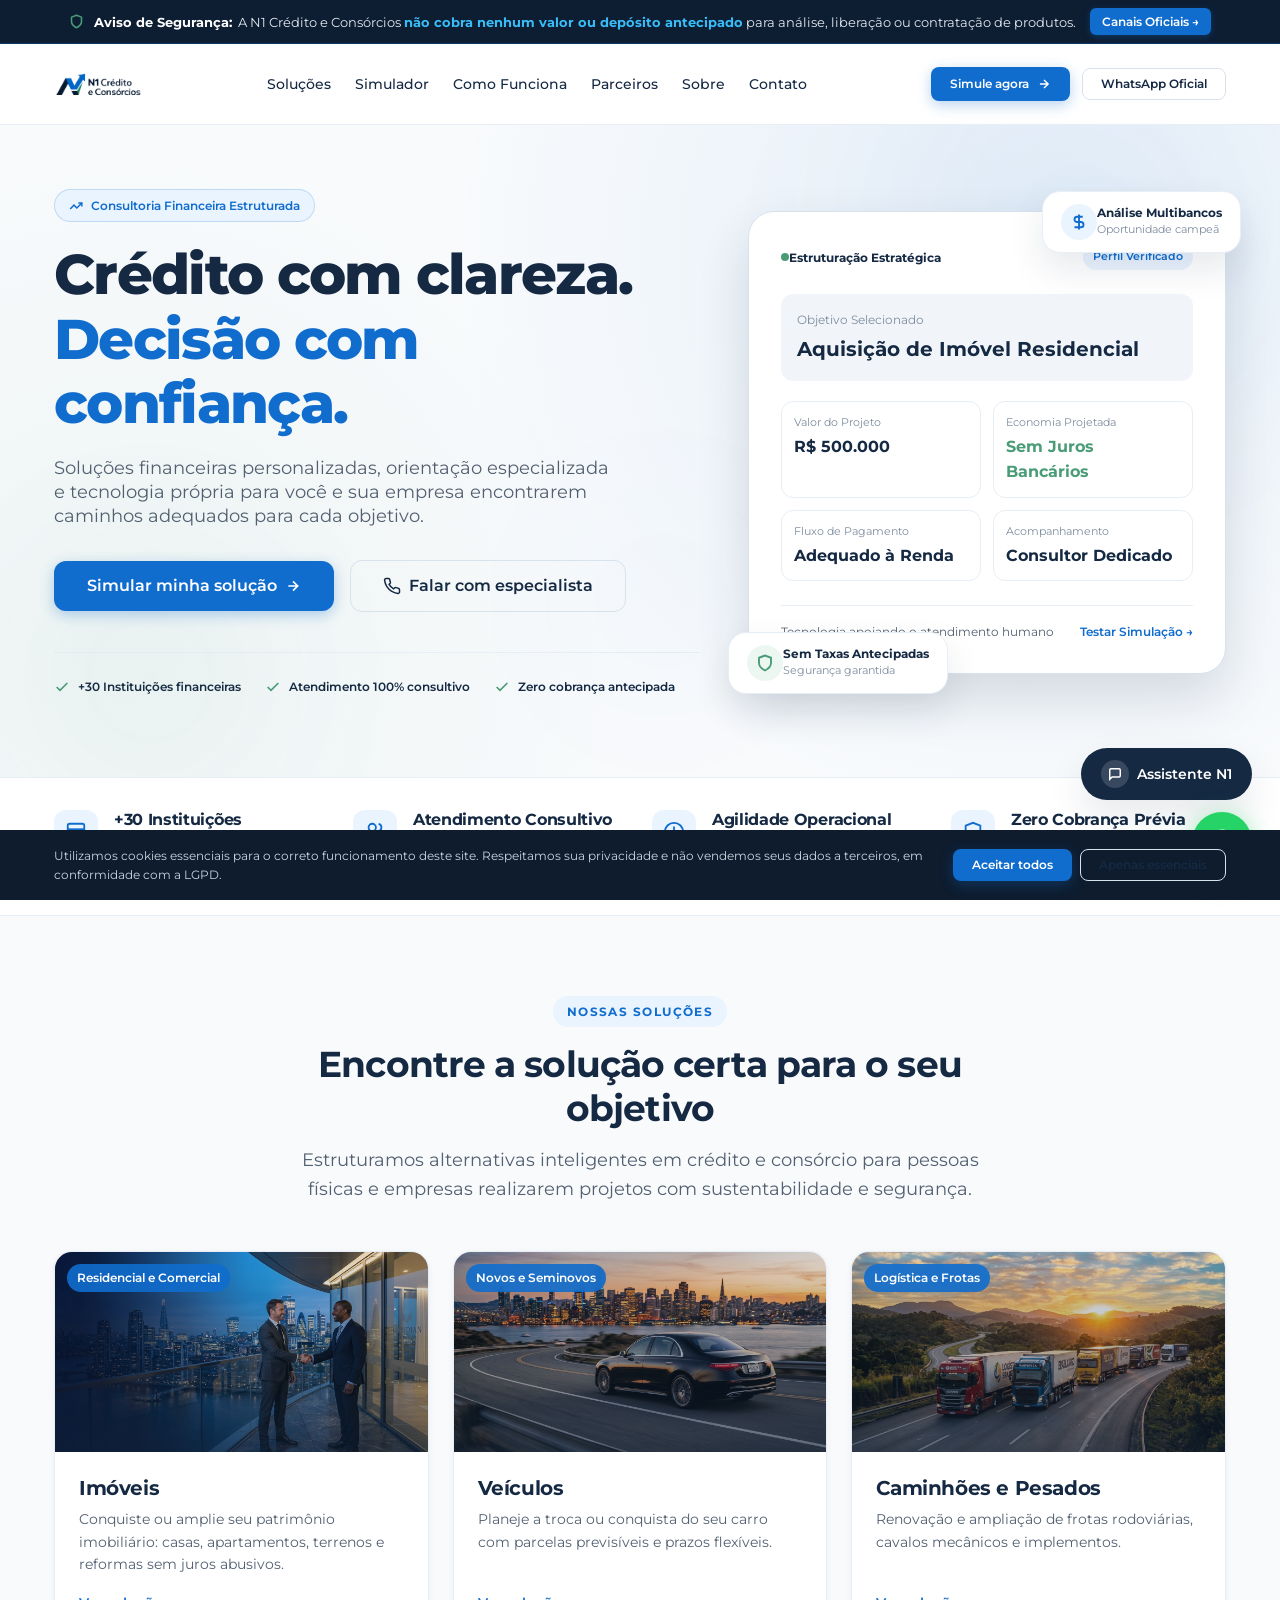
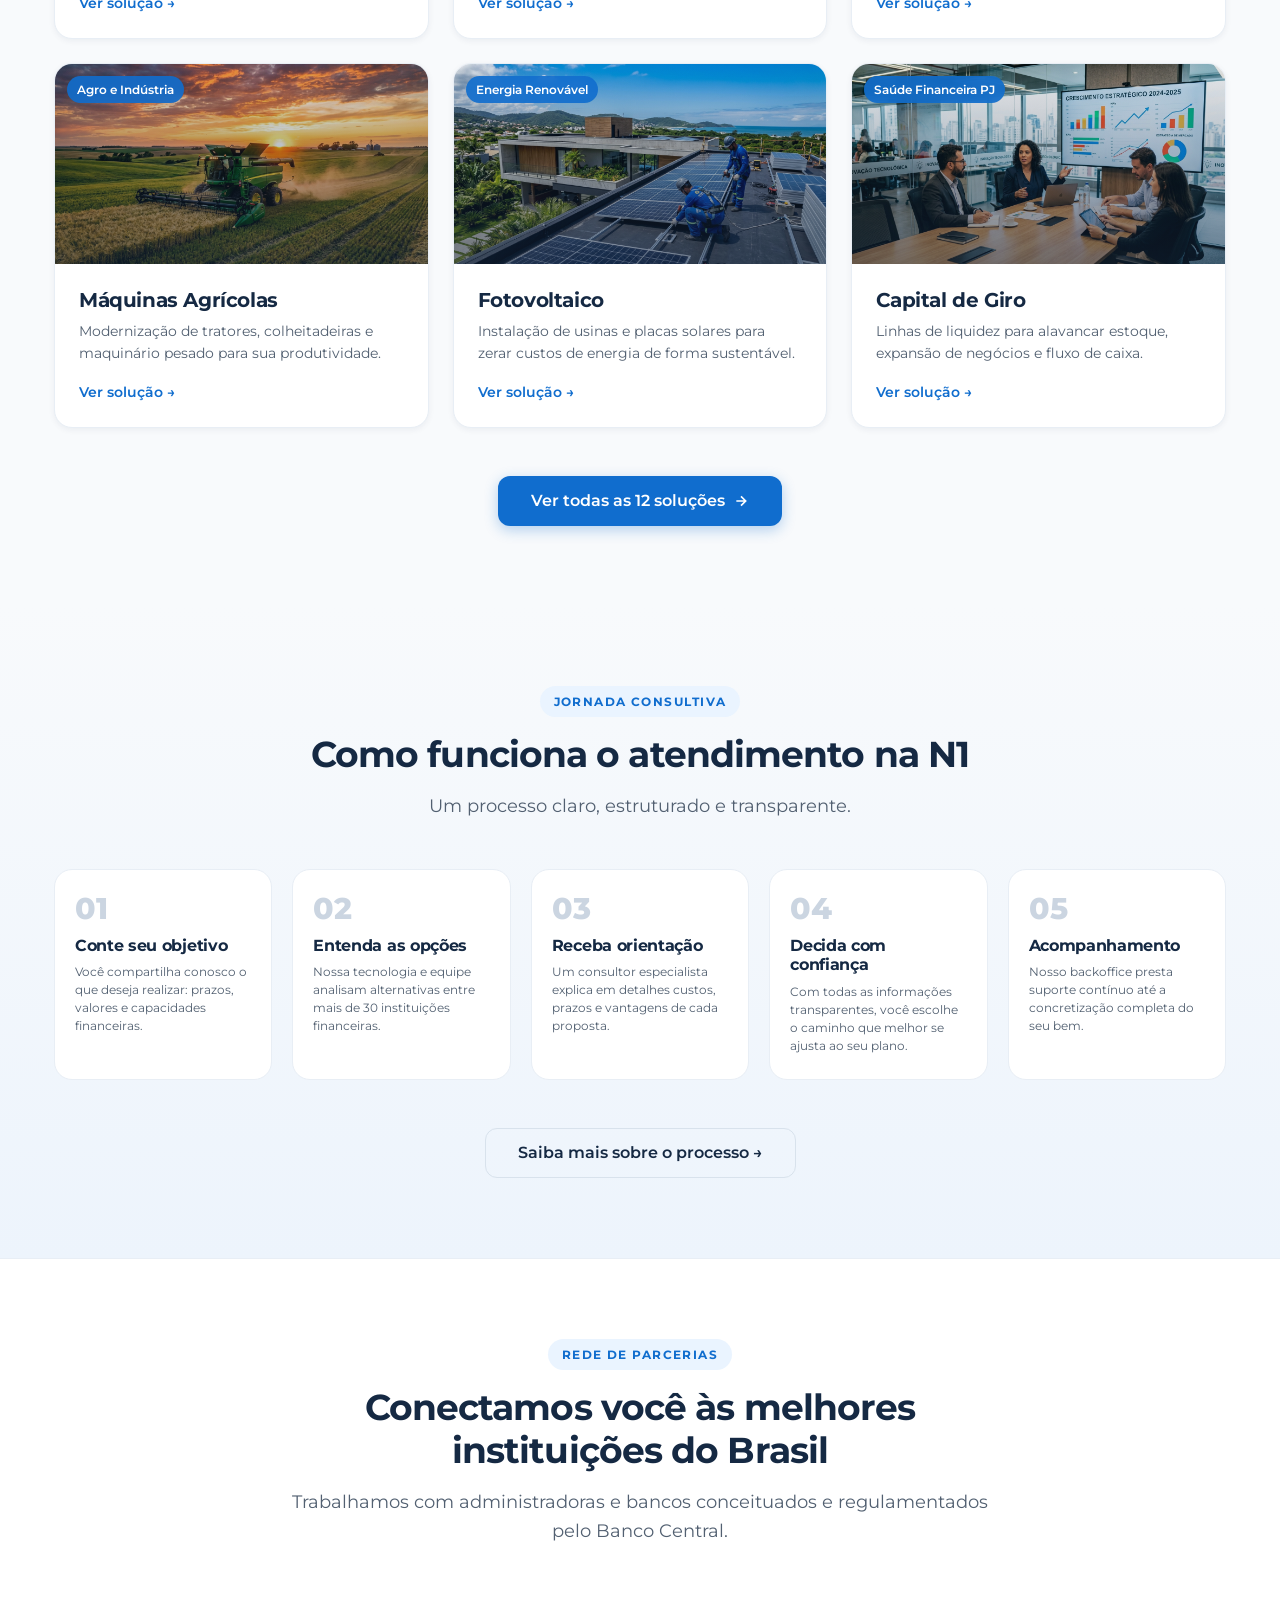
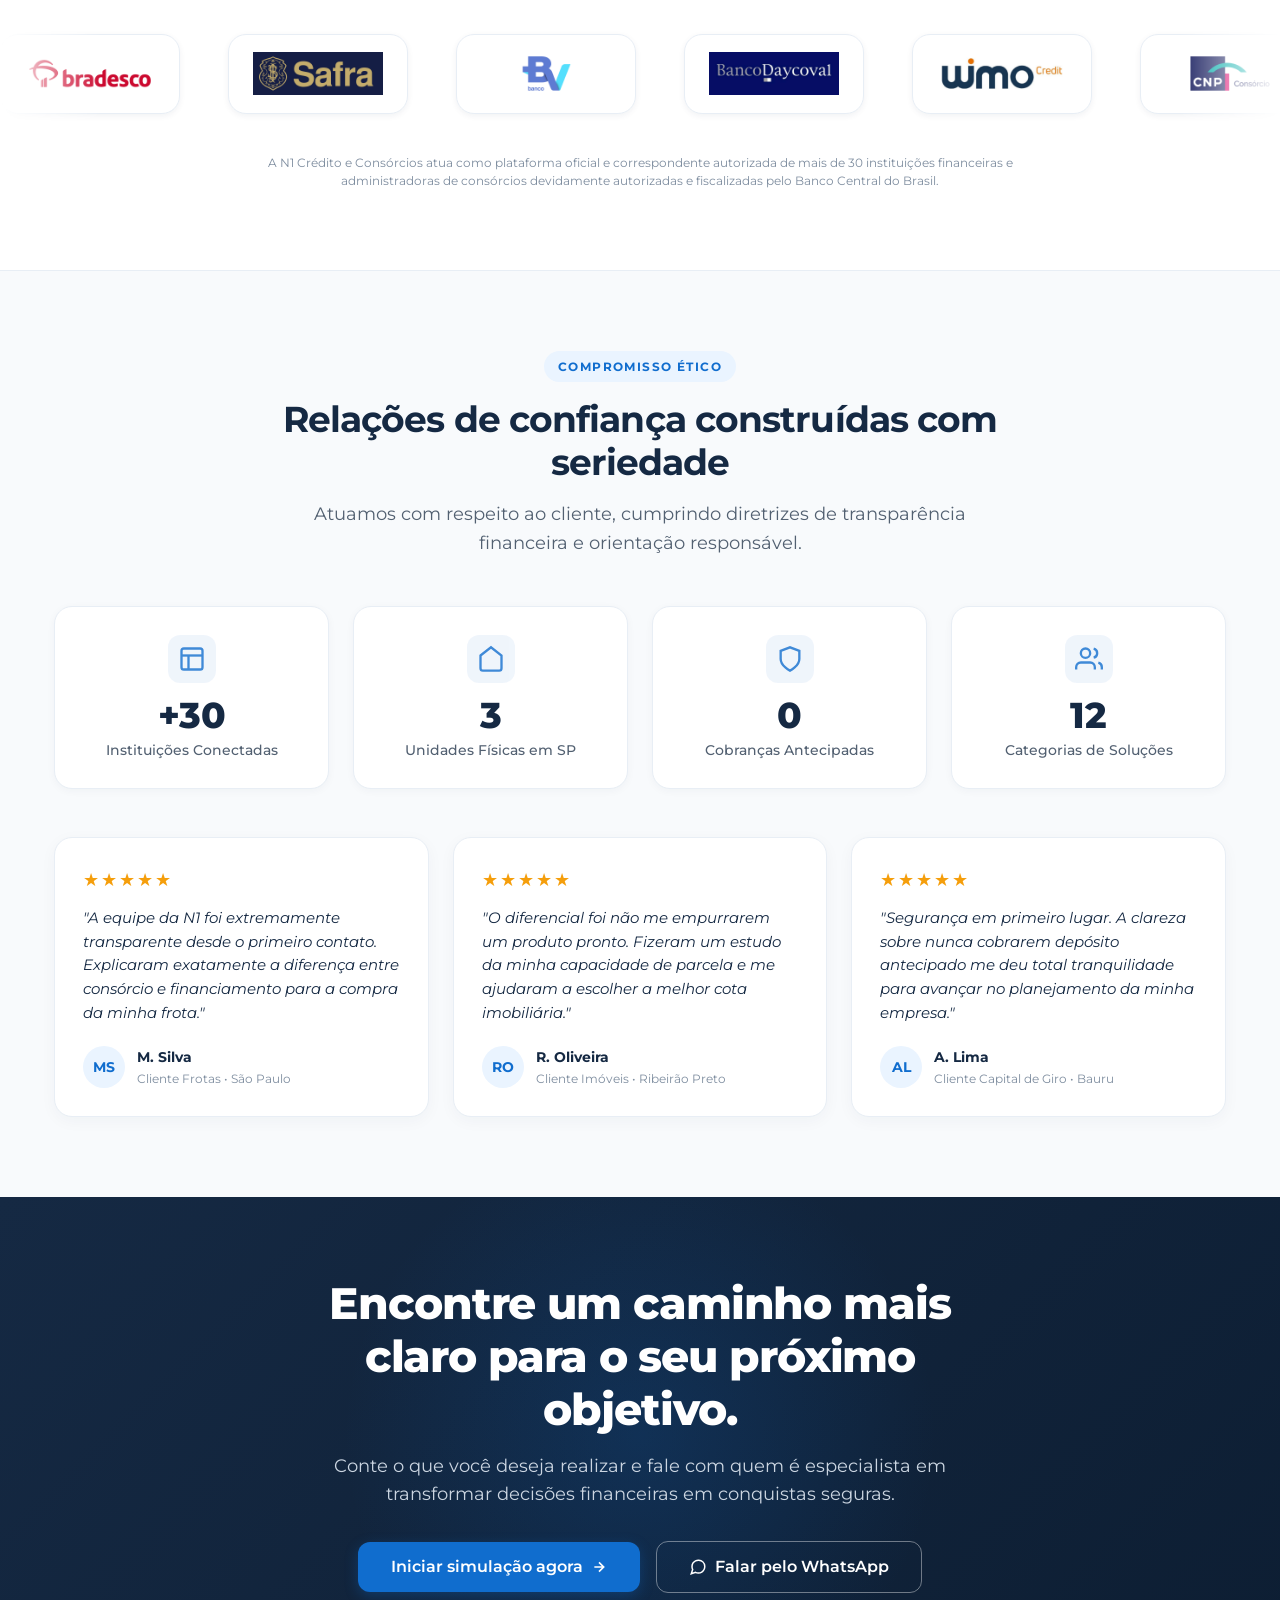
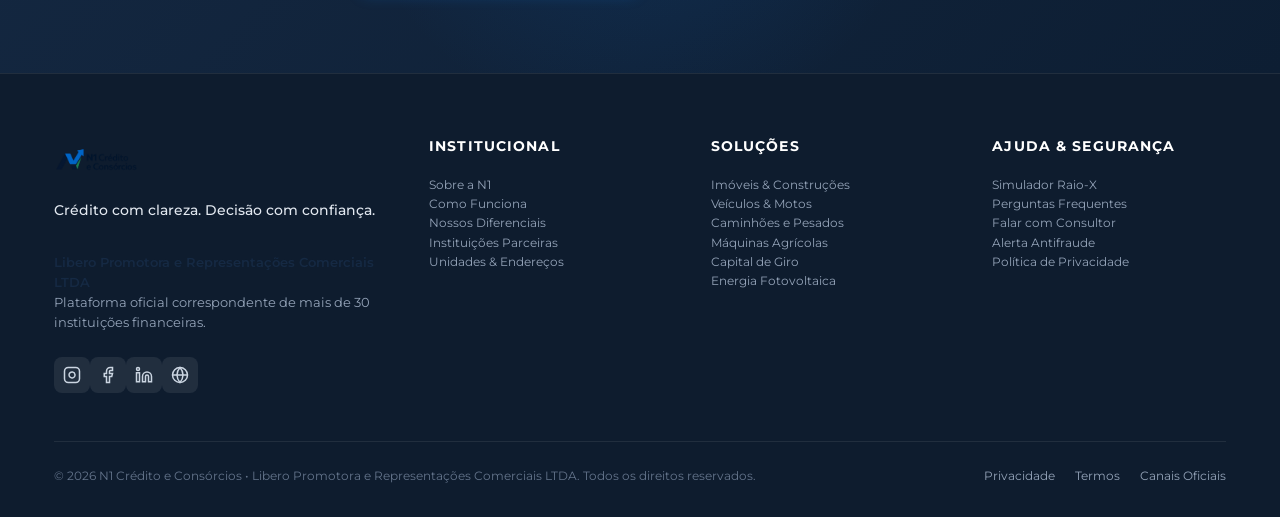
<file: index.html>
<!DOCTYPE html>
<html lang="pt-BR">

<head>
  <meta charset="UTF-8">
  <meta name="viewport" content="width=device-width, initial-scale=1.0">
  <meta http-equiv="X-UA-Compatible" content="IE=edge">

  <!-- SEO Primário -->
  <title>N1 Crédito e Consórcios — Crédito com clareza. Decisão com confiança.</title>
  <meta name="description"
    content="Soluções financeiras personalizadas em crédito e consórcio com atendimento consultivo e tecnologia. Plataforma conectada a mais de 30 instituições financeiras.">
  <meta name="keywords"
    content="crédito inteligente, consórcio, simulação de consórcio, consultoria financeira, crédito para imóveis, veículos, pesados, capital de giro, N1 créditos">
  <meta name="author" content="N1 Crédito e Consórcios">
  <meta name="robots" content="index, follow">
  <link rel="canonical" href="https://n1creditoeconsorcios.com.br/">

  <!-- Open Graph -->
  <meta property="og:type" content="website">
  <meta property="og:url" content="https://n1creditoeconsorcios.com.br/">
  <meta property="og:title" content="N1 Crédito e Consórcios — Crédito com clareza. Decisão com confiança.">
  <meta property="og:description"
    content="Consultoria especializada e soluções sob medida para suas conquistas patrimoniais e empresariais.">
  <meta property="og:image" content="assets/logos/n1-logo-horizontal-new.png">
  <meta property="og:locale" content="pt_BR">

  <!-- Twitter Card -->
  <meta name="twitter:card" content="summary_large_image">
  <meta name="twitter:title" content="N1 Crédito e Consórcios">
  <meta name="twitter:description" content="Crédito com clareza. Decisão com confiança.">

  <!-- Favicon -->
  <link rel="icon" type="image/svg+xml" href="assets/logos/favicon.svg">
  <link rel="apple-touch-icon" href="assets/logos/favicon.svg">

  <!-- Google Fonts -->
  <link rel="preconnect" href="https://fonts.googleapis.com">
  <link rel="preconnect" href="https://fonts.gstatic.com" crossorigin>
  <link
    href="https://fonts.googleapis.com/css2?family=Montserrat:ital,wght@0,300;0,400;0,500;0,600;0,700;0,800;1,400&display=swap"
    rel="stylesheet">

  <!-- CSS -->
  <link rel="stylesheet" href="css/tokens.css">
  <link rel="stylesheet" href="css/base.css">
  <link rel="stylesheet" href="css/components.css">
  <link rel="stylesheet" href="css/sections.css">
  <link rel="stylesheet" href="css/responsive.css">

  <!-- Schema.org -->
  <script type="application/ld+json">
  {
    "@context": "https://schema.org",
    "@type": "FinancialService",
    "name": "N1 Crédito e Consórcios",
    "legalName": "Libero Promotora e Representações Comerciais LTDA",
    "url": "https://n1creditoeconsorcios.com.br/",
    "description": "Consultoria financeira inteligente e humana, especializada em consórcios e crédito estruturado.",
    "telephone": "+55-11-3111-7700",
    "sameAs": [
      "https://www.instagram.com/n1creditoeconsorcios/",
      "https://linktr.ee/n1creditoeconsorcios",
      "https://www.facebook.com/consorcion1",
      "https://www.linkedin.com/company/consorcion1/"
    ]
  }
  </script>
</head>

<body>

  <a href="#conteudo-principal" class="skip-link">Pular para o conteúdo principal</a>

  <!-- =========================================================================
       ALERTA ANTIFRAUDE
       ========================================================================= -->
  <aside class="antifraude-banner" aria-label="Alerta institucional de segurança">
    <div class="container">
      <div class="antifraude-inner">
        <div class="antifraude-content">
          <svg class="antifraude-icon" width="15" height="15" viewBox="0 0 24 24" fill="none" stroke="currentColor"
            stroke-width="2.5" stroke-linecap="round" stroke-linejoin="round" aria-hidden="true">
            <path d="M12 22s8-4 8-10V5l-8-3-8 3v7c0 6 8 10 8 10z" />
          </svg>
          <span class="antifraude-text">
            <strong class="antifraude-highlight">Aviso de Segurança:</strong> A N1 Crédito e Consórcios <strong
              class="antifraude-strong">não cobra nenhum valor ou depósito antecipado</strong> para análise, liberação
            ou contratação de produtos.
          </span>
        </div>
        <a href="#" class="antifraude-link" data-open-modal="safety-modal"
          aria-label="Saiba como identificar canais oficiais da N1">
          Canais Oficiais →
        </a>
      </div>
    </div>
  </aside>

  <!-- =========================================================================
       HEADER & NAVEGAÇÃO
       ========================================================================= -->
  <header class="site-header" role="banner">
    <div class="container header-container">
      <!-- Logo -->
      <a href="index.html" class="header-brand" aria-label="N1 Crédito e Consórcios — Página Inicial">
        <img src="assets/logos/n1-logo-horizontal-new.png" alt="Logo N1 Crédito e Consórcios" class="header-logo"
          width="180" height="48">
      </a>

      <!-- Menu Desktop -->
      <nav class="header-nav" aria-label="Navegação Principal">
        <ul class="nav-list" role="menubar">
          <li role="none"><a href="solucoes.html" class="nav-link" role="menuitem">Soluções</a></li>
          <li role="none"><a href="simulador.html" class="nav-link" role="menuitem">Simulador</a></li>
          <li role="none"><a href="como-funciona.html" class="nav-link" role="menuitem">Como Funciona</a></li>
          <li role="none"><a href="parceiros.html" class="nav-link" role="menuitem">Parceiros</a></li>
          <li role="none"><a href="sobre.html" class="nav-link" role="menuitem">Sobre</a></li>
          <li role="none"><a href="contato.html" class="nav-link" role="menuitem">Contato</a></li>
        </ul>
      </nav>

      <!-- Ações Header -->
      <div class="header-actions">
        <a href="simulador.html" class="btn btn-primary btn-sm" data-cta-location="header_simular">
          <span>Simule agora</span>
          <svg width="14" height="14" viewBox="0 0 24 24" fill="none" stroke="currentColor" stroke-width="2.5">
            <path d="M5 12h14M12 5l7 7-7 7" />
          </svg>
        </a>
        <a href="https://wa.me/5511945339633?text=Ol%C3%A1!%20Vim%20pelo%20site%20da%20N1%20e%20gostaria%20de%20informa%C3%A7%C3%B5es."
          target="_blank" rel="noopener noreferrer" class="btn btn-outline btn-sm" aria-label="WhatsApp Oficial">
          WhatsApp Oficial
        </a>
        <button type="button" class="menu-toggle" id="menu-toggle" aria-label="Abrir menu" aria-expanded="false"
          aria-controls="mobile-drawer">
          <svg width="24" height="24" viewBox="0 0 24 24" fill="none" stroke="currentColor" stroke-width="2"
            aria-hidden="true">
            <line x1="3" y1="12" x2="21" y2="12"></line>
            <line x1="3" y1="6" x2="21" y2="6"></line>
            <line x1="3" y1="18" x2="21" y2="18"></line>
          </svg>
        </button>
      </div>
    </div>
  </header>

  <!-- Mobile Drawer -->
  <div class="mobile-drawer-backdrop" id="drawer-backdrop" aria-hidden="true"></div>
  <div class="mobile-nav-drawer" id="mobile-drawer" role="dialog" aria-modal="true" aria-label="Menu Mobile">
    <div>
      <div class="mobile-drawer-header">
        <img src="assets/logos/n1-logo-horizontal-new.png" alt="N1 Crédito e Consórcios" class="header-logo" width="140"
          height="38">
        <button type="button" class="mobile-drawer-close" id="drawer-close" aria-label="Fechar menu">
          <svg width="22" height="22" viewBox="0 0 24 24" fill="none" stroke="currentColor" stroke-width="2"
            aria-hidden="true">
            <line x1="18" y1="6" x2="6" y2="18"></line>
            <line x1="6" y1="6" x2="18" y2="18"></line>
          </svg>
        </button>
      </div>
      <nav class="mobile-nav-list">
        <a href="solucoes.html" class="mobile-nav-link">Soluções por Objetivo</a>
        <a href="simulador.html" class="mobile-nav-link">Simulador Raio-X</a>
        <a href="como-funciona.html" class="mobile-nav-link">Como Funciona</a>
        <a href="parceiros.html" class="mobile-nav-link">Instituições Parceiras</a>
        <a href="sobre.html" class="mobile-nav-link">Sobre a N1</a>
        <a href="contato.html" class="mobile-nav-link">Contato</a>
      </nav>
    </div>
    <div style="display:flex; flex-direction:column; gap:12px;">
      <a href="simulador.html" class="btn btn-primary btn-sm" style="text-align:center;">Simular Minha Solução</a>
      <a href="https://wa.me/5511945339633" target="_blank" rel="noopener noreferrer" class="btn btn-whatsapp btn-sm"
        style="text-align:center;">Falar pelo WhatsApp</a>
    </div>
  </div>

  <main id="conteudo-principal">

    <!-- =========================================================================
         HERO SECTION — REDESENHADA
         ========================================================================= -->
    <section class="hero-section" aria-labelledby="hero-title">
      <div class="hero-bg-shapes" aria-hidden="true">
        <div class="hero-shape shape-1"></div>
        <div class="hero-shape shape-2"></div>
        <div class="hero-shape shape-3"></div>
      </div>
      <div class="container">
        <div class="hero-grid">
          <!-- Coluna Esquerda -->
          <div class="hero-content">
            <div class="hero-badge">
              <svg width="14" height="14" viewBox="0 0 24 24" fill="none" stroke="currentColor" stroke-width="2.5"
                aria-hidden="true">
                <polyline points="22 7 13.5 15.5 8.5 10.5 2 17"></polyline>
                <polyline points="16 7 22 7 22 13"></polyline>
              </svg>
              <span>Consultoria Financeira Estruturada</span>
            </div>

            <h1 class="hero-title" id="hero-title">
              Crédito com clareza.<br>
              <span class="hero-title-accent">Decisão com confiança.</span>
            </h1>

            <p class="hero-description">
              Soluções financeiras personalizadas, orientação especializada e tecnologia própria para você e sua empresa
              encontrarem caminhos adequados para cada objetivo.
            </p>

            <div class="hero-actions">
              <a href="simulador.html" class="btn btn-primary btn-lg" data-cta-location="hero_simular">
                <span>Simular minha solução</span>
                <svg width="16" height="16" viewBox="0 0 24 24" fill="none" stroke="currentColor" stroke-width="2.5">
                  <path d="M5 12h14M12 5l7 7-7 7" />
                </svg>
              </a>
              <a href="https://wa.me/5511945339633?text=Ol%C3%A1!%20Gostaria%20de%20orienta%C3%A7%C3%A3o%20da%20N1."
                target="_blank" rel="noopener noreferrer" class="btn btn-outline btn-lg"
                data-cta-location="hero_especialista">
                <svg width="18" height="18" viewBox="0 0 24 24" fill="none" stroke="currentColor" stroke-width="2"
                  aria-hidden="true">
                  <path
                    d="M22 16.92v3a2 2 0 0 1-2.18 2 19.79 19.79 0 0 1-8.63-3.07 19.5 19.5 0 0 1-6-6 19.79 19.79 0 0 1-3.07-8.67A2 2 0 0 1 4.11 2h3a2 2 0 0 1 2 1.72c.127.96.361 1.903.7 2.81a2 2 0 0 1-.45 2.11L8.09 9.91a16 16 0 0 0 6 6l1.27-1.27a2 2 0 0 1 2.11-.45c.907.339 1.85.573 2.81.7A2 2 0 0 1 22 16.92z" />
                </svg>
                <span>Falar com especialista</span>
              </a>
            </div>

            <div class="hero-trust-row">
              <div class="hero-trust-item">
                <svg class="hero-trust-icon" width="16" height="16" viewBox="0 0 24 24" fill="none"
                  stroke="currentColor" stroke-width="2.5" aria-hidden="true">
                  <polyline points="20 6 9 17 4 12" />
                </svg>
                <span>+30 Instituições financeiras</span>
              </div>
              <div class="hero-trust-item">
                <svg class="hero-trust-icon" width="16" height="16" viewBox="0 0 24 24" fill="none"
                  stroke="currentColor" stroke-width="2.5" aria-hidden="true">
                  <polyline points="20 6 9 17 4 12" />
                </svg>
                <span>Atendimento 100% consultivo</span>
              </div>
              <div class="hero-trust-item">
                <svg class="hero-trust-icon" width="16" height="16" viewBox="0 0 24 24" fill="none"
                  stroke="currentColor" stroke-width="2.5" aria-hidden="true">
                  <polyline points="20 6 9 17 4 12" />
                </svg>
                <span>Zero cobrança antecipada</span>
              </div>
            </div>
          </div>

          <!-- Coluna Direita: Card Visual -->
          <div class="hero-visual">
            <div class="hero-floating-badge badge-top">
              <div class="floating-badge-icon blue">
                <svg width="18" height="18" viewBox="0 0 24 24" fill="none" stroke="currentColor" stroke-width="2.5">
                  <path d="M12 2v20M17 5H9.5a3.5 3.5 0 0 0 0 7h5a3.5 3.5 0 0 1 0 7H6" />
                </svg>
              </div>
              <div>
                <div class="floating-badge-title">Análise Multibancos</div>
                <div class="floating-badge-sub">Oportunidade campeã</div>
              </div>
            </div>

            <div class="hero-card">
              <div class="hero-card-header">
                <span class="hero-card-tag">Estruturação Estratégica</span>
                <span class="hero-card-status">Perfil Verificado</span>
              </div>

              <div class="hero-card-objective">
                <div class="hero-card-objective-label">Objetivo Selecionado</div>
                <div class="hero-card-objective-val">Aquisição de Imóvel Residencial</div>
              </div>

              <div class="hero-card-grid">
                <div class="hero-card-stat">
                  <div class="hero-card-stat-label">Valor do Projeto</div>
                  <div class="hero-card-stat-value">R$ 500.000</div>
                </div>
                <div class="hero-card-stat">
                  <div class="hero-card-stat-label">Economia Projetada</div>
                  <div class="hero-card-stat-value highlight-green">Sem Juros Bancários</div>
                </div>
                <div class="hero-card-stat">
                  <div class="hero-card-stat-label">Fluxo de Pagamento</div>
                  <div class="hero-card-stat-value">Adequado à Renda</div>
                </div>
                <div class="hero-card-stat">
                  <div class="hero-card-stat-label">Acompanhamento</div>
                  <div class="hero-card-stat-value">Consultor Dedicado</div>
                </div>
              </div>

              <div class="hero-card-footer">
                <span>Tecnologia apoiando o atendimento humano</span>
                <a href="simulador.html" style="font-weight:600; color:var(--brand-blue); font-size:12px;">Testar
                  Simulação →</a>
              </div>
            </div>

            <div class="hero-floating-badge badge-bottom">
              <div class="floating-badge-icon green">
                <svg width="18" height="18" viewBox="0 0 24 24" fill="none" stroke="currentColor" stroke-width="2.5">
                  <path d="M12 22s8-4 8-10V5l-8-3-8 3v7c0 6 8 10 8 10z" />
                </svg>
              </div>
              <div>
                <div class="floating-badge-title">Sem Taxas Antecipadas</div>
                <div class="floating-badge-sub">Segurança garantida</div>
              </div>
            </div>
          </div>
        </div>
      </div>
    </section>

    <!-- =========================================================================
         TRUST BAR
         ========================================================================= -->
    <section class="trust-bar-section" aria-label="Diferenciais de confiança N1">
      <div class="container">
        <div class="trust-bar-grid">
          <div class="trust-item">
            <div class="trust-icon-box">
              <svg width="22" height="22" viewBox="0 0 24 24" fill="none" stroke="currentColor" stroke-width="2">
                <rect x="3" y="3" width="18" height="18" rx="2" ry="2"></rect>
                <line x1="3" y1="9" x2="21" y2="9"></line>
                <line x1="9" y1="21" x2="9" y2="9"></line>
              </svg>
            </div>
            <div class="trust-text">
              <h3>+30 Instituições</h3>
              <p>Conexão com os principais bancos e administradoras do país.</p>
            </div>
          </div>
          <div class="trust-item">
            <div class="trust-icon-box">
              <svg width="22" height="22" viewBox="0 0 24 24" fill="none" stroke="currentColor" stroke-width="2">
                <path d="M17 21v-2a4 4 0 0 0-4-4H5a4 4 0 0 0-4 4v2"></path>
                <circle cx="9" cy="7" r="4"></circle>
                <path d="M23 21v-2a4 4 0 0 0-3-3.87"></path>
                <path d="M16 3.13a4 4 0 0 1 0 7.75"></path>
              </svg>
            </div>
            <div class="trust-text">
              <h3>Atendimento Consultivo</h3>
              <p>Especialistas dedicados a entender a necessidade de cada cliente.</p>
            </div>
          </div>
          <div class="trust-item">
            <div class="trust-icon-box">
              <svg width="22" height="22" viewBox="0 0 24 24" fill="none" stroke="currentColor" stroke-width="2">
                <circle cx="12" cy="12" r="10"></circle>
                <polyline points="12 6 12 12 16 14"></polyline>
              </svg>
            </div>
            <div class="trust-text">
              <h3>Agilidade Operacional</h3>
              <p>Backoffice estruturado para dar agilidade e tranquilidade à jornada.</p>
            </div>
          </div>
          <div class="trust-item">
            <div class="trust-icon-box">
              <svg width="22" height="22" viewBox="0 0 24 24" fill="none" stroke="currentColor" stroke-width="2">
                <path d="M12 22s8-4 8-10V5l-8-3-8 3v7c0 6 8 10 8 10z"></path>
              </svg>
            </div>
            <div class="trust-text">
              <h3>Zero Cobrança Prévia</h3>
              <p>Segurança total: nenhuma cobrança antes de contratações formais.</p>
            </div>
          </div>
        </div>
      </div>
    </section>

    <!-- =========================================================================
         SOLUÇÕES (Preview)
         ========================================================================= -->
    <section class="section" id="solucoes-preview" aria-labelledby="solucoes-preview-title">
      <div class="container">
        <div class="section-header">
          <span class="section-tag">Nossas Soluções</span>
          <h2 class="section-title" id="solucoes-preview-title">Encontre a solução certa para o seu objetivo</h2>
          <p class="section-subtitle">
            Estruturamos alternativas inteligentes em crédito e consórcio para pessoas físicas e empresas realizarem
            projetos com sustentabilidade e segurança.
          </p>
        </div>

        <div class="solutions-visual-grid">

          <!-- Card Imóveis -->
          <article class="sol-visual-card" data-group="imoveis">
            <div class="sol-visual-img-wrap">
              <img src="assets/images/solutions/imoveis.jpg" alt="Consórcio para Imóveis" class="sol-visual-img"
                loading="lazy">
              <div class="sol-visual-overlay"></div>
              <span class="sol-visual-badge">Residencial e Comercial</span>
            </div>
            <div class="sol-visual-content">
              <h3 class="sol-visual-title">Imóveis</h3>
              <p class="sol-visual-desc">Conquiste ou amplie seu patrimônio imobiliário: casas, apartamentos, terrenos e
                reformas sem juros abusivos.</p>
              <a href="solucoes.html#imoveis" class="sol-visual-link">Ver solução →</a>
            </div>
          </article>

          <!-- Card Veículos -->
          <article class="sol-visual-card" data-group="veiculos">
            <div class="sol-visual-img-wrap">
              <img src="assets/images/solutions/veiculos.jpg" alt="Consórcio para Veículos" class="sol-visual-img"
                loading="lazy">
              <div class="sol-visual-overlay"></div>
              <span class="sol-visual-badge">Novos e Seminovos</span>
            </div>
            <div class="sol-visual-content">
              <h3 class="sol-visual-title">Veículos</h3>
              <p class="sol-visual-desc">Planeje a troca ou conquista do seu carro com parcelas previsíveis e prazos
                flexíveis.</p>
              <a href="solucoes.html#veiculos" class="sol-visual-link">Ver solução →</a>
            </div>
          </article>

          <!-- Card Pesados -->
          <article class="sol-visual-card" data-group="pesados">
            <div class="sol-visual-img-wrap">
              <img src="assets/images/solutions/pesados.jpg" alt="Consórcio para Caminhões e Pesados"
                class="sol-visual-img" loading="lazy">
              <div class="sol-visual-overlay"></div>
              <span class="sol-visual-badge">Logística e Frotas</span>
            </div>
            <div class="sol-visual-content">
              <h3 class="sol-visual-title">Caminhões e Pesados</h3>
              <p class="sol-visual-desc">Renovação e ampliação de frotas rodoviárias, cavalos mecânicos e implementos.
              </p>
              <a href="solucoes.html#pesados" class="sol-visual-link">Ver solução →</a>
            </div>
          </article>

          <!-- Card Agro -->
          <article class="sol-visual-card" data-group="agro">
            <div class="sol-visual-img-wrap">
              <img src="assets/images/solutions/agro.jpg" alt="Máquinas Agrícolas" class="sol-visual-img"
                loading="lazy">
              <div class="sol-visual-overlay"></div>
              <span class="sol-visual-badge">Agro e Indústria</span>
            </div>
            <div class="sol-visual-content">
              <h3 class="sol-visual-title">Máquinas Agrícolas</h3>
              <p class="sol-visual-desc">Modernização de tratores, colheitadeiras e maquinário pesado para sua
                produtividade.</p>
              <a href="solucoes.html#maquinas" class="sol-visual-link">Ver solução →</a>
            </div>
          </article>

          <!-- Card Solar -->
          <article class="sol-visual-card" data-group="solar">
            <div class="sol-visual-img-wrap">
              <img src="assets/images/solutions/solar.jpg" alt="Energia Solar" class="sol-visual-img" loading="lazy">
              <div class="sol-visual-overlay"></div>
              <span class="sol-visual-badge">Energia Renovável</span>
            </div>
            <div class="sol-visual-content">
              <h3 class="sol-visual-title">Fotovoltaico</h3>
              <p class="sol-visual-desc">Instalação de usinas e placas solares para zerar custos de energia de forma
                sustentável.</p>
              <a href="solucoes.html#solar" class="sol-visual-link">Ver solução →</a>
            </div>
          </article>

          <!-- Card Capital de Giro -->
          <article class="sol-visual-card" data-group="capital">
            <div class="sol-visual-img-wrap">
              <img src="assets/images/solutions/capital.jpg" alt="Capital de Giro Empresarial" class="sol-visual-img"
                loading="lazy">
              <div class="sol-visual-overlay"></div>
              <span class="sol-visual-badge">Saúde Financeira PJ</span>
            </div>
            <div class="sol-visual-content">
              <h3 class="sol-visual-title">Capital de Giro</h3>
              <p class="sol-visual-desc">Linhas de liquidez para alavancar estoque, expansão de negócios e fluxo de
                caixa.</p>
              <a href="solucoes.html#capital" class="sol-visual-link">Ver solução →</a>
            </div>
          </article>

        </div>

        <div style="text-align:center; margin-top:var(--space-48);">
          <a href="solucoes.html" class="btn btn-primary btn-lg">
            Ver todas as 12 soluções
            <svg width="16" height="16" viewBox="0 0 24 24" fill="none" stroke="currentColor" stroke-width="2.5">
              <path d="M5 12h14M12 5l7 7-7 7" />
            </svg>
          </a>
        </div>
      </div>
    </section>

    <!-- =========================================================================
         COMO FUNCIONA (Preview)
         ========================================================================= -->
    <section class="section section-tint" id="como-funciona-preview" aria-labelledby="como-funciona-title">
      <div class="container">
        <div class="section-header">
          <span class="section-tag">Jornada Consultiva</span>
          <h2 class="section-title" id="como-funciona-title">Como funciona o atendimento na N1</h2>
          <p class="section-subtitle">Um processo claro, estruturado e transparente.</p>
        </div>

        <div class="how-it-works-timeline">
          <div class="timeline-step">
            <span class="step-number">01</span>
            <h3 class="step-title">Conte seu objetivo</h3>
            <p class="step-desc">Você compartilha conosco o que deseja realizar: prazos, valores e capacidades
              financeiras.</p>
          </div>
          <div class="timeline-step">
            <span class="step-number">02</span>
            <h3 class="step-title">Entenda as opções</h3>
            <p class="step-desc">Nossa tecnologia e equipe analisam alternativas entre mais de 30 instituições
              financeiras.</p>
          </div>
          <div class="timeline-step">
            <span class="step-number">03</span>
            <h3 class="step-title">Receba orientação</h3>
            <p class="step-desc">Um consultor especialista explica em detalhes custos, prazos e vantagens de cada
              proposta.</p>
          </div>
          <div class="timeline-step">
            <span class="step-number">04</span>
            <h3 class="step-title">Decida com confiança</h3>
            <p class="step-desc">Com todas as informações transparentes, você escolhe o caminho que melhor se ajusta ao
              seu plano.</p>
          </div>
          <div class="timeline-step">
            <span class="step-number">05</span>
            <h3 class="step-title">Acompanhamento</h3>
            <p class="step-desc">Nosso backoffice presta suporte contínuo até a concretização completa do seu bem.</p>
          </div>
        </div>

        <div style="text-align:center; margin-top:var(--space-48);">
          <a href="como-funciona.html" class="btn btn-outline btn-lg">Saiba mais sobre o processo →</a>
        </div>
      </div>
    </section>

    <!-- =========================================================================
         PARCEIROS — CARROSSEL LOOPING
         ========================================================================= -->
    <section class="section section-alt" id="parceiros-preview" aria-labelledby="parceiros-title">
      <div class="container">
        <div class="section-header">
          <span class="section-tag">Rede de Parcerias</span>
          <h2 class="section-title" id="parceiros-title">Conectamos você às melhores instituições do Brasil</h2>
          <p class="section-subtitle">Trabalhamos com administradoras e bancos conceituados e regulamentados pelo Banco
            Central.</p>
        </div>
      </div>

      <!-- Carrossel de logos sem container para ir de borda a borda -->
      <div class="partners-carousel-wrap" aria-label="Logotipos dos parceiros da N1">
        <div class="partners-carousel-track">
          <!-- Set 1 -->
          <div class="carousel-logo-item"><img src="assets/images/partners/bradesco.png" alt="Banco Bradesco"
              loading="lazy"></div>
          <div class="carousel-logo-item"><img src="assets/images/partners/safra.png" alt="Banco Safra" loading="lazy">
          </div>
          <div class="carousel-logo-item"><img src="assets/images/partners/bv.png" alt="Banco BV" loading="lazy"></div>
          <div class="carousel-logo-item"><img src="assets/images/partners/daycoval.png" alt="Banco Daycoval"
              loading="lazy"></div>
          <div class="carousel-logo-item"><img src="assets/images/partners/wimo.png" alt="Wimo" loading="lazy"></div>
          <div class="carousel-logo-item"><img src="assets/images/partners/cnp.png" alt="CNP Consórcio" loading="lazy">
          </div>
          <div class="carousel-logo-item"><img src="assets/images/partners/abac.png" alt="ABAC" loading="lazy"></div>
          <div class="carousel-logo-item"><img src="assets/images/partners/bacen.svg" alt="Banco Central"
              loading="lazy"></div>
          <!-- Set 2 (duplicate for seamless loop) -->
          <div class="carousel-logo-item" aria-hidden="true"><img src="assets/images/partners/bradesco.png" alt=""
              loading="lazy"></div>
          <div class="carousel-logo-item" aria-hidden="true"><img src="assets/images/partners/safra.png" alt=""
              loading="lazy"></div>
          <div class="carousel-logo-item" aria-hidden="true"><img src="assets/images/partners/bv.png" alt=""
              loading="lazy"></div>
          <div class="carousel-logo-item" aria-hidden="true"><img src="assets/images/partners/daycoval.png" alt=""
              loading="lazy"></div>
          <div class="carousel-logo-item" aria-hidden="true"><img src="assets/images/partners/wimo.png" alt=""
              loading="lazy"></div>
          <div class="carousel-logo-item" aria-hidden="true"><img src="assets/images/partners/cnp.png" alt=""
              loading="lazy"></div>
          <div class="carousel-logo-item" aria-hidden="true"><img src="assets/images/partners/abac.png" alt=""
              loading="lazy"></div>
          <div class="carousel-logo-item" aria-hidden="true"><img src="assets/images/partners/bacen.svg" alt=""
              loading="lazy"></div>
        </div>
      </div>

      <div class="container">
        <p class="partners-disclaimer">
          A N1 Crédito e Consórcios atua como plataforma oficial e correspondente autorizada de mais de 30 instituições
          financeiras e administradoras de consórcios devidamente autorizadas e fiscalizadas pelo Banco Central do
          Brasil.
        </p>
      </div>
    </section>

    <!-- =========================================================================
         STATS / PROVA SOCIAL
         ========================================================================= -->
    <section class="section" id="compromisso" aria-labelledby="compromisso-title">
      <div class="container">
        <div class="section-header">
          <span class="section-tag">Compromisso Ético</span>
          <h2 class="section-title" id="compromisso-title">Relações de confiança construídas com seriedade</h2>
          <p class="section-subtitle">Atuamos com respeito ao cliente, cumprindo diretrizes de transparência financeira
            e orientação responsável.</p>
        </div>

        <div class="proof-stats-row">
          <div class="proof-stat-card">
            <div class="proof-stat-icon">
              <svg width="28" height="28" viewBox="0 0 24 24" fill="none" stroke="currentColor" stroke-width="2">
                <rect x="3" y="3" width="18" height="18" rx="2" ry="2"></rect>
                <line x1="3" y1="9" x2="21" y2="9"></line>
                <line x1="9" y1="21" x2="9" y2="9"></line>
              </svg>
            </div>
            <div class="proof-stat-val">+30</div>
            <div class="proof-stat-label">Instituições Conectadas</div>
          </div>
          <div class="proof-stat-card">
            <div class="proof-stat-icon">
              <svg width="28" height="28" viewBox="0 0 24 24" fill="none" stroke="currentColor" stroke-width="2">
                <path d="M3 9l9-7 9 7v11a2 2 0 0 1-2 2H5a2 2 0 0 1-2-2z"></path>
              </svg>
            </div>
            <div class="proof-stat-val">3</div>
            <div class="proof-stat-label">Unidades Físicas em SP</div>
          </div>
          <div class="proof-stat-card">
            <div class="proof-stat-icon">
              <svg width="28" height="28" viewBox="0 0 24 24" fill="none" stroke="currentColor" stroke-width="2">
                <path d="M12 22s8-4 8-10V5l-8-3-8 3v7c0 6 8 10 8 10z"></path>
              </svg>
            </div>
            <div class="proof-stat-val">0</div>
            <div class="proof-stat-label">Cobranças Antecipadas</div>
          </div>
          <div class="proof-stat-card">
            <div class="proof-stat-icon">
              <svg width="28" height="28" viewBox="0 0 24 24" fill="none" stroke="currentColor" stroke-width="2">
                <path d="M17 21v-2a4 4 0 0 0-4-4H5a4 4 0 0 0-4 4v2"></path>
                <circle cx="9" cy="7" r="4"></circle>
                <path d="M23 21v-2a4 4 0 0 0-3-3.87"></path>
                <path d="M16 3.13a4 4 0 0 1 0 7.75"></path>
              </svg>
            </div>
            <div class="proof-stat-val">12</div>
            <div class="proof-stat-label">Categorias de Soluções</div>
          </div>
        </div>

        <!-- Depoimentos -->
        <div class="proof-cards-grid" style="margin-top:var(--space-48);">
          <div class="proof-card">
            <div class="proof-stars" aria-label="5 estrelas">★★★★★</div>
            <p class="proof-quote">
              "A equipe da N1 foi extremamente transparente desde o primeiro contato. Explicaram exatamente a diferença
              entre consórcio e financiamento para a compra da minha frota."
            </p>
            <div class="proof-author">
              <div class="proof-author-avatar">MS</div>
              <div>
                <div class="proof-author-name">M. Silva</div>
                <div class="proof-author-sub">Cliente Frotas &bull; São Paulo</div>
              </div>
            </div>
          </div>

          <div class="proof-card">
            <div class="proof-stars" aria-label="5 estrelas">★★★★★</div>
            <p class="proof-quote">
              "O diferencial foi não me empurrarem um produto pronto. Fizeram um estudo da minha capacidade de parcela e
              me ajudaram a escolher a melhor cota imobiliária."
            </p>
            <div class="proof-author">
              <div class="proof-author-avatar">RO</div>
              <div>
                <div class="proof-author-name">R. Oliveira</div>
                <div class="proof-author-sub">Cliente Imóveis &bull; Ribeirão Preto</div>
              </div>
            </div>
          </div>

          <div class="proof-card">
            <div class="proof-stars" aria-label="5 estrelas">★★★★★</div>
            <p class="proof-quote">
              "Segurança em primeiro lugar. A clareza sobre nunca cobrarem depósito antecipado me deu total
              tranquilidade para avançar no planejamento da minha empresa."
            </p>
            <div class="proof-author">
              <div class="proof-author-avatar">AL</div>
              <div>
                <div class="proof-author-name">A. Lima</div>
                <div class="proof-author-sub">Cliente Capital de Giro &bull; Bauru</div>
              </div>
            </div>
          </div>
        </div>
      </div>
    </section>

    <!-- =========================================================================
         CTA FINAL
         ========================================================================= -->
    <section class="cta-final-section" aria-labelledby="cta-final-title">
      <div class="container">
        <div class="cta-final-content">
          <h2 class="cta-final-title" id="cta-final-title">
            Encontre um caminho mais claro para o seu próximo objetivo.
          </h2>
          <p class="cta-final-subtitle">
            Conte o que você deseja realizar e fale com quem é especialista em transformar decisões financeiras em
            conquistas seguras.
          </p>
          <div class="cta-final-actions">
            <a href="simulador.html" class="btn btn-primary btn-lg" data-cta-location="cta_final_simular">
              <span>Iniciar simulação agora</span>
              <svg width="16" height="16" viewBox="0 0 24 24" fill="none" stroke="currentColor" stroke-width="2.5">
                <path d="M5 12h14M12 5l7 7-7 7" />
              </svg>
            </a>
            <a href="https://wa.me/5511945339633?text=Ol%C3%A1!%20Vim%20pelo%20site%20da%20N1%20e%20gostaria%20de%20falar%20com%20um%20especialista."
              target="_blank" rel="noopener noreferrer" class="btn btn-outline-white btn-lg"
              data-cta-location="cta_final_whatsapp">
              <svg width="18" height="18" viewBox="0 0 24 24" fill="none" stroke="currentColor" stroke-width="2">
                <path
                  d="M21 11.5a8.38 8.38 0 0 1-.9 3.8 8.5 8.5 0 0 1-7.6 4.7 8.38 8.38 0 0 1-3.8-.9L3 21l1.9-5.7a8.38 8.38 0 0 1-.9-3.8 8.5 8.5 0 0 1 4.7-7.6 8.38 8.38 0 0 1 3.8-.9h.5a8.48 8.48 0 0 1 8 8v.5z" />
              </svg>
              <span>Falar pelo WhatsApp</span>
            </a>
          </div>
        </div>
      </div>
    </section>

  </main>

  <!-- =========================================================================
       RODAPÉ
       ========================================================================= -->
  <footer class="site-footer" role="contentinfo">
    <div class="container">
      <div class="footer-grid">
        <!-- Coluna 1: Marca -->
        <div class="footer-brand-col">
          <a href="index.html" aria-label="N1 Crédito e Consórcios — Início" class="footer-logo-wrap">
            <img src="assets/logos/n1-logo-horizontal-new.png" alt="Logo N1 Crédito e Consórcios" class="footer-logo"
              width="160" height="38" loading="lazy">
          </a>
          <p class="footer-slogan">Crédito com clareza. Decisão com confiança.</p>
          <div class="footer-corporate">
            <strong>Libero Promotora e Representações Comerciais LTDA</strong><br>
            Plataforma oficial correspondente de mais de 30 instituições financeiras.
          </div>
          <div class="footer-socials" aria-label="Redes sociais oficiais da N1">
            <a href="https://www.instagram.com/n1creditoeconsorcios/" target="_blank" rel="noopener noreferrer"
              class="social-btn" aria-label="Instagram da N1">
              <svg width="18" height="18" viewBox="0 0 24 24" fill="none" stroke="currentColor" stroke-width="2">
                <rect x="2" y="2" width="20" height="20" rx="5" ry="5"></rect>
                <path d="M16 11.37A4 4 0 1 1 12.63 8 4 4 0 0 1 16 11.37z"></path>
                <line x1="17.5" y1="6.5" x2="17.51" y2="6.5"></line>
              </svg>
            </a>
            <a href="https://www.facebook.com/consorcion1" target="_blank" rel="noopener noreferrer" class="social-btn"
              aria-label="Facebook da N1">
              <svg width="18" height="18" viewBox="0 0 24 24" fill="none" stroke="currentColor" stroke-width="2">
                <path d="M18 2h-3a5 5 0 0 0-5 5v3H7v4h3v8h4v-8h3l1-4h-4V7a1 1 0 0 1 1-1h3z"></path>
              </svg>
            </a>
            <a href="https://www.linkedin.com/company/consorcion1/" target="_blank" rel="noopener noreferrer"
              class="social-btn" aria-label="LinkedIn da N1">
              <svg width="18" height="18" viewBox="0 0 24 24" fill="none" stroke="currentColor" stroke-width="2">
                <path d="M16 8a6 6 0 0 1 6 6v7h-4v-7a2 2 0 0 0-2-2 2 2 0 0 0-2 2v7h-4v-7a6 6 0 0 1 6-6z"></path>
                <rect x="2" y="9" width="4" height="12"></rect>
                <circle cx="4" cy="4" r="2"></circle>
              </svg>
            </a>
            <a href="https://linktr.ee/n1creditoeconsorcios" target="_blank" rel="noopener noreferrer"
              class="social-btn" aria-label="Linktree da N1">
              <svg width="18" height="18" viewBox="0 0 24 24" fill="none" stroke="currentColor" stroke-width="2">
                <circle cx="12" cy="12" r="10"></circle>
                <line x1="2" y1="12" x2="22" y2="12"></line>
                <path d="M12 2a15.3 15.3 0 0 1 4 10 15.3 15.3 0 0 1-4 10 15.3 15.3 0 0 1-4-10 15.3 15.3 0 0 1 4-10z">
                </path>
              </svg>
            </a>
          </div>
        </div>

        <!-- Coluna 2: Institucional -->
        <div>
          <h4 class="footer-col-title">Institucional</h4>
          <nav class="footer-nav-list" aria-label="Links Institucionais">
            <a href="sobre.html" class="footer-nav-link">Sobre a N1</a>
            <a href="como-funciona.html" class="footer-nav-link">Como Funciona</a>
            <a href="sobre.html#diferenciais" class="footer-nav-link">Nossos Diferenciais</a>
            <a href="parceiros.html" class="footer-nav-link">Instituições Parceiras</a>
            <a href="contato.html#unidades" class="footer-nav-link">Unidades &amp; Endereços</a>
          </nav>
        </div>

        <!-- Coluna 3: Soluções -->
        <div>
          <h4 class="footer-col-title">Soluções</h4>
          <nav class="footer-nav-list" aria-label="Links de Soluções">
            <a href="solucoes.html#imoveis" class="footer-nav-link">Imóveis &amp; Construções</a>
            <a href="solucoes.html#veiculos" class="footer-nav-link">Veículos &amp; Motos</a>
            <a href="solucoes.html#pesados" class="footer-nav-link">Caminhões e Pesados</a>
            <a href="solucoes.html#maquinas" class="footer-nav-link">Máquinas Agrícolas</a>
            <a href="solucoes.html#capital" class="footer-nav-link">Capital de Giro</a>
            <a href="solucoes.html#solar" class="footer-nav-link">Energia Fotovoltaica</a>
          </nav>
        </div>

        <!-- Coluna 4: Ajuda & Segurança -->
        <div>
          <h4 class="footer-col-title">Ajuda &amp; Segurança</h4>
          <nav class="footer-nav-list" aria-label="Links de Ajuda e Segurança">
            <a href="simulador.html" class="footer-nav-link">Simulador Raio-X</a>
            <a href="contato.html#faq" class="footer-nav-link">Perguntas Frequentes</a>
            <a href="contato.html" class="footer-nav-link">Falar com Consultor</a>
            <a href="#" class="footer-nav-link" data-open-modal="safety-modal">Alerta Antifraude</a>
            <a href="#" class="footer-nav-link" data-open-modal="privacy-modal">Política de Privacidade</a>
          </nav>
        </div>
      </div>

      <!-- Rodapé Inferior -->
      <div class="footer-bottom">
        <div>
          &copy; <span id="current-year">2026</span> N1 Crédito e Consórcios &bull; Libero Promotora e Representações
          Comerciais LTDA. Todos os direitos reservados.
        </div>
        <div class="footer-bottom-links">
          <a href="#" data-open-modal="privacy-modal">Privacidade</a>
          <a href="#" data-open-modal="privacy-modal">Termos</a>
          <a href="#" data-open-modal="safety-modal">Canais Oficiais</a>
        </div>
      </div>
    </div>
  </footer>

  <!-- Chatbot Widget -->
  <aside class="chatbot-widget" id="chatbot-widget" aria-label="Assistente Virtual N1">
    <button type="button" class="chatbot-toggle" id="chatbot-toggle" aria-expanded="false"
      aria-controls="chatbot-window">
      <div class="chatbot-avatar" aria-hidden="true">
        <svg width="14" height="14" viewBox="0 0 24 24" fill="none" stroke="currentColor" stroke-width="2.5">
          <path d="M21 15a2 2 0 0 1-2 2H7l-4 4V5a2 2 0 0 1 2-2h14a2 2 0 0 1 2 2z"></path>
        </svg>
      </div>
      <span>Assistente N1</span>
    </button>
    <div class="chatbot-window" id="chatbot-window" role="dialog" aria-modal="false"
      aria-label="Chat com Assistente Virtual N1">
      <div class="chatbot-header">
        <div class="chatbot-header-info">
          <div class="chatbot-avatar" aria-hidden="true">
            <svg width="14" height="14" viewBox="0 0 24 24" fill="none" stroke="currentColor" stroke-width="2.5">
              <circle cx="12" cy="12" r="10"></circle>
              <path d="M8 14s1.5 2 4 2 4-2 4-2"></path>
              <line x1="9" y1="9" x2="9.01" y2="9"></line>
              <line x1="15" y1="9" x2="15.01" y2="9"></line>
            </svg>
          </div>
          <div>
            <div class="chatbot-header-title">Assistente Virtual N1</div>
            <div class="chatbot-header-sub">Triagem e orientação rápida</div>
          </div>
        </div>
        <button type="button" class="chatbot-close-btn" id="chatbot-close" aria-label="Fechar assistente">✕</button>
      </div>
      <div class="chatbot-messages" id="chatbot-messages">
        <div class="chat-bubble chat-bubble-bot">
          <p style="margin:0 0 6px;">Olá! Sou o assistente virtual da <strong>N1 Crédito e Consórcios</strong>.</p>
          <p style="margin:0 0 8px;">Como posso ajudar você agora?</p>
          <div class="chat-quick-replies">
            <button type="button" class="chat-reply-btn" onclick="handleChatReply('simular')">🎯 Quero simular meu
              objetivo</button>
            <button type="button" class="chat-reply-btn" onclick="handleChatReply('solucoes')">📑 Conhecer as
              soluções</button>
            <button type="button" class="chat-reply-btn" onclick="handleChatReply('seguranca')">🛡️ Alerta de
              segurança</button>
            <button type="button" class="chat-reply-btn" onclick="handleChatReply('whatsapp')">💬 Falar com
              consultor</button>
          </div>
        </div>
      </div>
    </div>
  </aside>

  <!-- Floating WhatsApp -->
  <aside class="floating-whatsapp" aria-label="Atendimento via WhatsApp">
    <span class="floating-whatsapp-tooltip">Falar com especialista N1</span>
    <a href="https://wa.me/5511945339633?text=Ol%C3%A1!%20Vim%20pelo%20site%20da%20N1%20e%20gostaria%20de%20informa%C3%A7%C3%B5es."
      target="_blank" rel="noopener noreferrer" class="floating-whatsapp-btn" aria-label="Falar pelo WhatsApp Oficial"
      data-cta-location="floating_whatsapp">
      <svg width="30" height="30" viewBox="0 0 24 24" fill="none" stroke="currentColor" stroke-width="2"
        aria-hidden="true">
        <path
          d="M21 11.5a8.38 8.38 0 0 1-.9 3.8 8.5 8.5 0 0 1-7.6 4.7 8.38 8.38 0 0 1-3.8-.9L3 21l1.9-5.7a8.38 8.38 0 0 1-.9-3.8 8.5 8.5 0 0 1 4.7-7.6 8.38 8.38 0 0 1 3.8-.9h.5a8.48 8.48 0 0 1 8 8v.5z" />
      </svg>
    </a>
  </aside>

  <!-- Cookie Banner -->
  <aside class="cookie-banner" id="cookie-banner" aria-label="Gestão de cookies">
    <div class="container cookie-container">
      <p class="cookie-text">
        Utilizamos cookies essenciais para o correto funcionamento deste site. Respeitamos sua privacidade e não
        vendemos seus dados a terceiros, em conformidade com a LGPD.
      </p>
      <div class="cookie-actions">
        <button type="button" class="btn btn-primary btn-sm" id="cookie-accept-all">Aceitar todos</button>
        <button type="button" class="btn btn-outline btn-sm" id="cookie-accept-essential">Apenas essenciais</button>
      </div>
    </div>
  </aside>

  <!-- Modal Segurança -->
  <div class="modal-overlay" id="safety-modal" role="dialog" aria-modal="true" aria-labelledby="safety-modal-title">
    <div class="modal-card">
      <div class="modal-header">
        <h3 class="modal-title" id="safety-modal-title">Diretrizes de Segurança &amp; Canais Oficiais</h3>
        <button type="button" class="modal-close" data-close-modal aria-label="Fechar janela">✕</button>
      </div>
      <div class="modal-body">
        <h4>1. Regra Fundamental: Depósito Antecipado é Golpe</h4>
        <p>A <strong>N1 Crédito e Consórcios NÃO cobra nenhum valor antecipado</strong> a título de taxa de liberação,
          depósito caução, fiador, seguro prévio ou qualquer outra despesa antes da formalização e aprovação formal do
          seu produto financeiro.</p>
        <h4>2. Canais Oficiais de Contato</h4>
        <ul style="list-style:disc; margin-left:20px; margin-bottom:16px;">
          <li><strong>WhatsApp Oficial:</strong> +55 11 94533-9633</li>
          <li><strong>Telefone Sede SP:</strong> (11) 3111-7700</li>
          <li><strong>E-mail Oficial:</strong> contato@n1creditoeconsorcios.com.br</li>
          <li><strong>Site Oficial:</strong> https://n1creditoeconsorcios.com.br</li>
        </ul>
        <h4>3. Instituições Regulamentadas</h4>
        <p>Todas as operações estruturadas pela N1 são intermediadas através de administradoras e bancos autorizados e
          fiscalizados pelo Banco Central do Brasil.</p>
      </div>
    </div>
  </div>

  <!-- Modal Privacidade -->
  <div class="modal-overlay" id="privacy-modal" role="dialog" aria-modal="true" aria-labelledby="privacy-modal-title">
    <div class="modal-card">
      <div class="modal-header">
        <h3 class="modal-title" id="privacy-modal-title">Política de Privacidade &amp; Termos de Uso</h3>
        <button type="button" class="modal-close" data-close-modal aria-label="Fechar janela">✕</button>
      </div>
      <div class="modal-body">
        <h4>Compromisso com a Privacidade (LGPD)</h4>
        <p>A Libero Promotora e Representações Comerciais LTDA (N1 Crédito e Consórcios) tem como princípio basilar o
          respeito à privacidade e a proteção dos dados pessoais de seus clientes e usuários, nos termos da Lei Geral de
          Proteção de Dados (Lei nº 13.709/2018).</p>
        <h4>Finalidade da Coleta de Dados</h4>
        <p>Os dados fornecidos em nossos formulários e simuladores são utilizados exclusivamente para:</p>
        <ul style="list-style:disc; margin-left:20px; margin-bottom:16px;">
          <li>Realizar atendimento consultivo personalizado solicitado pelo próprio titular;</li>
          <li>Montar propostas e estudos de viabilidade nas instituições financeiras parceiras;</li>
          <li>Prevenir fraudes e assegurar a autenticidade das comunicações.</li>
        </ul>
      </div>
    </div>
  </div>

  <!-- Scripts -->
  <script src="js/analytics.js"></script>
  <script src="js/chatbot.js"></script>
  <script src="js/main.js"></script>

</body>

</html>
</file>
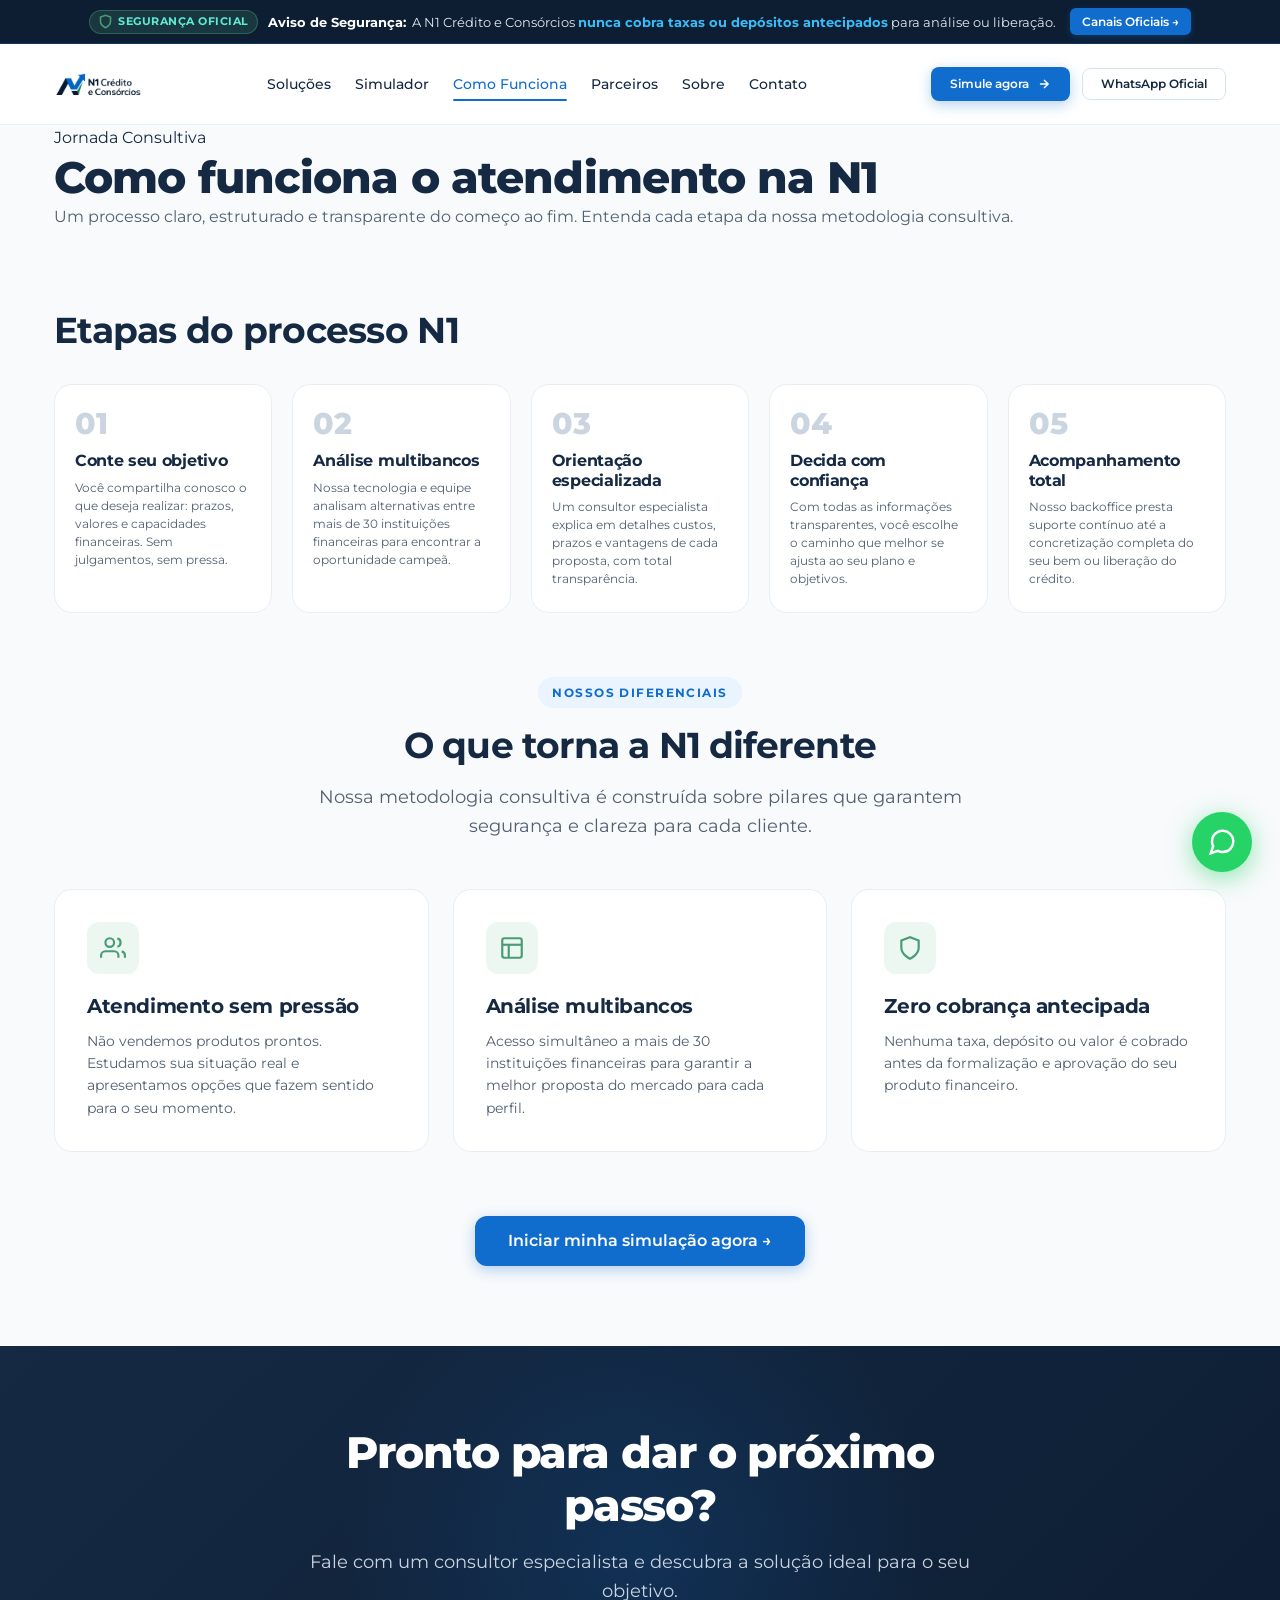
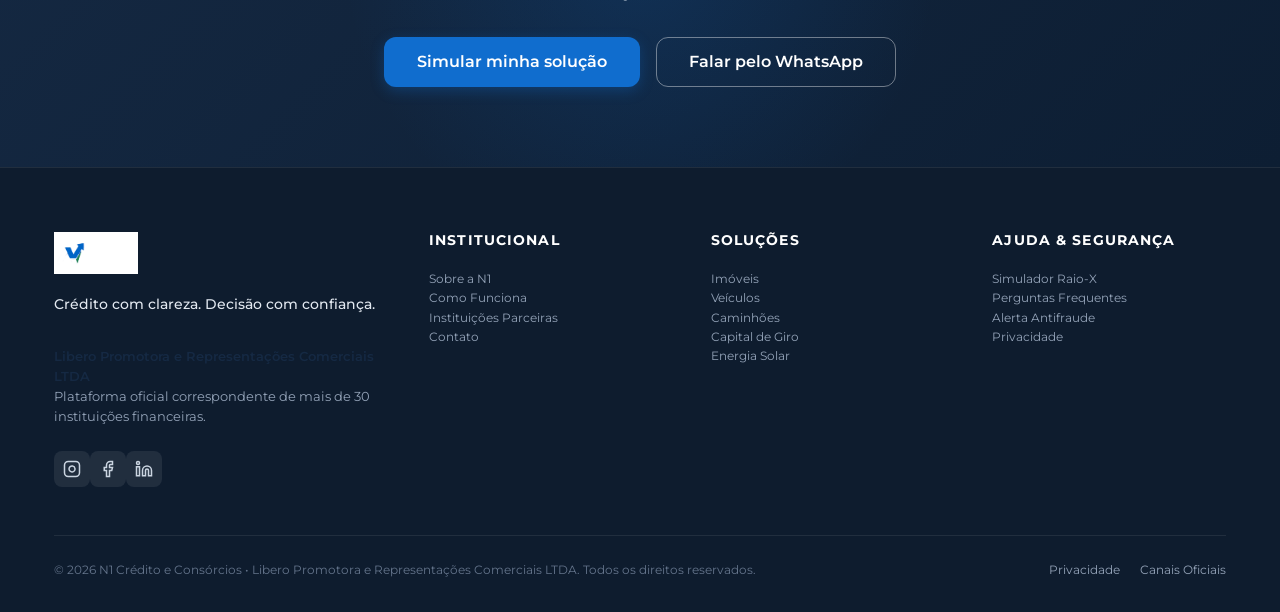
<file: como-funciona.html>
<!DOCTYPE html>
<html lang="pt-BR">
<head>
  <meta charset="UTF-8">
  <meta name="viewport" content="width=device-width, initial-scale=1.0">
  <title>Como Funciona — N1 Crédito e Consórcios</title>
  <meta name="description" content="Entenda o processo consultivo da N1: da análise do seu objetivo à concretização do seu bem, com transparência em cada etapa.">
  <link rel="icon" type="image/svg+xml" href="assets/logos/favicon.svg">
  <link rel="preconnect" href="https://fonts.googleapis.com">
  <link rel="preconnect" href="https://fonts.gstatic.com" crossorigin>
  <link href="https://fonts.googleapis.com/css2?family=Montserrat:ital,wght@0,300;0,400;0,500;0,600;0,700;0,800;1,400&display=swap" rel="stylesheet">
  <link rel="stylesheet" href="css/tokens.css">
  <link rel="stylesheet" href="css/base.css">
  <link rel="stylesheet" href="css/components.css">
  <link rel="stylesheet" href="css/sections.css">
  <link rel="stylesheet" href="css/responsive.css">
</head>
<body>
  <a href="#conteudo-principal" class="skip-link">Pular para o conteúdo principal</a>
  <aside class="antifraude-banner" aria-label="Alerta institucional de segurança">
    <div class="container">
      <div class="antifraude-inner">
        <div class="antifraude-content">
          <span class="antifraude-badge">
            <svg class="antifraude-icon" viewBox="0 0 24 24" fill="none" stroke="currentColor" stroke-width="2.5"><path d="M12 22s8-4 8-10V5l-8-3-8 3v7c0 6 8 10 8 10z"/></svg>
            Segurança Oficial
          </span>
          <span class="antifraude-text">
            <strong class="antifraude-highlight">Aviso de Segurança:</strong> A N1 Crédito e Consórcios <strong class="antifraude-strong">nunca cobra taxas ou depósitos antecipados</strong> para análise ou liberação.
          </span>
        </div>
        <a href="#" class="antifraude-link" data-open-modal="safety-modal" aria-label="Ver canais oficiais e diretrizes de segurança">
          Canais Oficiais →
        </a>
      </div>
    </div>
  </aside>
  <header class="site-header" role="banner">
    <div class="container header-container">
      <a href="index.html" class="header-brand" aria-label="N1 Crédito e Consórcios — Início">
        <img src="assets/logos/n1-logo-horizontal-new.png" alt="Logo N1 Crédito e Consórcios" class="header-logo" width="180" height="48">
      </a>
      <nav class="header-nav" aria-label="Navegação Principal">
        <ul class="nav-list" role="menubar">
          <li role="none"><a href="solucoes.html" class="nav-link" role="menuitem">Soluções</a></li>
          <li role="none"><a href="simulador.html" class="nav-link" role="menuitem">Simulador</a></li>
          <li role="none"><a href="como-funciona.html" class="nav-link is-active" role="menuitem">Como Funciona</a></li>
          <li role="none"><a href="parceiros.html" class="nav-link" role="menuitem">Parceiros</a></li>
          <li role="none"><a href="sobre.html" class="nav-link" role="menuitem">Sobre</a></li>
          <li role="none"><a href="contato.html" class="nav-link" role="menuitem">Contato</a></li>
        </ul>
      </nav>
      <div class="header-actions">
        <a href="simulador.html" class="btn btn-primary btn-sm"><span>Simule agora</span><svg width="14" height="14" viewBox="0 0 24 24" fill="none" stroke="currentColor" stroke-width="2.5"><path d="M5 12h14M12 5l7 7-7 7"/></svg></a>
        <a href="https://wa.me/5511945339633" target="_blank" rel="noopener noreferrer" class="btn btn-outline btn-sm">WhatsApp Oficial</a>
        <button type="button" class="menu-toggle" id="menu-toggle" aria-label="Abrir menu" aria-expanded="false" aria-controls="mobile-drawer">
          <svg width="24" height="24" viewBox="0 0 24 24" fill="none" stroke="currentColor" stroke-width="2"><line x1="3" y1="12" x2="21" y2="12"></line><line x1="3" y1="6" x2="21" y2="6"></line><line x1="3" y1="18" x2="21" y2="18"></line></svg>
        </button>
      </div>
    </div>
  </header>
  <div class="mobile-drawer-backdrop" id="drawer-backdrop" aria-hidden="true"></div>
  <div class="mobile-nav-drawer" id="mobile-drawer" role="dialog" aria-modal="true" aria-label="Menu Mobile">
    <div>
      <div class="mobile-drawer-header">
        <img src="assets/logos/n1-logo-horizontal-new.png" alt="N1" class="header-logo" width="140" height="38">
        <button type="button" class="mobile-drawer-close" id="drawer-close" aria-label="Fechar menu"><svg width="22" height="22" viewBox="0 0 24 24" fill="none" stroke="currentColor" stroke-width="2"><line x1="18" y1="6" x2="6" y2="18"></line><line x1="6" y1="6" x2="18" y2="18"></line></svg></button>
      </div>
      <nav class="mobile-nav-list">
        <a href="solucoes.html" class="mobile-nav-link">Soluções por Objetivo</a>
        <a href="simulador.html" class="mobile-nav-link">Simulador Raio-X</a>
        <a href="como-funciona.html" class="mobile-nav-link">Como Funciona</a>
        <a href="parceiros.html" class="mobile-nav-link">Instituições Parceiras</a>
        <a href="sobre.html" class="mobile-nav-link">Sobre a N1</a>
        <a href="contato.html" class="mobile-nav-link">Contato</a>
      </nav>
    </div>
    <div style="display:flex;flex-direction:column;gap:12px;">
      <a href="simulador.html" class="btn btn-primary btn-sm" style="text-align:center;">Simular Minha Solução</a>
      <a href="https://wa.me/5511945339633" target="_blank" rel="noopener noreferrer" class="btn btn-whatsapp btn-sm" style="text-align:center;">Falar pelo WhatsApp</a>
    </div>
  </div>

  <main id="conteudo-principal">

    <section class="page-hero-section" aria-labelledby="page-hero-title">
      <div class="container">
        <div class="page-hero-content">
          <span class="section-tag">Jornada Consultiva</span>
          <h1 class="page-hero-title" id="page-hero-title">Como funciona o atendimento na N1</h1>
          <p class="page-hero-desc">Um processo claro, estruturado e transparente do começo ao fim. Entenda cada etapa da nossa metodologia consultiva.</p>
        </div>
      </div>
    </section>

    <section class="section" aria-labelledby="steps-title">
      <div class="container">
        <h2 class="sr-only" id="steps-title">Etapas do processo N1</h2>
        <div class="how-it-works-timeline">
          <div class="timeline-step">
            <span class="step-number">01</span>
            <h3 class="step-title">Conte seu objetivo</h3>
            <p class="step-desc">Você compartilha conosco o que deseja realizar: prazos, valores e capacidades financeiras. Sem julgamentos, sem pressa.</p>
          </div>
          <div class="timeline-step">
            <span class="step-number">02</span>
            <h3 class="step-title">Análise multibancos</h3>
            <p class="step-desc">Nossa tecnologia e equipe analisam alternativas entre mais de 30 instituições financeiras para encontrar a oportunidade campeã.</p>
          </div>
          <div class="timeline-step">
            <span class="step-number">03</span>
            <h3 class="step-title">Orientação especializada</h3>
            <p class="step-desc">Um consultor especialista explica em detalhes custos, prazos e vantagens de cada proposta, com total transparência.</p>
          </div>
          <div class="timeline-step">
            <span class="step-number">04</span>
            <h3 class="step-title">Decida com confiança</h3>
            <p class="step-desc">Com todas as informações transparentes, você escolhe o caminho que melhor se ajusta ao seu plano e objetivos.</p>
          </div>
          <div class="timeline-step">
            <span class="step-number">05</span>
            <h3 class="step-title">Acompanhamento total</h3>
            <p class="step-desc">Nosso backoffice presta suporte contínuo até a concretização completa do seu bem ou liberação do crédito.</p>
          </div>
        </div>

        <div style="margin-top:var(--space-64);">
          <div class="section-header">
            <span class="section-tag">Nossos Diferenciais</span>
            <h2 class="section-title" id="diferenciais-title">O que torna a N1 diferente</h2>
            <p class="section-subtitle">Nossa metodologia consultiva é construída sobre pilares que garantem segurança e clareza para cada cliente.</p>
          </div>
          <div class="differentials-grid">
            <div class="differential-card">
              <div class="differential-icon"><svg width="26" height="26" viewBox="0 0 24 24" fill="none" stroke="currentColor" stroke-width="2"><path d="M17 21v-2a4 4 0 0 0-4-4H5a4 4 0 0 0-4 4v2"></path><circle cx="9" cy="7" r="4"></circle><path d="M23 21v-2a4 4 0 0 0-3-3.87"></path><path d="M16 3.13a4 4 0 0 1 0 7.75"></path></svg></div>
              <h3 class="differential-title">Atendimento sem pressão</h3>
              <p class="differential-desc">Não vendemos produtos prontos. Estudamos sua situação real e apresentamos opções que fazem sentido para o seu momento.</p>
            </div>
            <div class="differential-card">
              <div class="differential-icon"><svg width="26" height="26" viewBox="0 0 24 24" fill="none" stroke="currentColor" stroke-width="2"><rect x="3" y="3" width="18" height="18" rx="2" ry="2"></rect><line x1="3" y1="9" x2="21" y2="9"></line><line x1="9" y1="21" x2="9" y2="9"></line></svg></div>
              <h3 class="differential-title">Análise multibancos</h3>
              <p class="differential-desc">Acesso simultâneo a mais de 30 instituições financeiras para garantir a melhor proposta do mercado para cada perfil.</p>
            </div>
            <div class="differential-card">
              <div class="differential-icon"><svg width="26" height="26" viewBox="0 0 24 24" fill="none" stroke="currentColor" stroke-width="2"><path d="M12 22s8-4 8-10V5l-8-3-8 3v7c0 6 8 10 8 10z"></path></svg></div>
              <h3 class="differential-title">Zero cobrança antecipada</h3>
              <p class="differential-desc">Nenhuma taxa, depósito ou valor é cobrado antes da formalização e aprovação do seu produto financeiro.</p>
            </div>
          </div>
        </div>

        <div style="text-align:center; margin-top:var(--space-64);">
          <a href="simulador.html" class="btn btn-primary btn-lg">Iniciar minha simulação agora →</a>
        </div>
      </div>
    </section>

    <section class="cta-final-section" aria-labelledby="cta-cf-title">
      <div class="container">
        <div class="cta-final-content">
          <h2 class="cta-final-title" id="cta-cf-title">Pronto para dar o próximo passo?</h2>
          <p class="cta-final-subtitle">Fale com um consultor especialista e descubra a solução ideal para o seu objetivo.</p>
          <div class="cta-final-actions">
            <a href="simulador.html" class="btn btn-primary btn-lg">Simular minha solução</a>
            <a href="https://wa.me/5511945339633" target="_blank" rel="noopener noreferrer" class="btn btn-outline-white btn-lg">Falar pelo WhatsApp</a>
          </div>
        </div>
      </div>
    </section>

  </main>

  <footer class="site-footer" role="contentinfo">
    <div class="container">
      <div class="footer-grid">
        <div class="footer-brand-col">
          <a href="index.html" class="footer-logo-wrap" aria-label="N1 Crédito e Consórcios">
            <img src="assets/logos/n1-logo-footer.png" alt="Logo N1 Crédito e Consórcios" class="footer-logo" width="180" height="42" onerror="this.style.display='none'; this.nextElementSibling.style.display='block';">
            <span class="footer-logo-fallback" style="display:none; font-size:20px; font-weight:800; color:#ffffff;">N1 <span style="color:#106DCE;">Crédito</span> &amp; Consórcios</span>
          </a>
          <p class="footer-slogan">Crédito com clareza. Decisão com confiança.</p>
          <div class="footer-corporate"><strong>Libero Promotora e Representações Comerciais LTDA</strong><br>Plataforma oficial correspondente de mais de 30 instituições financeiras.</div>
          <div class="footer-socials">
            <a href="https://www.instagram.com/n1creditoeconsorcios/" target="_blank" rel="noopener noreferrer" class="social-btn" aria-label="Instagram"><svg width="18" height="18" viewBox="0 0 24 24" fill="none" stroke="currentColor" stroke-width="2"><rect x="2" y="2" width="20" height="20" rx="5" ry="5"></rect><path d="M16 11.37A4 4 0 1 1 12.63 8 4 4 0 0 1 16 11.37z"></path></svg></a>
            <a href="https://www.facebook.com/consorcion1" target="_blank" rel="noopener noreferrer" class="social-btn" aria-label="Facebook"><svg width="18" height="18" viewBox="0 0 24 24" fill="none" stroke="currentColor" stroke-width="2"><path d="M18 2h-3a5 5 0 0 0-5 5v3H7v4h3v8h4v-8h3l1-4h-4V7a1 1 0 0 1 1-1h3z"></path></svg></a>
            <a href="https://www.linkedin.com/company/consorcion1/" target="_blank" rel="noopener noreferrer" class="social-btn" aria-label="LinkedIn"><svg width="18" height="18" viewBox="0 0 24 24" fill="none" stroke="currentColor" stroke-width="2"><path d="M16 8a6 6 0 0 1 6 6v7h-4v-7a2 2 0 0 0-2-2 2 2 0 0 0-2 2v7h-4v-7a6 6 0 0 1 6-6z"></path><rect x="2" y="9" width="4" height="12"></rect><circle cx="4" cy="4" r="2"></circle></svg></a>
          </div>
        </div>
        <div><h4 class="footer-col-title">Institucional</h4><nav class="footer-nav-list"><a href="sobre.html" class="footer-nav-link">Sobre a N1</a><a href="como-funciona.html" class="footer-nav-link">Como Funciona</a><a href="parceiros.html" class="footer-nav-link">Instituições Parceiras</a><a href="contato.html" class="footer-nav-link">Contato</a></nav></div>
        <div><h4 class="footer-col-title">Soluções</h4><nav class="footer-nav-list"><a href="solucoes.html#imoveis" class="footer-nav-link">Imóveis</a><a href="solucoes.html#veiculos" class="footer-nav-link">Veículos</a><a href="solucoes.html#pesados" class="footer-nav-link">Caminhões</a><a href="solucoes.html#capital" class="footer-nav-link">Capital de Giro</a><a href="solucoes.html#solar" class="footer-nav-link">Energia Solar</a></nav></div>
        <div><h4 class="footer-col-title">Ajuda &amp; Segurança</h4><nav class="footer-nav-list"><a href="simulador.html" class="footer-nav-link">Simulador Raio-X</a><a href="contato.html#faq" class="footer-nav-link">Perguntas Frequentes</a><a href="#" class="footer-nav-link" data-open-modal="safety-modal">Alerta Antifraude</a><a href="#" class="footer-nav-link" data-open-modal="privacy-modal">Privacidade</a></nav></div>
      </div>
      <div class="footer-bottom">
        <div>&copy; <span id="current-year">2026</span> N1 Crédito e Consórcios &bull; Libero Promotora e Representações Comerciais LTDA. Todos os direitos reservados.</div>
        <div class="footer-bottom-links"><a href="#" data-open-modal="privacy-modal">Privacidade</a><a href="#" data-open-modal="safety-modal">Canais Oficiais</a></div>
      </div>
    </div>
  </footer>

  <aside class="floating-whatsapp" aria-label="WhatsApp">
    <span class="floating-whatsapp-tooltip">Falar com especialista N1</span>
    <a href="https://wa.me/5511945339633" target="_blank" rel="noopener noreferrer" class="floating-whatsapp-btn" aria-label="WhatsApp Oficial">
      <svg width="30" height="30" viewBox="0 0 24 24" fill="none" stroke="currentColor" stroke-width="2"><path d="M21 11.5a8.38 8.38 0 0 1-.9 3.8 8.5 8.5 0 0 1-7.6 4.7 8.38 8.38 0 0 1-3.8-.9L3 21l1.9-5.7a8.38 8.38 0 0 1-.9-3.8 8.5 8.5 0 0 1 4.7-7.6 8.38 8.38 0 0 1 3.8-.9h.5a8.48 8.48 0 0 1 8 8v.5z"/></svg>
    </a>
  </aside>

  <div class="modal-overlay" id="safety-modal" role="dialog" aria-modal="true" aria-labelledby="safety-modal-title">
    <div class="modal-card"><div class="modal-header"><h3 class="modal-title" id="safety-modal-title">Segurança &amp; Canais Oficiais</h3><button type="button" class="modal-close" data-close-modal>✕</button></div><div class="modal-body"><h4>Regra Fundamental</h4><p>A N1 NÃO cobra nenhum valor antecipado.</p><h4>Canais Oficiais</h4><ul style="list-style:disc;margin-left:20px;"><li>WhatsApp: +55 11 94533-9633</li><li>Tel: (11) 3111-7700</li></ul></div></div>
  </div>
  <div class="modal-overlay" id="privacy-modal" role="dialog" aria-modal="true" aria-labelledby="privacy-modal-title">
    <div class="modal-card"><div class="modal-header"><h3 class="modal-title" id="privacy-modal-title">Política de Privacidade</h3><button type="button" class="modal-close" data-close-modal>✕</button></div><div class="modal-body"><p>A N1 respeita a privacidade conforme a LGPD. Seus dados são usados exclusivamente para atendimento.</p></div></div>
  </div>

  <script src="js/analytics.js"></script>
  <script src="js/main.js"></script>
</body>
</html>
</file>
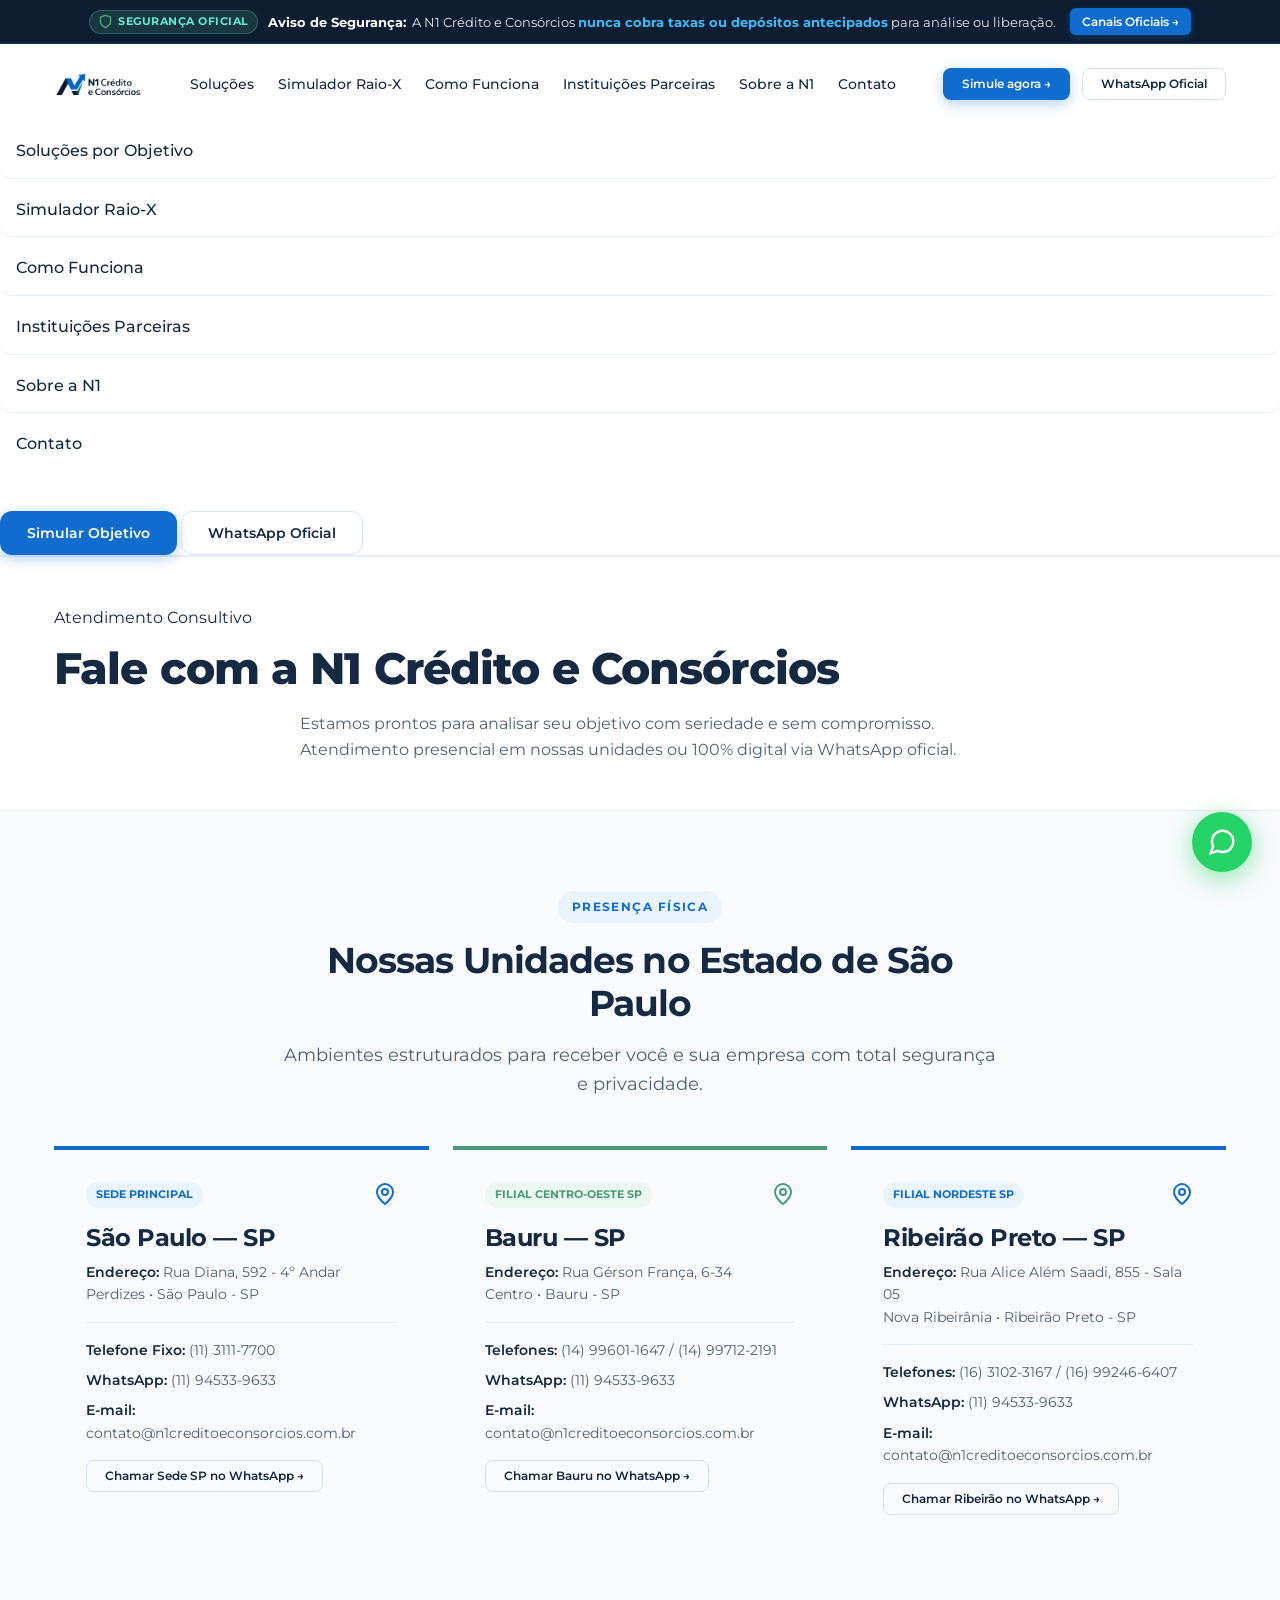
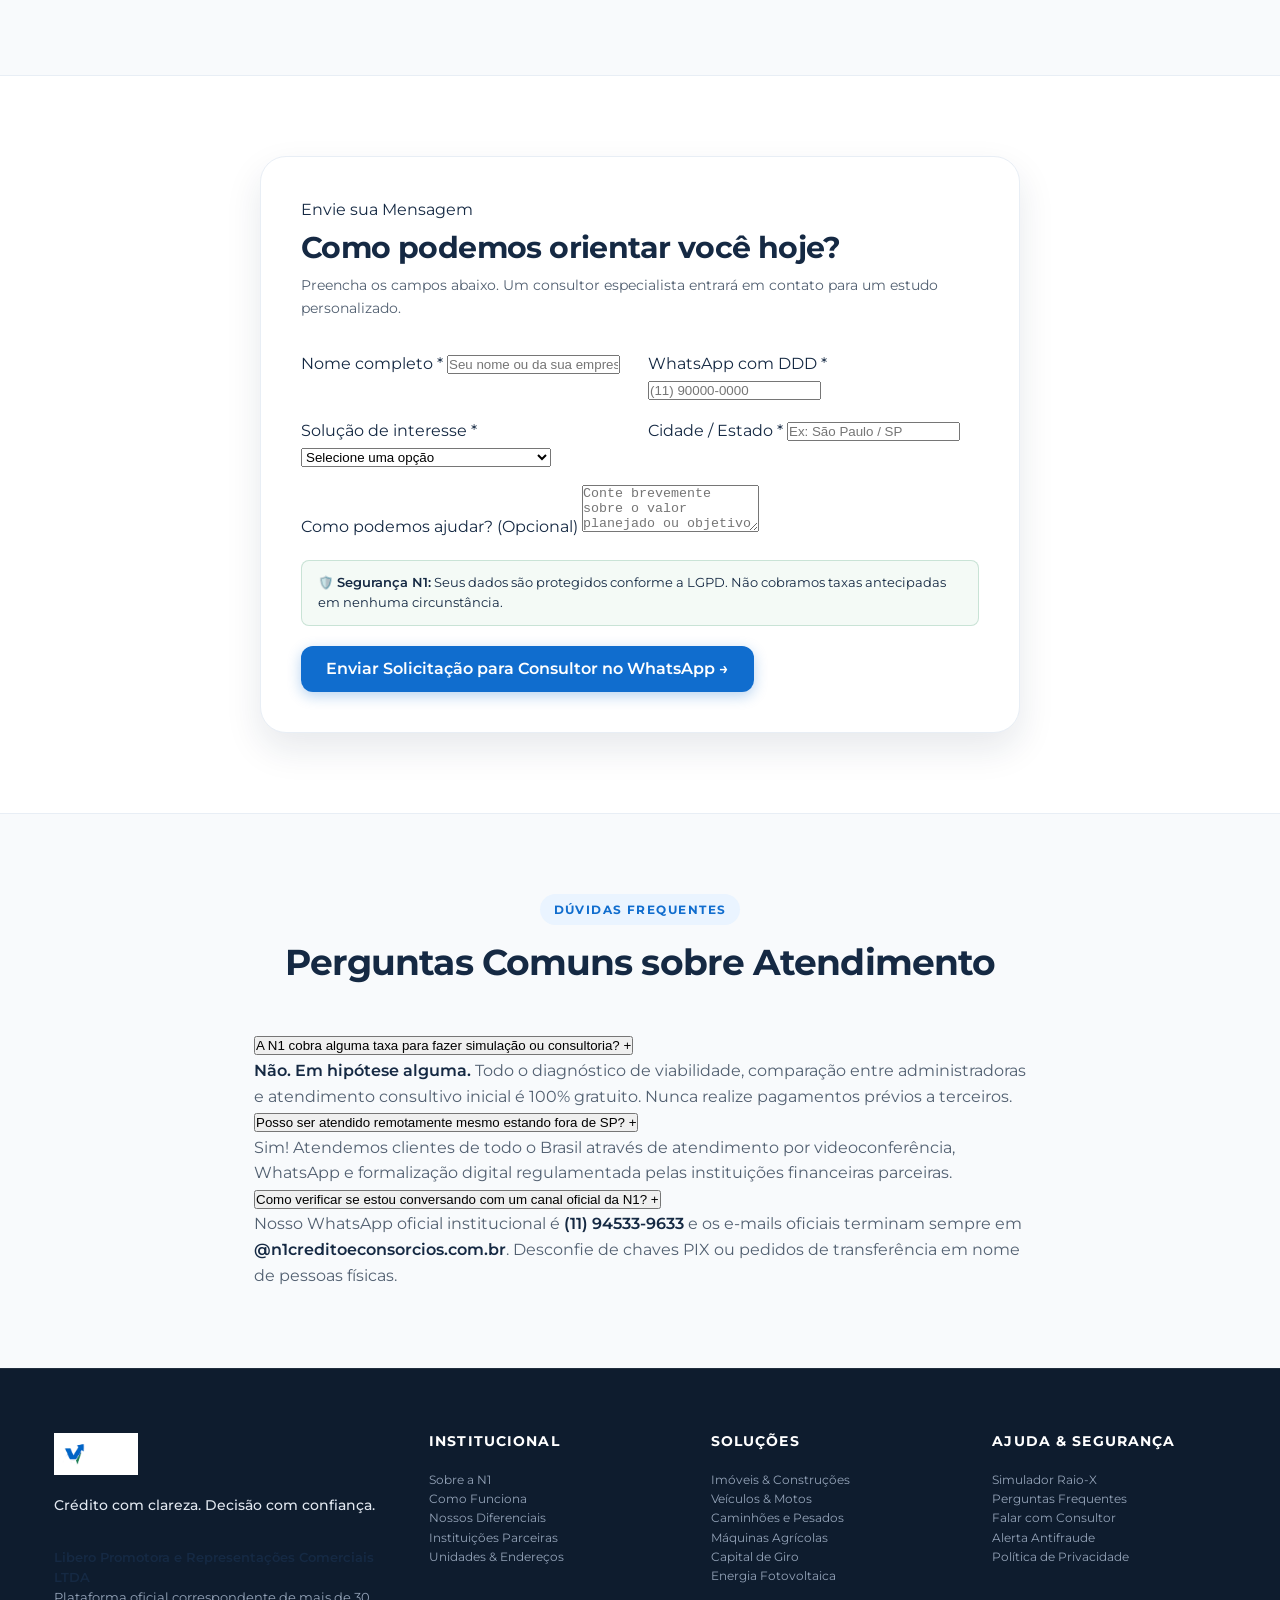
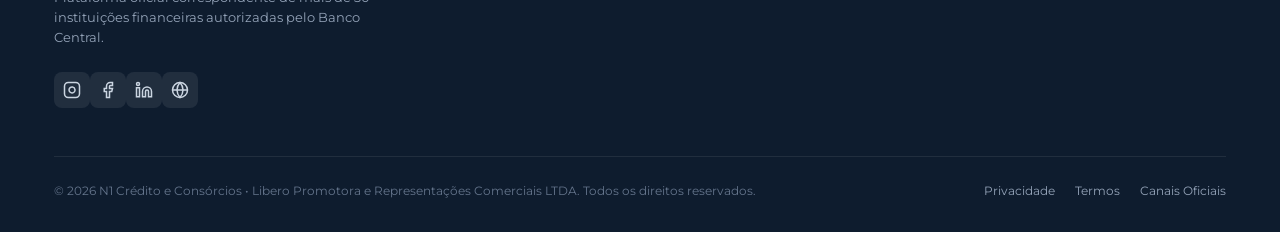
<file: contato.html>
<!DOCTYPE html>
<html lang="pt-BR">
<head>
  <meta charset="UTF-8">
  <meta name="viewport" content="width=device-width, initial-scale=1.0">
  <meta http-equiv="X-UA-Compatible" content="IE=edge">

  <title>Contato &amp; Unidades — N1 Crédito e Consórcios</title>
  <meta name="description" content="Fale com os consultores da N1 Crédito e Consórcios. Sede em São Paulo e filiais em Bauru e Ribeirão Preto. WhatsApp oficial: (11) 94533-9633.">
  <meta name="robots" content="index, follow">
  <link rel="canonical" href="https://n1creditoeconsorcios.com.br/contato.html">

  <link rel="icon" type="image/svg+xml" href="assets/logos/favicon.svg">
  <link rel="apple-touch-icon" href="assets/logos/favicon.svg">

  <!-- Google Fonts: Montserrat -->
  <link rel="preconnect" href="https://fonts.googleapis.com">
  <link rel="preconnect" href="https://fonts.gstatic.com" crossorigin>
  <link href="https://fonts.googleapis.com/css2?family=Montserrat:ital,wght@0,300;0,400;0,500;0,600;0,700;0,800;1,400&display=swap" rel="stylesheet">

  <link rel="stylesheet" href="css/tokens.css">
  <link rel="stylesheet" href="css/base.css">
  <link rel="stylesheet" href="css/components.css">
  <link rel="stylesheet" href="css/sections.css">
  <link rel="stylesheet" href="css/responsive.css">
</head>
<body>

  <a href="#conteudo-principal" class="skip-link">Pular para o conteúdo principal</a>

  <!-- Alerta Antifraude -->
  <aside class="antifraude-banner" aria-label="Alerta institucional de segurança">
    <div class="container">
      <div class="antifraude-inner">
        <div class="antifraude-content">
          <span class="antifraude-badge">
            <svg class="antifraude-icon" viewBox="0 0 24 24" fill="none" stroke="currentColor" stroke-width="2.5"><path d="M12 22s8-4 8-10V5l-8-3-8 3v7c0 6 8 10 8 10z"/></svg>
            Segurança Oficial
          </span>
          <span class="antifraude-text">
            <strong class="antifraude-highlight">Aviso de Segurança:</strong> A N1 Crédito e Consórcios <strong class="antifraude-strong">nunca cobra taxas ou depósitos antecipados</strong> para análise ou liberação.
          </span>
        </div>
        <a href="#" class="antifraude-link" data-open-modal="safety-modal" aria-label="Ver canais oficiais e dicas de segurança">
          Canais Oficiais →
        </a>
      </div>
    </div>
  </aside>

  <!-- Header -->
  <header class="site-header" role="banner">
    <div class="container header-container">
      <a href="index.html" class="header-brand" aria-label="N1 Crédito e Consórcios — Início">
        <img src="assets/logos/n1-logo-horizontal-new.png" alt="Logo N1 Crédito e Consórcios" class="header-logo" width="180" height="48">
      </a>

      <nav class="header-nav" aria-label="Navegação Principal">
        <ul class="nav-list" role="menubar">
          <li role="none"><a href="solucoes.html" class="nav-link" role="menuitem">Soluções</a></li>
          <li role="none"><a href="simulador.html" class="nav-link" role="menuitem">Simulador Raio-X</a></li>
          <li role="none"><a href="como-funciona.html" class="nav-link" role="menuitem">Como Funciona</a></li>
          <li role="none"><a href="parceiros.html" class="nav-link" role="menuitem">Instituições Parceiras</a></li>
          <li role="none"><a href="sobre.html" class="nav-link" role="menuitem">Sobre a N1</a></li>
          <li role="none"><a href="contato.html" class="nav-link nav-link-active" role="menuitem" aria-current="page">Contato</a></li>
        </ul>
      </nav>

      <div class="header-actions">
        <a href="simulador.html" class="btn btn-primary btn-sm header-cta-btn">Simule agora &rarr;</a>
        <a href="https://wa.me/5511945339633?text=Ol%C3%A1!%20Vim%20pelo%20site%20da%20N1%20e%20gostaria%20de%20informa%C3%A7%C3%B5es." target="_blank" rel="noopener noreferrer" class="btn btn-outline btn-sm">WhatsApp Oficial</a>
        <button type="button" class="menu-toggle" id="menu-toggle" aria-expanded="false" aria-controls="mobile-nav" aria-label="Abrir menu de navegação">
          <span></span><span></span><span></span>
        </button>
      </div>
    </div>

    <div class="mobile-nav" id="mobile-nav" aria-hidden="true">
      <nav class="mobile-nav-list">
        <a href="solucoes.html" class="mobile-nav-link">Soluções por Objetivo</a>
        <a href="simulador.html" class="mobile-nav-link">Simulador Raio-X</a>
        <a href="como-funciona.html" class="mobile-nav-link">Como Funciona</a>
        <a href="parceiros.html" class="mobile-nav-link">Instituições Parceiras</a>
        <a href="sobre.html" class="mobile-nav-link">Sobre a N1</a>
        <a href="contato.html" class="mobile-nav-link active">Contato</a>
      </nav>
      <div class="mobile-nav-actions">
        <a href="simulador.html" class="btn btn-primary btn-full">Simular Objetivo</a>
        <a href="https://wa.me/5511945339633" target="_blank" rel="noopener noreferrer" class="btn btn-outline btn-full">WhatsApp Oficial</a>
      </div>
    </div>
  </header>

  <main id="conteudo-principal">

    <!-- Hero / Cabeçalho da Página -->
    <section class="section section-alt" style="padding-top: var(--space-48); padding-bottom: var(--space-48);">
      <div class="container text-center">
        <span class="section-tag">Atendimento Consultivo</span>
        <h1 class="section-title" style="margin-top: var(--space-12);">Fale com a N1 Crédito e Consórcios</h1>
        <p class="section-subtitle" style="max-width: 680px; margin: var(--space-16) auto 0;">
          Estamos prontos para analisar seu objetivo com seriedade e sem compromisso. Atendimento presencial em nossas unidades ou 100% digital via WhatsApp oficial.
        </p>
      </div>
    </section>

    <!-- Unidades Físicas -->
    <section class="section" id="unidades" aria-labelledby="unidades-title">
      <div class="container">
        <div class="section-header text-center">
          <span class="section-tag">Presença Física</span>
          <h2 class="section-title" id="unidades-title">Nossas Unidades no Estado de São Paulo</h2>
          <p class="section-subtitle">Ambientes estruturados para receber você e sua empresa com total segurança e privacidade.</p>
        </div>

        <div class="units-grid" style="display: grid; grid-template-columns: repeat(auto-fit, minmax(320px, 1fr)); gap: var(--space-24); margin-top: var(--space-32);">
          
          <!-- Sede SP -->
          <div class="card" style="padding: var(--space-32); border-top: 4px solid var(--brand-blue); position: relative;">
            <div style="display: flex; justify-content: space-between; align-items: flex-start; margin-bottom: var(--space-16);">
              <span style="background: var(--brand-blue-soft); color: var(--brand-blue); font-size: 11px; font-weight: 700; padding: 4px 10px; border-radius: 9999px; text-transform: uppercase;">Sede Principal</span>
              <svg width="24" height="24" viewBox="0 0 24 24" fill="none" stroke="var(--brand-blue)" stroke-width="2"><path d="M20 10c0 6-8 12-8 12s-8-6-8-12a8 8 0 0 1 16 0Z"/><circle cx="12" cy="10" r="3"/></svg>
            </div>
            <h3 style="font-size: var(--font-size-xl); margin-bottom: var(--space-8);">São Paulo — SP</h3>
            <p style="color: var(--text-secondary); font-size: 14px; line-height: 1.6; margin-bottom: var(--space-16);">
              <strong>Endereço:</strong> Rua Diana, 592 - 4º Andar<br>
              Perdizes &bull; São Paulo - SP
            </p>
            <div style="border-top: 1px solid var(--border-light); padding-top: var(--space-16); font-size: 14px; color: var(--brand-navy);">
              <p style="margin-bottom: 8px;"><strong>Telefone Fixo:</strong> (11) 3111-7700</p>
              <p style="margin-bottom: 8px;"><strong>WhatsApp:</strong> (11) 94533-9633</p>
              <p style="margin-bottom: 16px;"><strong>E-mail:</strong> contato@n1creditoeconsorcios.com.br</p>
              <a href="https://wa.me/5511945339633?text=Ol%C3%A1!%20Gostaria%20de%20atendimento%20pela%20sede%20de%20S%C3%A3o%20Paulo." target="_blank" rel="noopener noreferrer" class="btn btn-outline btn-full btn-sm">Chamar Sede SP no WhatsApp &rarr;</a>
            </div>
          </div>

          <!-- Filial Bauru -->
          <div class="card" style="padding: var(--space-32); border-top: 4px solid var(--brand-green); position: relative;">
            <div style="display: flex; justify-content: space-between; align-items: flex-start; margin-bottom: var(--space-16);">
              <span style="background: var(--brand-green-soft); color: var(--brand-green); font-size: 11px; font-weight: 700; padding: 4px 10px; border-radius: 9999px; text-transform: uppercase;">Filial Centro-Oeste SP</span>
              <svg width="24" height="24" viewBox="0 0 24 24" fill="none" stroke="var(--brand-green)" stroke-width="2"><path d="M20 10c0 6-8 12-8 12s-8-6-8-12a8 8 0 0 1 16 0Z"/><circle cx="12" cy="10" r="3"/></svg>
            </div>
            <h3 style="font-size: var(--font-size-xl); margin-bottom: var(--space-8);">Bauru — SP</h3>
            <p style="color: var(--text-secondary); font-size: 14px; line-height: 1.6; margin-bottom: var(--space-16);">
              <strong>Endereço:</strong> Rua Gérson França, 6-34<br>
              Centro &bull; Bauru - SP
            </p>
            <div style="border-top: 1px solid var(--border-light); padding-top: var(--space-16); font-size: 14px; color: var(--brand-navy);">
              <p style="margin-bottom: 8px;"><strong>Telefones:</strong> (14) 99601-1647 / (14) 99712-2191</p>
              <p style="margin-bottom: 8px;"><strong>WhatsApp:</strong> (11) 94533-9633</p>
              <p style="margin-bottom: 16px;"><strong>E-mail:</strong> contato@n1creditoeconsorcios.com.br</p>
              <a href="https://wa.me/5514996011647?text=Ol%C3%A1!%20Gostaria%20de%20atendimento%20pela%20filial%20de%20Bauru." target="_blank" rel="noopener noreferrer" class="btn btn-outline btn-full btn-sm">Chamar Bauru no WhatsApp &rarr;</a>
            </div>
          </div>

          <!-- Filial Ribeirão Preto -->
          <div class="card" style="padding: var(--space-32); border-top: 4px solid var(--brand-blue); position: relative;">
            <div style="display: flex; justify-content: space-between; align-items: flex-start; margin-bottom: var(--space-16);">
              <span style="background: var(--brand-blue-soft); color: var(--brand-blue); font-size: 11px; font-weight: 700; padding: 4px 10px; border-radius: 9999px; text-transform: uppercase;">Filial Nordeste SP</span>
              <svg width="24" height="24" viewBox="0 0 24 24" fill="none" stroke="var(--brand-blue)" stroke-width="2"><path d="M20 10c0 6-8 12-8 12s-8-6-8-12a8 8 0 0 1 16 0Z"/><circle cx="12" cy="10" r="3"/></svg>
            </div>
            <h3 style="font-size: var(--font-size-xl); margin-bottom: var(--space-8);">Ribeirão Preto — SP</h3>
            <p style="color: var(--text-secondary); font-size: 14px; line-height: 1.6; margin-bottom: var(--space-16);">
              <strong>Endereço:</strong> Rua Alice Além Saadi, 855 - Sala 05<br>
              Nova Ribeirânia &bull; Ribeirão Preto - SP
            </p>
            <div style="border-top: 1px solid var(--border-light); padding-top: var(--space-16); font-size: 14px; color: var(--brand-navy);">
              <p style="margin-bottom: 8px;"><strong>Telefones:</strong> (16) 3102-3167 / (16) 99246-6407</p>
              <p style="margin-bottom: 8px;"><strong>WhatsApp:</strong> (11) 94533-9633</p>
              <p style="margin-bottom: 16px;"><strong>E-mail:</strong> contato@n1creditoeconsorcios.com.br</p>
              <a href="https://wa.me/5516992466407?text=Ol%C3%A1!%20Gostaria%20de%20atendimento%20pela%20filial%20de%20Ribeir%C3%A3o%20Preto." target="_blank" rel="noopener noreferrer" class="btn btn-outline btn-full btn-sm">Chamar Ribeirão no WhatsApp &rarr;</a>
            </div>
          </div>

        </div>
      </div>
    </section>

    <!-- Formulário de Mensagem Direta & WhatsApp -->
    <section class="section section-alt" id="formulario">
      <div class="container">
        <div style="max-width: 760px; margin: 0 auto; background: #ffffff; border-radius: var(--radius-xl); padding: var(--space-40); box-shadow: var(--shadow-lg); border: 1px solid var(--border-light);">
          <div class="text-center" style="margin-bottom: var(--space-32);">
            <span class="section-tag">Envie sua Mensagem</span>
            <h2 style="font-size: var(--font-size-2xl); margin-top: 8px;">Como podemos orientar você hoje?</h2>
            <p style="color: var(--text-secondary); font-size: 14px; margin-top: 8px;">
              Preencha os campos abaixo. Um consultor especialista entrará em contato para um estudo personalizado.
            </p>
          </div>

          <form id="contact-form" onsubmit="event.preventDefault(); submitContactToWhatsApp();">
            <div style="display: grid; grid-template-columns: 1fr 1fr; gap: var(--space-16); margin-bottom: var(--space-16);">
              <div class="form-group">
                <label for="contact-name" class="form-label">Nome completo *</label>
                <input type="text" id="contact-name" class="form-input" placeholder="Seu nome ou da sua empresa" required>
              </div>
              <div class="form-group">
                <label for="contact-whatsapp" class="form-label">WhatsApp com DDD *</label>
                <input type="tel" id="contact-whatsapp" class="form-input" placeholder="(11) 90000-0000" required>
              </div>
            </div>

            <div style="display: grid; grid-template-columns: 1fr 1fr; gap: var(--space-16); margin-bottom: var(--space-16);">
              <div class="form-group">
                <label for="contact-interest" class="form-label">Solução de interesse *</label>
                <select id="contact-interest" class="form-select" required>
                  <option value="">Selecione uma opção</option>
                  <option value="Consórcio Imobiliário">Consórcio Imobiliário &amp; Construção</option>
                  <option value="Consórcio de Veículos / Frotas">Consórcio de Veículos / Frotas</option>
                  <option value="Pesados e Agrícola">Caminhões, Pesados &amp; Agrícola</option>
                  <option value="Capital de Giro PJ">Capital de Giro &amp; Expansão PJ</option>
                  <option value="Home Equity (CGI)">Crédito com Garantia Imobiliária (CGI)</option>
                  <option value="Outro assunto">Outro assunto institucional</option>
                </select>
              </div>
              <div class="form-group">
                <label for="contact-city" class="form-label">Cidade / Estado *</label>
                <input type="text" id="contact-city" class="form-input" placeholder="Ex: São Paulo / SP" required>
              </div>
            </div>

            <div class="form-group" style="margin-bottom: var(--space-20);">
              <label for="contact-message" class="form-label">Como podemos ajudar? (Opcional)</label>
              <textarea id="contact-message" class="form-textarea" rows="3" placeholder="Conte brevemente sobre o valor planejado ou objetivo desejado..."></textarea>
            </div>

            <div style="background: var(--brand-green-ghost); border: 1px solid rgba(73,156,118,0.25); border-radius: var(--radius-sm); padding: 12px 16px; margin-bottom: var(--space-20); font-size: 12.5px; color: var(--text-primary);">
              🛡️ <strong>Segurança N1:</strong> Seus dados são protegidos conforme a LGPD. Não cobramos taxas antecipadas em nenhuma circunstância.
            </div>

            <button type="submit" class="btn btn-primary btn-full" style="font-size: 16px; padding: 14px 24px;">
              Enviar Solicitação para Consultor no WhatsApp &rarr;
            </button>
          </form>
        </div>
      </div>
    </section>

    <!-- FAQ Rápido de Contato -->
    <section class="section" id="faq" aria-labelledby="faq-title">
      <div class="container" style="max-width: 820px;">
        <div class="section-header text-center">
          <span class="section-tag">Dúvidas Frequentes</span>
          <h2 class="section-title" id="faq-title">Perguntas Comuns sobre Atendimento</h2>
        </div>

        <div class="faq-list">
          <div class="faq-item">
            <button type="button" class="faq-question" aria-expanded="false">
              <span>A N1 cobra alguma taxa para fazer simulação ou consultoria?</span>
              <span class="faq-chevron">+</span>
            </button>
            <div class="faq-answer">
              <p><strong>Não. Em hipótese alguma.</strong> Todo o diagnóstico de viabilidade, comparação entre administradoras e atendimento consultivo inicial é 100% gratuito. Nunca realize pagamentos prévios a terceiros.</p>
            </div>
          </div>

          <div class="faq-item">
            <button type="button" class="faq-question" aria-expanded="false">
              <span>Posso ser atendido remotamente mesmo estando fora de SP?</span>
              <span class="faq-chevron">+</span>
            </button>
            <div class="faq-answer">
              <p>Sim! Atendemos clientes de todo o Brasil através de atendimento por videoconferência, WhatsApp e formalização digital regulamentada pelas instituições financeiras parceiras.</p>
            </div>
          </div>

          <div class="faq-item">
            <button type="button" class="faq-question" aria-expanded="false">
              <span>Como verificar se estou conversando com um canal oficial da N1?</span>
              <span class="faq-chevron">+</span>
            </button>
            <div class="faq-answer">
              <p>Nosso WhatsApp oficial institucional é <strong>(11) 94533-9633</strong> e os e-mails oficiais terminam sempre em <strong>@n1creditoeconsorcios.com.br</strong>. Desconfie de chaves PIX ou pedidos de transferência em nome de pessoas físicas.</p>
            </div>
          </div>
        </div>
      </div>
    </section>

  </main>

  <!-- Rodapé -->
  <footer class="site-footer" role="contentinfo">
    <div class="container">
      <div class="footer-grid">
        <!-- Coluna 1: Marca -->
        <div class="footer-brand-col">
          <a href="index.html" class="footer-logo-wrap" aria-label="N1 Crédito e Consórcios — Início">
            <img src="assets/logos/n1-logo-footer.png" alt="Logo N1 Crédito e Consórcios" class="footer-logo" width="180" height="42" onerror="this.style.display='none'; this.nextElementSibling.style.display='block';">
            <span class="footer-logo-fallback" style="display:none; font-size:20px; font-weight:800; color:#ffffff;">N1 <span style="color:#106DCE;">Crédito</span> &amp; Consórcios</span>
          </a>
          <p class="footer-slogan">Crédito com clareza. Decisão com confiança.</p>
          <div class="footer-corporate">
            <strong>Libero Promotora e Representações Comerciais LTDA</strong><br>
            Plataforma oficial correspondente de mais de 30 instituições financeiras autorizadas pelo Banco Central.
          </div>
          <div class="footer-socials" aria-label="Redes sociais oficiais da N1">
            <a href="https://www.instagram.com/n1creditoeconsorcios/" target="_blank" rel="noopener noreferrer" class="social-btn" aria-label="Instagram da N1">
              <svg width="18" height="18" viewBox="0 0 24 24" fill="none" stroke="currentColor" stroke-width="2"><rect x="2" y="2" width="20" height="20" rx="5" ry="5"></rect><path d="M16 11.37A4 4 0 1 1 12.63 8 4 4 0 0 1 16 11.37z"></path><line x1="17.5" y1="6.5" x2="17.51" y2="6.5"></line></svg>
            </a>
            <a href="https://www.facebook.com/consorcion1" target="_blank" rel="noopener noreferrer" class="social-btn" aria-label="Facebook da N1">
              <svg width="18" height="18" viewBox="0 0 24 24" fill="none" stroke="currentColor" stroke-width="2"><path d="M18 2h-3a5 5 0 0 0-5 5v3H7v4h3v8h4v-8h3l1-4h-4V7a1 1 0 0 1 1-1h3z"></path></svg>
            </a>
            <a href="https://www.linkedin.com/company/consorcion1/" target="_blank" rel="noopener noreferrer" class="social-btn" aria-label="LinkedIn da N1">
              <svg width="18" height="18" viewBox="0 0 24 24" fill="none" stroke="currentColor" stroke-width="2"><path d="M16 8a6 6 0 0 1 6 6v7h-4v-7a2 2 0 0 0-2-2 2 2 0 0 0-2 2v7h-4v-7a6 6 0 0 1 6-6z"></path><rect x="2" y="9" width="4" height="12"></rect><circle cx="4" cy="4" r="2"></circle></svg>
            </a>
            <a href="https://linktr.ee/n1creditoeconsorcios" target="_blank" rel="noopener noreferrer" class="social-btn" aria-label="Linktree da N1">
              <svg width="18" height="18" viewBox="0 0 24 24" fill="none" stroke="currentColor" stroke-width="2"><circle cx="12" cy="12" r="10"></circle><line x1="2" y1="12" x2="22" y2="12"></line><path d="M12 2a15.3 15.3 0 0 1 4 10 15.3 15.3 0 0 1-4 10 15.3 15.3 0 0 1-4-10 15.3 15.3 0 0 1 4-10z"></path></svg>
            </a>
          </div>
        </div>

        <!-- Coluna 2: Institucional -->
        <div>
          <h4 class="footer-col-title">Institucional</h4>
          <nav class="footer-nav-list" aria-label="Links Institucionais">
            <a href="sobre.html" class="footer-nav-link">Sobre a N1</a>
            <a href="como-funciona.html" class="footer-nav-link">Como Funciona</a>
            <a href="sobre.html#diferenciais" class="footer-nav-link">Nossos Diferenciais</a>
            <a href="parceiros.html" class="footer-nav-link">Instituições Parceiras</a>
            <a href="contato.html#unidades" class="footer-nav-link">Unidades &amp; Endereços</a>
          </nav>
        </div>

        <!-- Coluna 3: Soluções -->
        <div>
          <h4 class="footer-col-title">Soluções</h4>
          <nav class="footer-nav-list" aria-label="Links de Soluções">
            <a href="solucoes.html#imoveis" class="footer-nav-link">Imóveis &amp; Construções</a>
            <a href="solucoes.html#veiculos" class="footer-nav-link">Veículos &amp; Motos</a>
            <a href="solucoes.html#pesados" class="footer-nav-link">Caminhões e Pesados</a>
            <a href="solucoes.html#maquinas" class="footer-nav-link">Máquinas Agrícolas</a>
            <a href="solucoes.html#capital" class="footer-nav-link">Capital de Giro</a>
            <a href="solucoes.html#solar" class="footer-nav-link">Energia Fotovoltaica</a>
          </nav>
        </div>

        <!-- Coluna 4: Ajuda & Segurança -->
        <div>
          <h4 class="footer-col-title">Ajuda &amp; Segurança</h4>
          <nav class="footer-nav-list" aria-label="Links de Ajuda e Segurança">
            <a href="simulador.html" class="footer-nav-link">Simulador Raio-X</a>
            <a href="contato.html#faq" class="footer-nav-link">Perguntas Frequentes</a>
            <a href="contato.html" class="footer-nav-link">Falar com Consultor</a>
            <a href="#" class="footer-nav-link" data-open-modal="safety-modal">Alerta Antifraude</a>
            <a href="#" class="footer-nav-link" data-open-modal="privacy-modal">Política de Privacidade</a>
          </nav>
        </div>
      </div>

      <div class="footer-bottom">
        <div>
          &copy; <span id="current-year">2026</span> N1 Crédito e Consórcios &bull; Libero Promotora e Representações Comerciais LTDA. Todos os direitos reservados.
        </div>
        <div class="footer-bottom-links">
          <a href="#" data-open-modal="privacy-modal">Privacidade</a>
          <a href="#" data-open-modal="privacy-modal">Termos</a>
          <a href="#" data-open-modal="safety-modal">Canais Oficiais</a>
        </div>
      </div>
    </div>
  </footer>

  <!-- Floating WhatsApp -->
  <aside class="floating-whatsapp" aria-label="Atendimento via WhatsApp">
    <span class="floating-whatsapp-tooltip">Falar com especialista N1</span>
    <a href="https://wa.me/5511945339633?text=Ol%C3%A1!%20Vim%20pelo%20site%20da%20N1%20e%20gostaria%20de%20informa%C3%A7%C3%B5es." target="_blank" rel="noopener noreferrer" class="floating-whatsapp-btn" aria-label="Falar pelo WhatsApp Oficial">
      <svg width="30" height="30" viewBox="0 0 24 24" fill="none" stroke="currentColor" stroke-width="2"><path d="M21 11.5a8.38 8.38 0 0 1-.9 3.8 8.5 8.5 0 0 1-7.6 4.7 8.38 8.38 0 0 1-3.8-.9L3 21l1.9-5.7a8.38 8.38 0 0 1-.9-3.8 8.5 8.5 0 0 1 4.7-7.6 8.38 8.38 0 0 1 3.8-.9h.5a8.48 8.48 0 0 1 8 8v.5z"/></svg>
    </a>
  </aside>

  <!-- Modal Segurança -->
  <div class="modal-overlay" id="safety-modal" role="dialog" aria-modal="true" aria-labelledby="safety-modal-title">
    <div class="modal-card">
      <div class="modal-header">
        <h3 class="modal-title" id="safety-modal-title">Diretrizes de Segurança &amp; Canais Oficiais</h3>
        <button type="button" class="modal-close" data-close-modal aria-label="Fechar janela">✕</button>
      </div>
      <div class="modal-body">
        <h4>1. Regra Fundamental: Depósito Antecipado é Fraude</h4>
        <p>A <strong>N1 Crédito e Consórcios NÃO cobra nenhum valor antecipado</strong> para análise, aprovação ou contratação de consórcios e crédito estruturado.</p>
        <h4>2. Nossos Telefones &amp; WhatsApp Oficiais</h4>
        <ul style="list-style:disc; margin-left:20px; margin-bottom:16px;">
          <li><strong>WhatsApp Corporativo:</strong> +55 11 94533-9633</li>
          <li><strong>Sede SP:</strong> (11) 3111-7700</li>
          <li><strong>Filial Bauru:</strong> (14) 99601-1647 / (14) 99712-2191</li>
          <li><strong>Filial Ribeirão Preto:</strong> (16) 3102-3167 / (16) 99246-6407</li>
          <li><strong>E-mail Oficial:</strong> contato@n1creditoeconsorcios.com.br</li>
        </ul>
      </div>
    </div>
  </div>

  <!-- Modal Privacidade -->
  <div class="modal-overlay" id="privacy-modal" role="dialog" aria-modal="true" aria-labelledby="privacy-modal-title">
    <div class="modal-card">
      <div class="modal-header">
        <h3 class="modal-title" id="privacy-modal-title">Política de Privacidade</h3>
        <button type="button" class="modal-close" data-close-modal aria-label="Fechar janela">✕</button>
      </div>
      <div class="modal-body">
        <h4>Compromisso LGPD</h4>
        <p>A Libero Promotora e Representações Comerciais LTDA (N1 Crédito e Consórcios) trata dados pessoais estritamente para o propósito de prestação de serviços de consultoria financeira e simulação solicitada pelo usuário, com base na Lei 13.709/2018.</p>
      </div>
    </div>
  </div>

  <script src="js/main.js"></script>
  <script>
    function submitContactToWhatsApp() {
      const name = document.getElementById('contact-name').value;
      const phone = document.getElementById('contact-whatsapp').value;
      const interest = document.getElementById('contact-interest').value;
      const city = document.getElementById('contact-city').value;
      const msg = document.getElementById('contact-message').value;

      const text = encodeURIComponent(
        `Olá! Gostaria de um estudo de crédito / consórcio na N1.\n` +
        `*Nome:* ${name}\n` +
        `*Telefone:* ${phone}\n` +
        `*Interesse:* ${interest}\n` +
        `*Localização:* ${city}\n` +
        (msg ? `*Mensagem:* ${msg}` : '')
      );

      window.open(`https://wa.me/5511945339633?text=${text}`, '_blank');
    }
  </script>
</body>
</html>
</file>
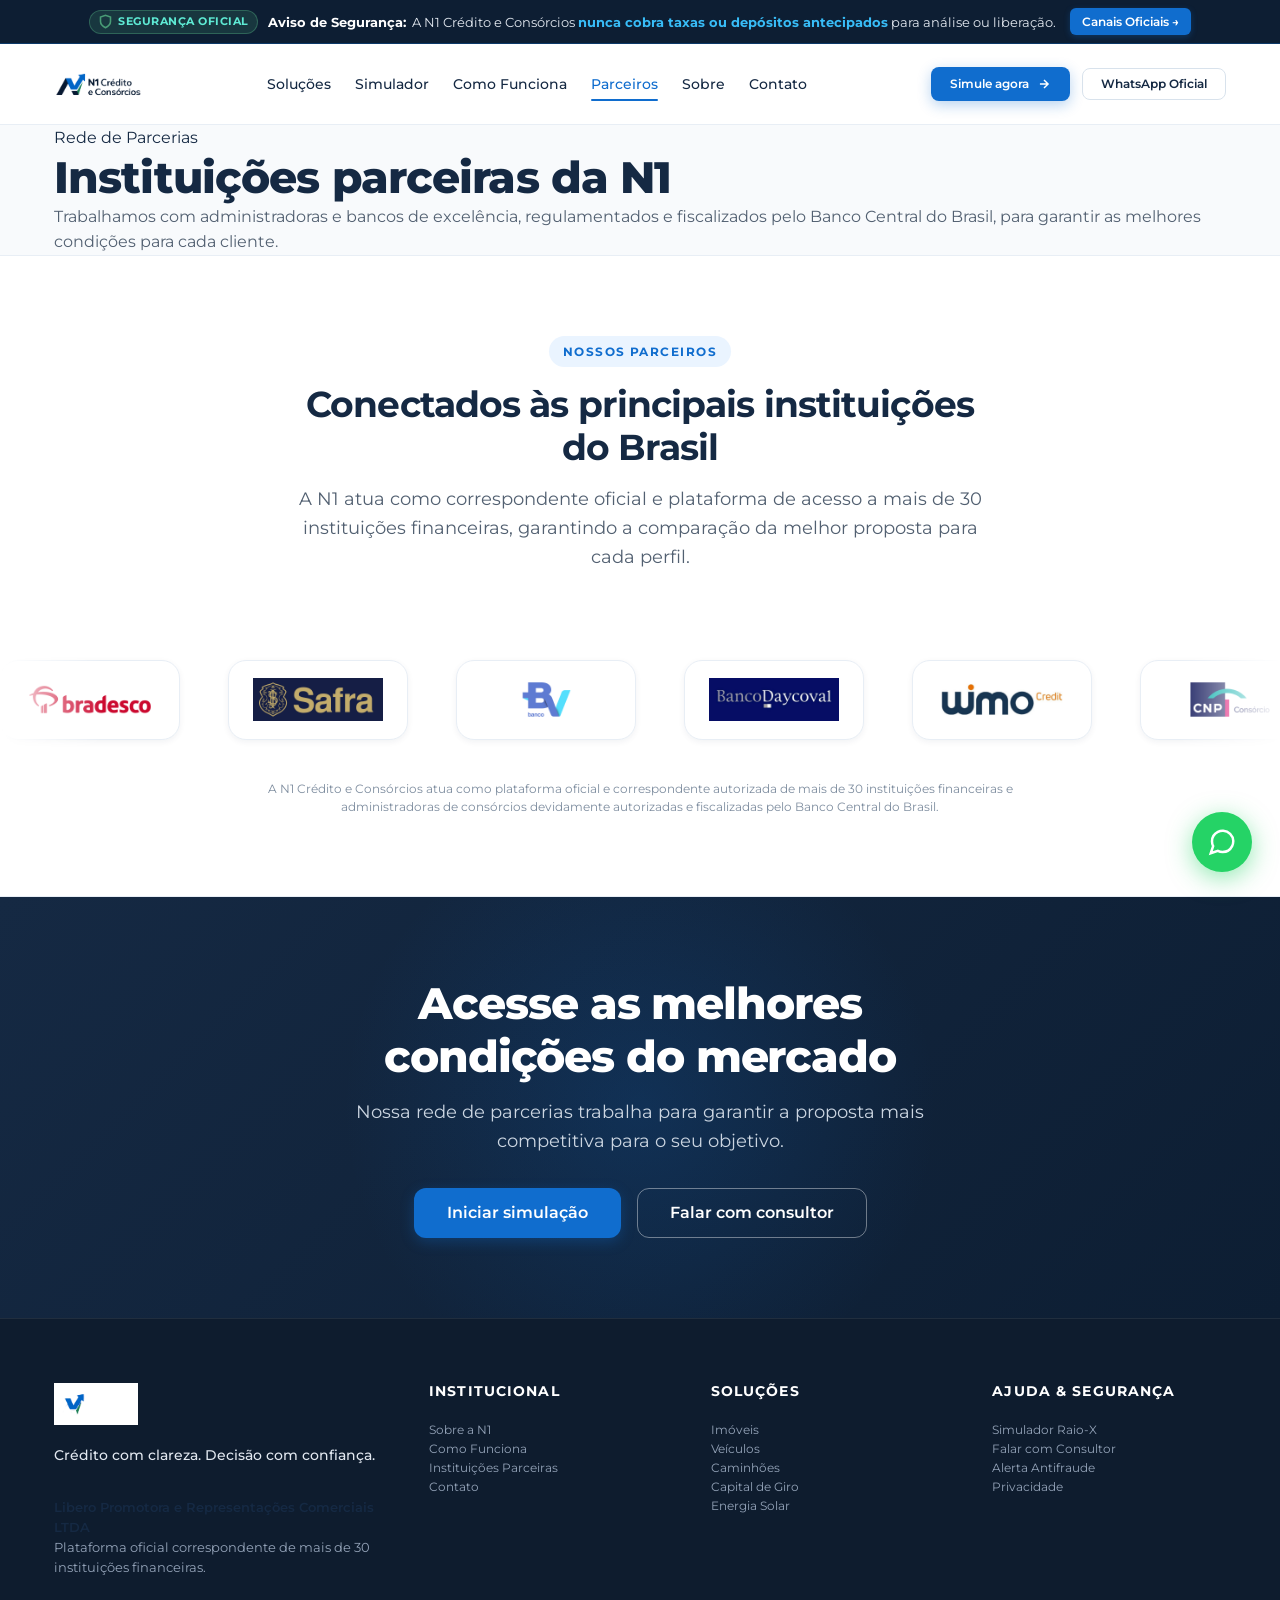
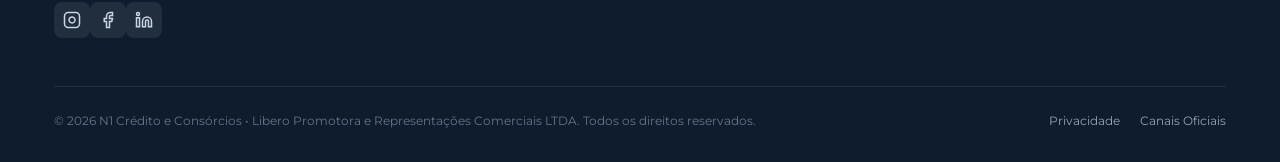
<file: parceiros.html>
<!DOCTYPE html>
<html lang="pt-BR">
<head>
  <meta charset="UTF-8"><meta name="viewport" content="width=device-width, initial-scale=1.0">
  <title>Parceiros — N1 Crédito e Consórcios</title>
  <meta name="description" content="Conheça as instituições financeiras parceiras da N1 Crédito e Consórcios. Mais de 30 bancos e administradoras autorizados pelo Banco Central.">
  <link rel="icon" type="image/svg+xml" href="assets/logos/favicon.svg">
  <link rel="preconnect" href="https://fonts.googleapis.com">
  <link rel="preconnect" href="https://fonts.gstatic.com" crossorigin>
  <link href="https://fonts.googleapis.com/css2?family=Montserrat:ital,wght@0,300;0,400;0,500;0,600;0,700;0,800;1,400&display=swap" rel="stylesheet">
  <link rel="stylesheet" href="css/tokens.css">
  <link rel="stylesheet" href="css/base.css">
  <link rel="stylesheet" href="css/components.css">
  <link rel="stylesheet" href="css/sections.css">
  <link rel="stylesheet" href="css/responsive.css">
</head>
<body>
  <a href="#conteudo-principal" class="skip-link">Pular para o conteúdo principal</a>
  <aside class="antifraude-banner" aria-label="Alerta institucional de segurança">
    <div class="container">
      <div class="antifraude-inner">
        <div class="antifraude-content">
          <span class="antifraude-badge">
            <svg class="antifraude-icon" viewBox="0 0 24 24" fill="none" stroke="currentColor" stroke-width="2.5"><path d="M12 22s8-4 8-10V5l-8-3-8 3v7c0 6 8 10 8 10z"/></svg>
            Segurança Oficial
          </span>
          <span class="antifraude-text">
            <strong class="antifraude-highlight">Aviso de Segurança:</strong> A N1 Crédito e Consórcios <strong class="antifraude-strong">nunca cobra taxas ou depósitos antecipados</strong> para análise ou liberação.
          </span>
        </div>
        <a href="#" class="antifraude-link" data-open-modal="safety-modal" aria-label="Ver canais oficiais e diretrizes de segurança">
          Canais Oficiais →
        </a>
      </div>
    </div>
  </aside>
  <header class="site-header" role="banner">
    <div class="container header-container">
      <a href="index.html" class="header-brand" aria-label="N1 Crédito e Consórcios"><img src="assets/logos/n1-logo-horizontal-new.png" alt="Logo N1 Crédito e Consórcios" class="header-logo" width="180" height="48"></a>
      <nav class="header-nav" aria-label="Navegação Principal"><ul class="nav-list" role="menubar">
        <li role="none"><a href="solucoes.html" class="nav-link" role="menuitem">Soluções</a></li>
        <li role="none"><a href="simulador.html" class="nav-link" role="menuitem">Simulador</a></li>
        <li role="none"><a href="como-funciona.html" class="nav-link" role="menuitem">Como Funciona</a></li>
        <li role="none"><a href="parceiros.html" class="nav-link is-active" role="menuitem">Parceiros</a></li>
        <li role="none"><a href="sobre.html" class="nav-link" role="menuitem">Sobre</a></li>
        <li role="none"><a href="contato.html" class="nav-link" role="menuitem">Contato</a></li>
      </ul></nav>
      <div class="header-actions">
        <a href="simulador.html" class="btn btn-primary btn-sm"><span>Simule agora</span><svg width="14" height="14" viewBox="0 0 24 24" fill="none" stroke="currentColor" stroke-width="2.5"><path d="M5 12h14M12 5l7 7-7 7"/></svg></a>
        <a href="https://wa.me/5511945339633" target="_blank" rel="noopener noreferrer" class="btn btn-outline btn-sm">WhatsApp Oficial</a>
        <button type="button" class="menu-toggle" id="menu-toggle" aria-label="Abrir menu" aria-expanded="false" aria-controls="mobile-drawer"><svg width="24" height="24" viewBox="0 0 24 24" fill="none" stroke="currentColor" stroke-width="2"><line x1="3" y1="12" x2="21" y2="12"></line><line x1="3" y1="6" x2="21" y2="6"></line><line x1="3" y1="18" x2="21" y2="18"></line></svg></button>
      </div>
    </div>
  </header>
  <div class="mobile-drawer-backdrop" id="drawer-backdrop" aria-hidden="true"></div>
  <div class="mobile-nav-drawer" id="mobile-drawer" role="dialog" aria-modal="true" aria-label="Menu Mobile">
    <div>
      <div class="mobile-drawer-header"><img src="assets/logos/n1-logo-horizontal-new.png" alt="N1" class="header-logo" width="140" height="38"><button type="button" class="mobile-drawer-close" id="drawer-close" aria-label="Fechar menu"><svg width="22" height="22" viewBox="0 0 24 24" fill="none" stroke="currentColor" stroke-width="2"><line x1="18" y1="6" x2="6" y2="18"></line><line x1="6" y1="6" x2="18" y2="18"></line></svg></button></div>
      <nav class="mobile-nav-list"><a href="solucoes.html" class="mobile-nav-link">Soluções por Objetivo</a><a href="simulador.html" class="mobile-nav-link">Simulador Raio-X</a><a href="como-funciona.html" class="mobile-nav-link">Como Funciona</a><a href="parceiros.html" class="mobile-nav-link">Instituições Parceiras</a><a href="sobre.html" class="mobile-nav-link">Sobre a N1</a><a href="contato.html" class="mobile-nav-link">Contato</a></nav>
    </div>
    <div style="display:flex;flex-direction:column;gap:12px;"><a href="simulador.html" class="btn btn-primary btn-sm" style="text-align:center;">Simular Minha Solução</a><a href="https://wa.me/5511945339633" target="_blank" rel="noopener noreferrer" class="btn btn-whatsapp btn-sm" style="text-align:center;">Falar pelo WhatsApp</a></div>
  </div>

  <main id="conteudo-principal">
    <section class="page-hero-section" aria-labelledby="page-hero-title">
      <div class="container"><div class="page-hero-content">
        <span class="section-tag">Rede de Parcerias</span>
        <h1 class="page-hero-title" id="page-hero-title">Instituições parceiras da N1</h1>
        <p class="page-hero-desc">Trabalhamos com administradoras e bancos de excelência, regulamentados e fiscalizados pelo Banco Central do Brasil, para garantir as melhores condições para cada cliente.</p>
      </div></div>
    </section>

    <section class="section section-alt" aria-label="Carrossel de parceiros">
      <div class="container"><div class="section-header">
        <span class="section-tag">Nossos Parceiros</span>
        <h2 class="section-title">Conectados às principais instituições do Brasil</h2>
        <p class="section-subtitle">A N1 atua como correspondente oficial e plataforma de acesso a mais de 30 instituições financeiras, garantindo a comparação da melhor proposta para cada perfil.</p>
      </div></div>
      <div class="partners-carousel-wrap" aria-label="Logos dos parceiros">
        <div class="partners-carousel-track">
          <div class="carousel-logo-item"><img src="assets/images/partners/bradesco.png" alt="Banco Bradesco" loading="lazy"></div>
          <div class="carousel-logo-item"><img src="assets/images/partners/safra.png" alt="Banco Safra" loading="lazy"></div>
          <div class="carousel-logo-item"><img src="assets/images/partners/bv.png" alt="Banco BV" loading="lazy"></div>
          <div class="carousel-logo-item"><img src="assets/images/partners/daycoval.png" alt="Banco Daycoval" loading="lazy"></div>
          <div class="carousel-logo-item"><img src="assets/images/partners/wimo.png" alt="Wimo" loading="lazy"></div>
          <div class="carousel-logo-item"><img src="assets/images/partners/cnp.png" alt="CNP Consórcio" loading="lazy"></div>
          <div class="carousel-logo-item"><img src="assets/images/partners/abac.png" alt="ABAC" loading="lazy"></div>
          <div class="carousel-logo-item"><img src="assets/images/partners/bacen.svg" alt="Banco Central" loading="lazy"></div>
          <div class="carousel-logo-item" aria-hidden="true"><img src="assets/images/partners/bradesco.png" alt="" loading="lazy"></div>
          <div class="carousel-logo-item" aria-hidden="true"><img src="assets/images/partners/safra.png" alt="" loading="lazy"></div>
          <div class="carousel-logo-item" aria-hidden="true"><img src="assets/images/partners/bv.png" alt="" loading="lazy"></div>
          <div class="carousel-logo-item" aria-hidden="true"><img src="assets/images/partners/daycoval.png" alt="" loading="lazy"></div>
          <div class="carousel-logo-item" aria-hidden="true"><img src="assets/images/partners/wimo.png" alt="" loading="lazy"></div>
          <div class="carousel-logo-item" aria-hidden="true"><img src="assets/images/partners/cnp.png" alt="" loading="lazy"></div>
          <div class="carousel-logo-item" aria-hidden="true"><img src="assets/images/partners/abac.png" alt="" loading="lazy"></div>
          <div class="carousel-logo-item" aria-hidden="true"><img src="assets/images/partners/bacen.svg" alt="" loading="lazy"></div>
        </div>
      </div>
      <div class="container"><p class="partners-disclaimer">A N1 Crédito e Consórcios atua como plataforma oficial e correspondente autorizada de mais de 30 instituições financeiras e administradoras de consórcios devidamente autorizadas e fiscalizadas pelo Banco Central do Brasil.</p></div>
    </section>

    <section class="cta-final-section" aria-labelledby="cta-p-title">
      <div class="container"><div class="cta-final-content">
        <h2 class="cta-final-title" id="cta-p-title">Acesse as melhores condições do mercado</h2>
        <p class="cta-final-subtitle">Nossa rede de parcerias trabalha para garantir a proposta mais competitiva para o seu objetivo.</p>
        <div class="cta-final-actions">
          <a href="simulador.html" class="btn btn-primary btn-lg">Iniciar simulação</a>
          <a href="https://wa.me/5511945339633" target="_blank" rel="noopener noreferrer" class="btn btn-outline-white btn-lg">Falar com consultor</a>
        </div>
      </div></div>
    </section>
  </main>

  <footer class="site-footer" role="contentinfo">
    <div class="container">
      <div class="footer-grid">
        <div class="footer-brand-col">
          <a href="index.html" class="footer-logo-wrap" aria-label="N1">
            <img src="assets/logos/n1-logo-footer.png" alt="Logo N1 Crédito e Consórcios" class="footer-logo" width="180" height="42" onerror="this.style.display='none'; this.nextElementSibling.style.display='block';">
            <span class="footer-logo-fallback" style="display:none; font-size:20px; font-weight:800; color:#ffffff;">N1 <span style="color:#106DCE;">Crédito</span> &amp; Consórcios</span>
          </a>
          <p class="footer-slogan">Crédito com clareza. Decisão com confiança.</p>
          <div class="footer-corporate"><strong>Libero Promotora e Representações Comerciais LTDA</strong><br>Plataforma oficial correspondente de mais de 30 instituições financeiras.</div>
          <div class="footer-socials"><a href="https://www.instagram.com/n1creditoeconsorcios/" target="_blank" rel="noopener noreferrer" class="social-btn" aria-label="Instagram"><svg width="18" height="18" viewBox="0 0 24 24" fill="none" stroke="currentColor" stroke-width="2"><rect x="2" y="2" width="20" height="20" rx="5" ry="5"></rect><path d="M16 11.37A4 4 0 1 1 12.63 8 4 4 0 0 1 16 11.37z"></path></svg></a><a href="https://www.facebook.com/consorcion1" target="_blank" rel="noopener noreferrer" class="social-btn" aria-label="Facebook"><svg width="18" height="18" viewBox="0 0 24 24" fill="none" stroke="currentColor" stroke-width="2"><path d="M18 2h-3a5 5 0 0 0-5 5v3H7v4h3v8h4v-8h3l1-4h-4V7a1 1 0 0 1 1-1h3z"></path></svg></a><a href="https://www.linkedin.com/company/consorcion1/" target="_blank" rel="noopener noreferrer" class="social-btn" aria-label="LinkedIn"><svg width="18" height="18" viewBox="0 0 24 24" fill="none" stroke="currentColor" stroke-width="2"><path d="M16 8a6 6 0 0 1 6 6v7h-4v-7a2 2 0 0 0-2-2 2 2 0 0 0-2 2v7h-4v-7a6 6 0 0 1 6-6z"></path><rect x="2" y="9" width="4" height="12"></rect><circle cx="4" cy="4" r="2"></circle></svg></a></div>
        </div>
        <div><h4 class="footer-col-title">Institucional</h4><nav class="footer-nav-list"><a href="sobre.html" class="footer-nav-link">Sobre a N1</a><a href="como-funciona.html" class="footer-nav-link">Como Funciona</a><a href="parceiros.html" class="footer-nav-link">Instituições Parceiras</a><a href="contato.html" class="footer-nav-link">Contato</a></nav></div>
        <div><h4 class="footer-col-title">Soluções</h4><nav class="footer-nav-list"><a href="solucoes.html#imoveis" class="footer-nav-link">Imóveis</a><a href="solucoes.html#veiculos" class="footer-nav-link">Veículos</a><a href="solucoes.html#pesados" class="footer-nav-link">Caminhões</a><a href="solucoes.html#capital" class="footer-nav-link">Capital de Giro</a><a href="solucoes.html#solar" class="footer-nav-link">Energia Solar</a></nav></div>
        <div><h4 class="footer-col-title">Ajuda &amp; Segurança</h4><nav class="footer-nav-list"><a href="simulador.html" class="footer-nav-link">Simulador Raio-X</a><a href="contato.html" class="footer-nav-link">Falar com Consultor</a><a href="#" class="footer-nav-link" data-open-modal="safety-modal">Alerta Antifraude</a><a href="#" class="footer-nav-link" data-open-modal="privacy-modal">Privacidade</a></nav></div>
      </div>
      <div class="footer-bottom">
        <div>&copy; <span id="current-year">2026</span> N1 Crédito e Consórcios &bull; Libero Promotora e Representações Comerciais LTDA. Todos os direitos reservados.</div>
        <div class="footer-bottom-links"><a href="#" data-open-modal="privacy-modal">Privacidade</a><a href="#" data-open-modal="safety-modal">Canais Oficiais</a></div>
      </div>
    </div>
  </footer>
  <aside class="floating-whatsapp" aria-label="WhatsApp"><span class="floating-whatsapp-tooltip">Falar com especialista N1</span><a href="https://wa.me/5511945339633" target="_blank" rel="noopener noreferrer" class="floating-whatsapp-btn" aria-label="WhatsApp Oficial"><svg width="30" height="30" viewBox="0 0 24 24" fill="none" stroke="currentColor" stroke-width="2"><path d="M21 11.5a8.38 8.38 0 0 1-.9 3.8 8.5 8.5 0 0 1-7.6 4.7 8.38 8.38 0 0 1-3.8-.9L3 21l1.9-5.7a8.38 8.38 0 0 1-.9-3.8 8.5 8.5 0 0 1 4.7-7.6 8.38 8.38 0 0 1 3.8-.9h.5a8.48 8.48 0 0 1 8 8v.5z"/></svg></a></aside>
  <div class="modal-overlay" id="safety-modal" role="dialog" aria-modal="true" aria-labelledby="sm-t"><div class="modal-card"><div class="modal-header"><h3 class="modal-title" id="sm-t">Segurança &amp; Canais Oficiais</h3><button type="button" class="modal-close" data-close-modal>✕</button></div><div class="modal-body"><h4>Regra Fundamental</h4><p>A N1 NÃO cobra nenhum valor antecipado.</p><ul style="list-style:disc;margin-left:20px;"><li>WhatsApp: +55 11 94533-9633</li><li>Tel: (11) 3111-7700</li></ul></div></div></div>
  <div class="modal-overlay" id="privacy-modal" role="dialog" aria-modal="true" aria-labelledby="pm-t"><div class="modal-card"><div class="modal-header"><h3 class="modal-title" id="pm-t">Política de Privacidade</h3><button type="button" class="modal-close" data-close-modal>✕</button></div><div class="modal-body"><p>A N1 respeita a privacidade conforme a LGPD.</p></div></div></div>
  <script src="js/analytics.js"></script><script src="js/main.js"></script>
</body>
</html>
</file>
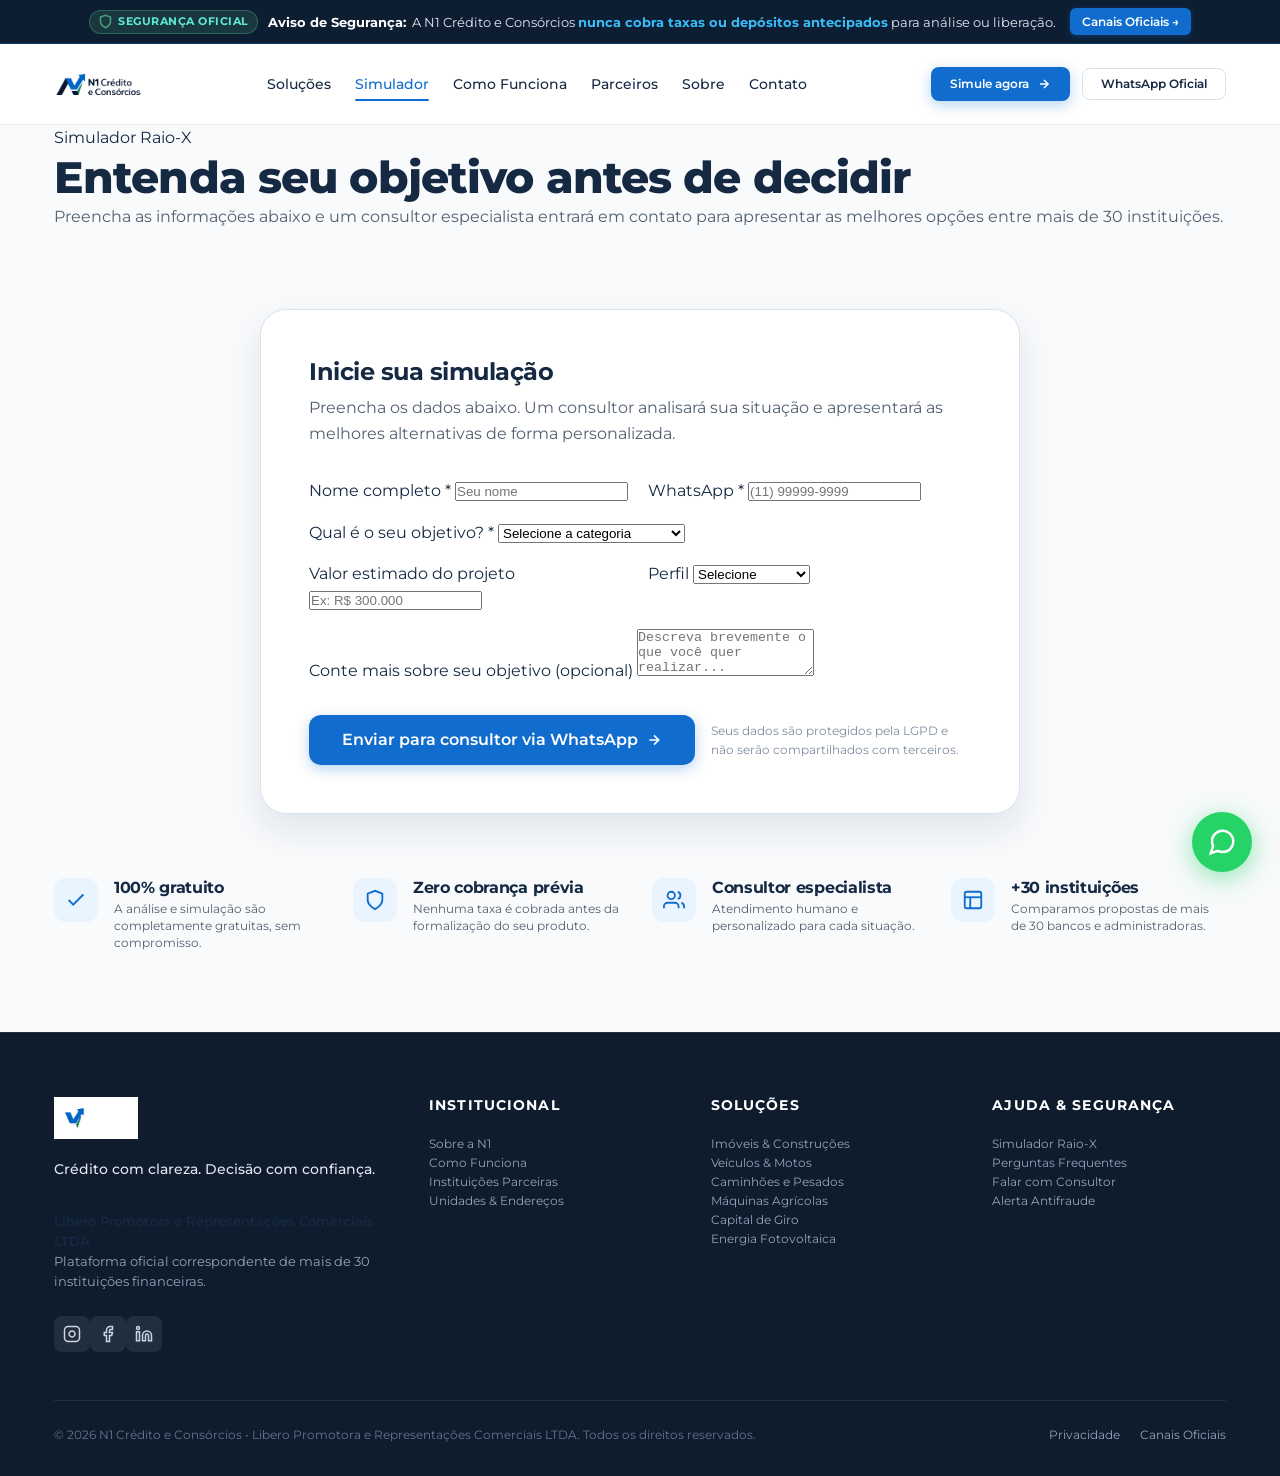
<file: simulador.html>
<!DOCTYPE html>
<html lang="pt-BR">
<head>
  <meta charset="UTF-8">
  <meta name="viewport" content="width=device-width, initial-scale=1.0">
  <title>Simulador Raio-X — N1 Crédito e Consórcios</title>
  <meta name="description" content="Simule gratuitamente sua solução em crédito ou consórcio. Compare opções entre mais de 30 instituições e descubra a melhor alternativa para o seu objetivo.">
  <link rel="icon" type="image/svg+xml" href="assets/logos/favicon.svg">
  <link rel="preconnect" href="https://fonts.googleapis.com">
  <link rel="preconnect" href="https://fonts.gstatic.com" crossorigin>
  <link href="https://fonts.googleapis.com/css2?family=Montserrat:ital,wght@0,300;0,400;0,500;0,600;0,700;0,800;1,400&display=swap" rel="stylesheet">
  <link rel="stylesheet" href="css/tokens.css">
  <link rel="stylesheet" href="css/base.css">
  <link rel="stylesheet" href="css/components.css">
  <link rel="stylesheet" href="css/sections.css">
  <link rel="stylesheet" href="css/responsive.css">
</head>
<body>

  <a href="#conteudo-principal" class="skip-link">Pular para o conteúdo principal</a>

  <aside class="antifraude-banner" aria-label="Alerta institucional de segurança">
    <div class="container">
      <div class="antifraude-inner">
        <div class="antifraude-content">
          <span class="antifraude-badge">
            <svg class="antifraude-icon" viewBox="0 0 24 24" fill="none" stroke="currentColor" stroke-width="2.5"><path d="M12 22s8-4 8-10V5l-8-3-8 3v7c0 6 8 10 8 10z"/></svg>
            Segurança Oficial
          </span>
          <span class="antifraude-text">
            <strong class="antifraude-highlight">Aviso de Segurança:</strong> A N1 Crédito e Consórcios <strong class="antifraude-strong">nunca cobra taxas ou depósitos antecipados</strong> para análise ou liberação.
          </span>
        </div>
        <a href="#" class="antifraude-link" data-open-modal="safety-modal" aria-label="Ver canais oficiais e diretrizes de segurança">
          Canais Oficiais →
        </a>
      </div>
    </div>
  </aside>

  <header class="site-header" role="banner">
    <div class="container header-container">
      <a href="index.html" class="header-brand" aria-label="N1 Crédito e Consórcios — Página Inicial">
        <img src="assets/logos/n1-logo-horizontal-new.png" alt="Logo N1 Crédito e Consórcios" class="header-logo" width="180" height="48">
      </a>
      <nav class="header-nav" aria-label="Navegação Principal">
        <ul class="nav-list" role="menubar">
          <li role="none"><a href="solucoes.html" class="nav-link" role="menuitem">Soluções</a></li>
          <li role="none"><a href="simulador.html" class="nav-link is-active" role="menuitem">Simulador</a></li>
          <li role="none"><a href="como-funciona.html" class="nav-link" role="menuitem">Como Funciona</a></li>
          <li role="none"><a href="parceiros.html" class="nav-link" role="menuitem">Parceiros</a></li>
          <li role="none"><a href="sobre.html" class="nav-link" role="menuitem">Sobre</a></li>
          <li role="none"><a href="contato.html" class="nav-link" role="menuitem">Contato</a></li>
        </ul>
      </nav>
      <div class="header-actions">
        <a href="simulador.html" class="btn btn-primary btn-sm">
          <span>Simule agora</span>
          <svg width="14" height="14" viewBox="0 0 24 24" fill="none" stroke="currentColor" stroke-width="2.5"><path d="M5 12h14M12 5l7 7-7 7"/></svg>
        </a>
        <a href="https://wa.me/5511945339633" target="_blank" rel="noopener noreferrer" class="btn btn-outline btn-sm">WhatsApp Oficial</a>
        <button type="button" class="menu-toggle" id="menu-toggle" aria-label="Abrir menu" aria-expanded="false" aria-controls="mobile-drawer">
          <svg width="24" height="24" viewBox="0 0 24 24" fill="none" stroke="currentColor" stroke-width="2"><line x1="3" y1="12" x2="21" y2="12"></line><line x1="3" y1="6" x2="21" y2="6"></line><line x1="3" y1="18" x2="21" y2="18"></line></svg>
        </button>
      </div>
    </div>
  </header>

  <div class="mobile-drawer-backdrop" id="drawer-backdrop" aria-hidden="true"></div>
  <div class="mobile-nav-drawer" id="mobile-drawer" role="dialog" aria-modal="true" aria-label="Menu Mobile">
    <div>
      <div class="mobile-drawer-header">
        <img src="assets/logos/n1-logo-horizontal-new.png" alt="N1 Crédito e Consórcios" class="header-logo" width="140" height="38">
        <button type="button" class="mobile-drawer-close" id="drawer-close" aria-label="Fechar menu">
          <svg width="22" height="22" viewBox="0 0 24 24" fill="none" stroke="currentColor" stroke-width="2"><line x1="18" y1="6" x2="6" y2="18"></line><line x1="6" y1="6" x2="18" y2="18"></line></svg>
        </button>
      </div>
      <nav class="mobile-nav-list">
        <a href="solucoes.html" class="mobile-nav-link">Soluções por Objetivo</a>
        <a href="simulador.html" class="mobile-nav-link">Simulador Raio-X</a>
        <a href="como-funciona.html" class="mobile-nav-link">Como Funciona</a>
        <a href="parceiros.html" class="mobile-nav-link">Instituições Parceiras</a>
        <a href="sobre.html" class="mobile-nav-link">Sobre a N1</a>
        <a href="contato.html" class="mobile-nav-link">Contato</a>
      </nav>
    </div>
    <div style="display:flex; flex-direction:column; gap:12px;">
      <a href="simulador.html" class="btn btn-primary btn-sm" style="text-align:center;">Simular Minha Solução</a>
      <a href="https://wa.me/5511945339633" target="_blank" rel="noopener noreferrer" class="btn btn-whatsapp btn-sm" style="text-align:center;">Falar pelo WhatsApp</a>
    </div>
  </div>

  <main id="conteudo-principal">

    <section class="page-hero-section" aria-labelledby="page-hero-title">
      <div class="container">
        <div class="page-hero-content">
          <span class="section-tag">Simulador Raio-X</span>
          <h1 class="page-hero-title" id="page-hero-title">Entenda seu objetivo antes de decidir</h1>
          <p class="page-hero-desc">Preencha as informações abaixo e um consultor especialista entrará em contato para apresentar as melhores opções entre mais de 30 instituições.</p>
        </div>
      </div>
    </section>

    <!-- Simulator Form -->
    <section class="section" aria-labelledby="sim-form-title">
      <div class="container">
        <div class="lead-form-box">
          <h2 class="section-title" id="sim-form-title" style="margin-bottom:var(--space-8); font-size:var(--font-size-xl);">Inicie sua simulação</h2>
          <p style="margin-bottom:var(--space-32); color:var(--text-secondary);">Preencha os dados abaixo. Um consultor analisará sua situação e apresentará as melhores alternativas de forma personalizada.</p>

          <form id="simulator-form" novalidate>
            <div class="form-grid-2" style="margin-bottom:var(--space-16);">
              <div class="form-group">
                <label class="form-label" for="sim-name">Nome completo *</label>
                <input type="text" id="sim-name" name="name" class="form-input" placeholder="Seu nome" required autocomplete="name">
              </div>
              <div class="form-group">
                <label class="form-label" for="sim-phone">WhatsApp *</label>
                <input type="tel" id="sim-phone" name="phone" class="form-input" placeholder="(11) 99999-9999" required autocomplete="tel">
              </div>
            </div>

            <div class="form-group" style="margin-bottom:var(--space-16);">
              <label class="form-label" for="sim-objective">Qual é o seu objetivo? *</label>
              <select id="sim-objective" name="objective" class="form-input" required>
                <option value="">Selecione a categoria</option>
                <option value="imovel-residencial">Imóvel Residencial</option>
                <option value="imovel-comercial">Imóvel Comercial / Sala</option>
                <option value="veiculo-leve">Veículo Leve (carro / moto)</option>
                <option value="veiculo-pesado">Caminhão / Veículo Pesado</option>
                <option value="maquina-agricola">Máquina Agrícola</option>
                <option value="capital-giro">Capital de Giro (PJ)</option>
                <option value="energia-solar">Energia Solar</option>
                <option value="outro">Outro objetivo</option>
              </select>
            </div>

            <div class="form-grid-2" style="margin-bottom:var(--space-16);">
              <div class="form-group">
                <label class="form-label" for="sim-value">Valor estimado do projeto</label>
                <input type="text" id="sim-value" name="value" class="form-input" placeholder="Ex: R$ 300.000">
              </div>
              <div class="form-group">
                <label class="form-label" for="sim-profile">Perfil</label>
                <select id="sim-profile" name="profile" class="form-input">
                  <option value="">Selecione</option>
                  <option value="pf">Pessoa Física</option>
                  <option value="pj">Pessoa Jurídica</option>
                </select>
              </div>
            </div>

            <div class="form-group" style="margin-bottom:var(--space-32);">
              <label class="form-label" for="sim-message">Conte mais sobre seu objetivo (opcional)</label>
              <textarea id="sim-message" name="message" class="form-input" rows="3" placeholder="Descreva brevemente o que você quer realizar..."></textarea>
            </div>

            <div style="display:flex; gap:var(--space-16); flex-wrap:wrap; align-items:center;">
              <button type="submit" class="btn btn-primary btn-lg" id="sim-submit-btn">
                <span>Enviar para consultor via WhatsApp</span>
                <svg width="16" height="16" viewBox="0 0 24 24" fill="none" stroke="currentColor" stroke-width="2.5"><path d="M5 12h14M12 5l7 7-7 7"/></svg>
              </button>
              <p style="font-size:12px; color:var(--text-muted); margin:0; flex:1; min-width:200px;">
                Seus dados são protegidos pela LGPD e não serão compartilhados com terceiros.
              </p>
            </div>
          </form>
        </div>

        <!-- Info Cards -->
        <div class="trust-bar-grid" style="margin-top:var(--space-64);">
          <div class="trust-item">
            <div class="trust-icon-box"><svg width="22" height="22" viewBox="0 0 24 24" fill="none" stroke="currentColor" stroke-width="2"><polyline points="20 6 9 17 4 12"></polyline></svg></div>
            <div class="trust-text"><h3>100% gratuito</h3><p>A análise e simulação são completamente gratuitas, sem compromisso.</p></div>
          </div>
          <div class="trust-item">
            <div class="trust-icon-box"><svg width="22" height="22" viewBox="0 0 24 24" fill="none" stroke="currentColor" stroke-width="2"><path d="M12 22s8-4 8-10V5l-8-3-8 3v7c0 6 8 10 8 10z"></path></svg></div>
            <div class="trust-text"><h3>Zero cobrança prévia</h3><p>Nenhuma taxa é cobrada antes da formalização do seu produto.</p></div>
          </div>
          <div class="trust-item">
            <div class="trust-icon-box"><svg width="22" height="22" viewBox="0 0 24 24" fill="none" stroke="currentColor" stroke-width="2"><path d="M17 21v-2a4 4 0 0 0-4-4H5a4 4 0 0 0-4 4v2"></path><circle cx="9" cy="7" r="4"></circle><path d="M23 21v-2a4 4 0 0 0-3-3.87"></path><path d="M16 3.13a4 4 0 0 1 0 7.75"></path></svg></div>
            <div class="trust-text"><h3>Consultor especialista</h3><p>Atendimento humano e personalizado para cada situação.</p></div>
          </div>
          <div class="trust-item">
            <div class="trust-icon-box"><svg width="22" height="22" viewBox="0 0 24 24" fill="none" stroke="currentColor" stroke-width="2"><rect x="3" y="3" width="18" height="18" rx="2" ry="2"></rect><line x1="3" y1="9" x2="21" y2="9"></line><line x1="9" y1="21" x2="9" y2="9"></line></svg></div>
            <div class="trust-text"><h3>+30 instituições</h3><p>Comparamos propostas de mais de 30 bancos e administradoras.</p></div>
          </div>
        </div>
      </div>
    </section>

  </main>

  <footer class="site-footer" role="contentinfo">
    <div class="container">
      <div class="footer-grid">
        <div class="footer-brand-col">
          <a href="index.html" class="footer-logo-wrap" aria-label="N1 Crédito e Consórcios — Início">
            <img src="assets/logos/n1-logo-footer.png" alt="Logo N1 Crédito e Consórcios" class="footer-logo" width="180" height="42" onerror="this.style.display='none'; this.nextElementSibling.style.display='block';">
            <span class="footer-logo-fallback" style="display:none; font-size:20px; font-weight:800; color:#ffffff;">N1 <span style="color:#106DCE;">Crédito</span> &amp; Consórcios</span>
          </a>
          <p class="footer-slogan">Crédito com clareza. Decisão com confiança.</p>
          <div class="footer-corporate"><strong>Libero Promotora e Representações Comerciais LTDA</strong><br>Plataforma oficial correspondente de mais de 30 instituições financeiras.</div>
          <div class="footer-socials">
            <a href="https://www.instagram.com/n1creditoeconsorcios/" target="_blank" rel="noopener noreferrer" class="social-btn" aria-label="Instagram"><svg width="18" height="18" viewBox="0 0 24 24" fill="none" stroke="currentColor" stroke-width="2"><rect x="2" y="2" width="20" height="20" rx="5" ry="5"></rect><path d="M16 11.37A4 4 0 1 1 12.63 8 4 4 0 0 1 16 11.37z"></path><line x1="17.5" y1="6.5" x2="17.51" y2="6.5"></line></svg></a>
            <a href="https://www.facebook.com/consorcion1" target="_blank" rel="noopener noreferrer" class="social-btn" aria-label="Facebook"><svg width="18" height="18" viewBox="0 0 24 24" fill="none" stroke="currentColor" stroke-width="2"><path d="M18 2h-3a5 5 0 0 0-5 5v3H7v4h3v8h4v-8h3l1-4h-4V7a1 1 0 0 1 1-1h3z"></path></svg></a>
            <a href="https://www.linkedin.com/company/consorcion1/" target="_blank" rel="noopener noreferrer" class="social-btn" aria-label="LinkedIn"><svg width="18" height="18" viewBox="0 0 24 24" fill="none" stroke="currentColor" stroke-width="2"><path d="M16 8a6 6 0 0 1 6 6v7h-4v-7a2 2 0 0 0-2-2 2 2 0 0 0-2 2v7h-4v-7a6 6 0 0 1 6-6z"></path><rect x="2" y="9" width="4" height="12"></rect><circle cx="4" cy="4" r="2"></circle></svg></a>
          </div>
        </div>
        <div>
          <h4 class="footer-col-title">Institucional</h4>
          <nav class="footer-nav-list">
            <a href="sobre.html" class="footer-nav-link">Sobre a N1</a>
            <a href="como-funciona.html" class="footer-nav-link">Como Funciona</a>
            <a href="parceiros.html" class="footer-nav-link">Instituições Parceiras</a>
            <a href="contato.html" class="footer-nav-link">Unidades &amp; Endereços</a>
          </nav>
        </div>
        <div>
          <h4 class="footer-col-title">Soluções</h4>
          <nav class="footer-nav-list">
            <a href="solucoes.html#imoveis" class="footer-nav-link">Imóveis &amp; Construções</a>
            <a href="solucoes.html#veiculos" class="footer-nav-link">Veículos &amp; Motos</a>
            <a href="solucoes.html#pesados" class="footer-nav-link">Caminhões e Pesados</a>
            <a href="solucoes.html#maquinas" class="footer-nav-link">Máquinas Agrícolas</a>
            <a href="solucoes.html#capital" class="footer-nav-link">Capital de Giro</a>
            <a href="solucoes.html#solar" class="footer-nav-link">Energia Fotovoltaica</a>
          </nav>
        </div>
        <div>
          <h4 class="footer-col-title">Ajuda &amp; Segurança</h4>
          <nav class="footer-nav-list">
            <a href="simulador.html" class="footer-nav-link">Simulador Raio-X</a>
            <a href="contato.html#faq" class="footer-nav-link">Perguntas Frequentes</a>
            <a href="contato.html" class="footer-nav-link">Falar com Consultor</a>
            <a href="#" class="footer-nav-link" data-open-modal="safety-modal">Alerta Antifraude</a>
          </nav>
        </div>
      </div>
      <div class="footer-bottom">
        <div>&copy; <span id="current-year">2026</span> N1 Crédito e Consórcios &bull; Libero Promotora e Representações Comerciais LTDA. Todos os direitos reservados.</div>
        <div class="footer-bottom-links">
          <a href="#" data-open-modal="privacy-modal">Privacidade</a>
          <a href="#" data-open-modal="safety-modal">Canais Oficiais</a>
        </div>
      </div>
    </div>
  </footer>

  <aside class="floating-whatsapp" aria-label="Atendimento via WhatsApp">
    <span class="floating-whatsapp-tooltip">Falar com especialista N1</span>
    <a href="https://wa.me/5511945339633" target="_blank" rel="noopener noreferrer" class="floating-whatsapp-btn" aria-label="WhatsApp Oficial">
      <svg width="30" height="30" viewBox="0 0 24 24" fill="none" stroke="currentColor" stroke-width="2"><path d="M21 11.5a8.38 8.38 0 0 1-.9 3.8 8.5 8.5 0 0 1-7.6 4.7 8.38 8.38 0 0 1-3.8-.9L3 21l1.9-5.7a8.38 8.38 0 0 1-.9-3.8 8.5 8.5 0 0 1 4.7-7.6 8.38 8.38 0 0 1 3.8-.9h.5a8.48 8.48 0 0 1 8 8v.5z"/></svg>
    </a>
  </aside>

  <div class="modal-overlay" id="safety-modal" role="dialog" aria-modal="true" aria-labelledby="safety-modal-title">
    <div class="modal-card">
      <div class="modal-header">
        <h3 class="modal-title" id="safety-modal-title">Diretrizes de Segurança &amp; Canais Oficiais</h3>
        <button type="button" class="modal-close" data-close-modal>✕</button>
      </div>
      <div class="modal-body">
        <h4>Regra Fundamental</h4>
        <p>A N1 NÃO cobra nenhum valor antecipado antes da formalização do produto financeiro.</p>
        <h4>Canais Oficiais</h4>
        <ul style="list-style:disc; margin-left:20px;">
          <li>WhatsApp: +55 11 94533-9633</li>
          <li>Telefone: (11) 3111-7700</li>
          <li>E-mail: contato@n1creditoeconsorcios.com.br</li>
        </ul>
      </div>
    </div>
  </div>

  <div class="modal-overlay" id="privacy-modal" role="dialog" aria-modal="true" aria-labelledby="privacy-modal-title">
    <div class="modal-card">
      <div class="modal-header">
        <h3 class="modal-title" id="privacy-modal-title">Política de Privacidade</h3>
        <button type="button" class="modal-close" data-close-modal>✕</button>
      </div>
      <div class="modal-body">
        <p>A Libero Promotora e Representações Comerciais LTDA respeita a privacidade conforme a LGPD (Lei nº 13.709/2018). Seus dados são utilizados exclusivamente para atendimento consultivo e não são vendidos a terceiros.</p>
      </div>
    </div>
  </div>

  <script src="js/analytics.js"></script>
  <script src="js/simulator.js"></script>
  <script src="js/main.js"></script>
</body>
</html>
</file>
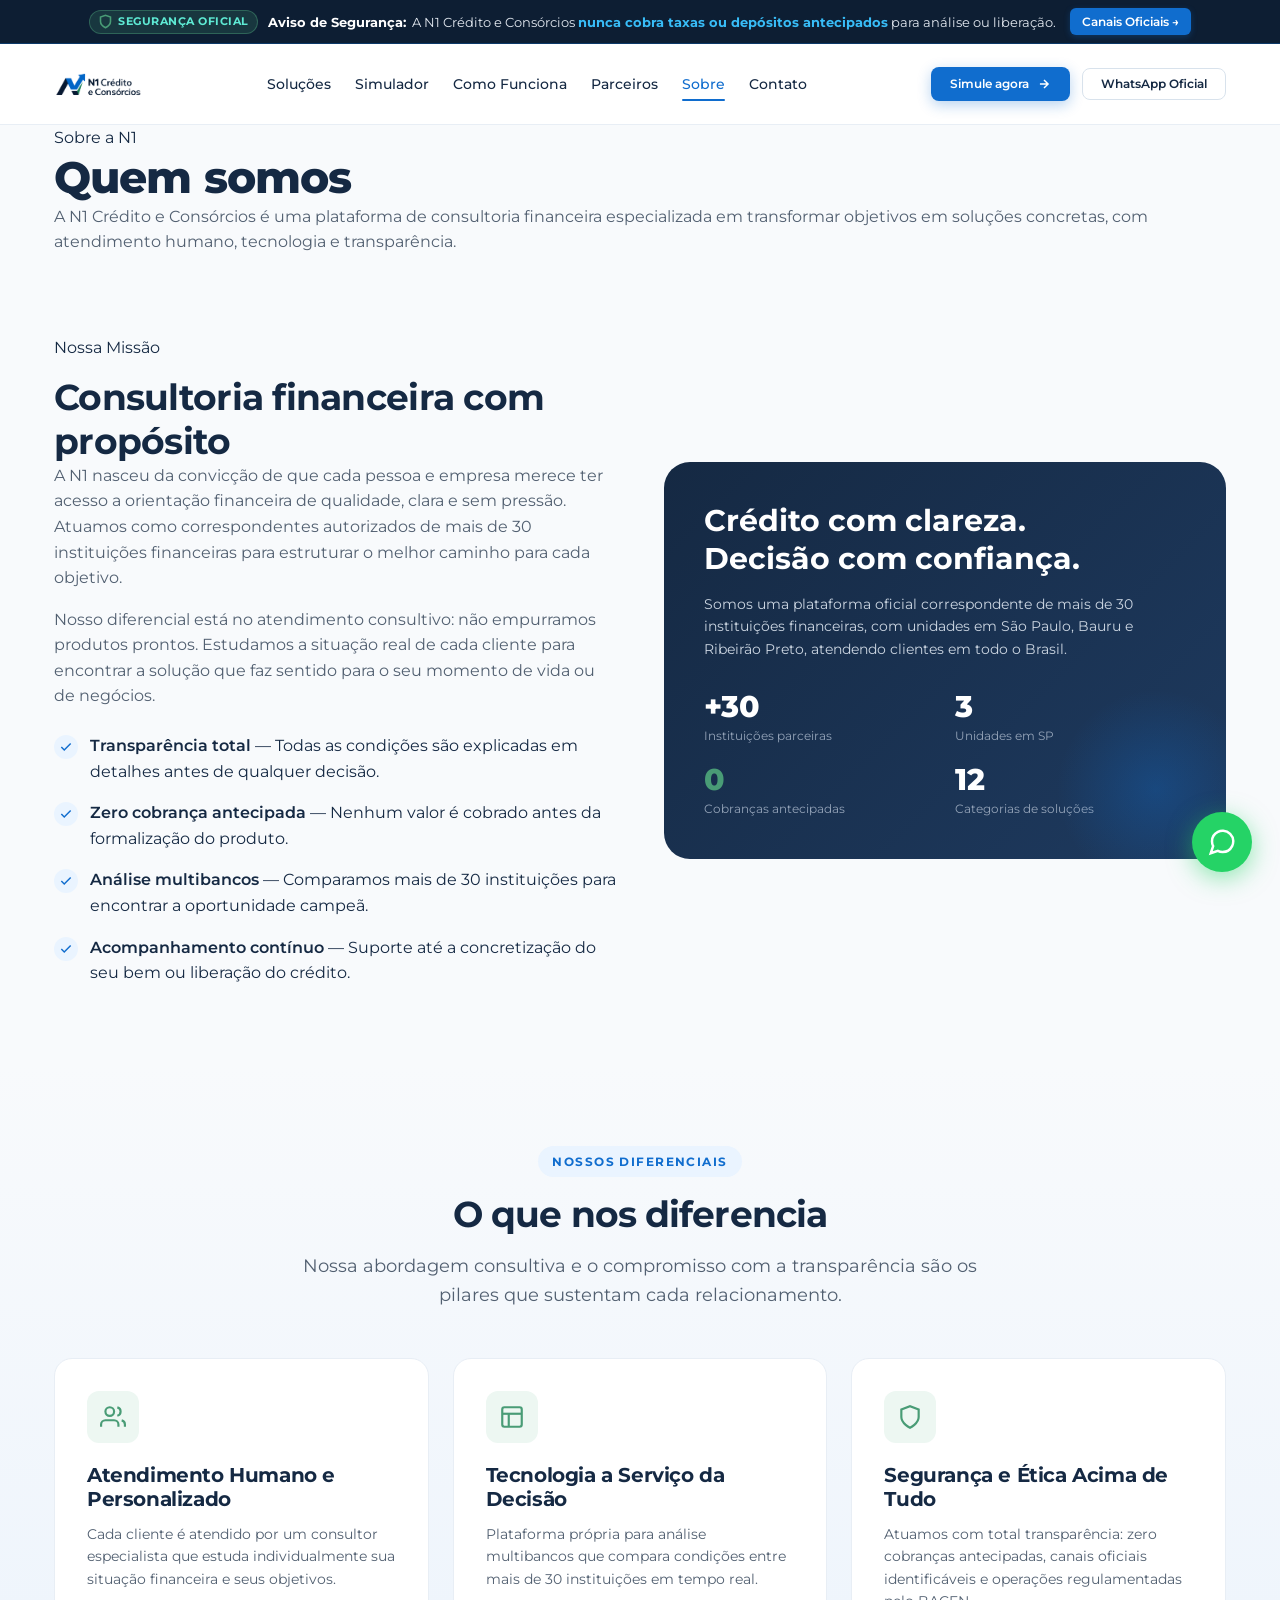
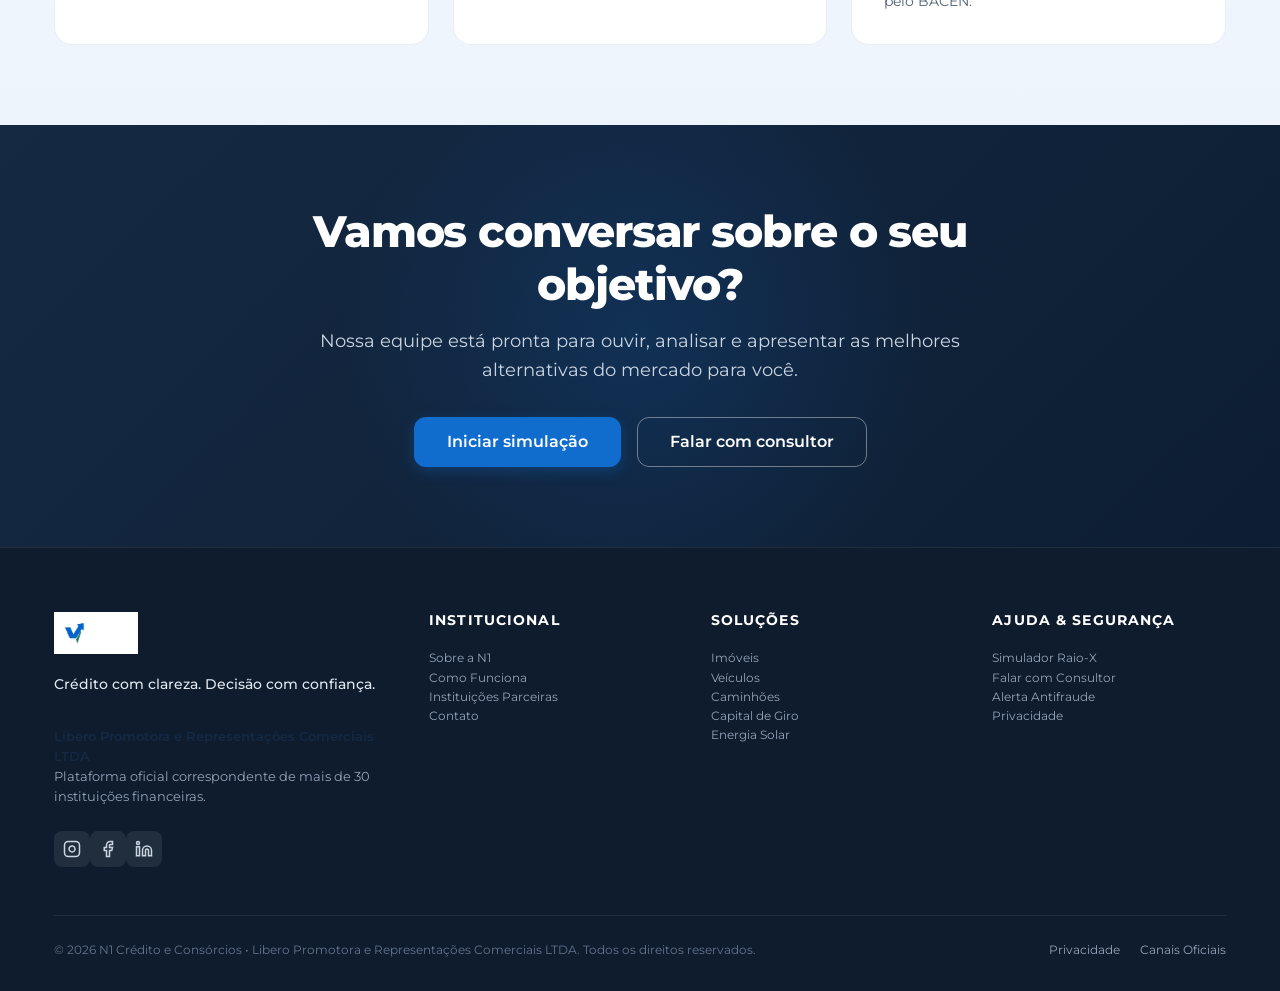
<file: sobre.html>
<!DOCTYPE html>
<html lang="pt-BR">
<head>
  <meta charset="UTF-8"><meta name="viewport" content="width=device-width, initial-scale=1.0">
  <title>Sobre a N1 — N1 Crédito e Consórcios</title>
  <meta name="description" content="Conheça a N1 Crédito e Consórcios: nossa história, missão, valores e o time de especialistas que cuida das suas conquistas financeiras.">
  <link rel="icon" type="image/svg+xml" href="assets/logos/favicon.svg">
  <link rel="preconnect" href="https://fonts.googleapis.com">
  <link rel="preconnect" href="https://fonts.gstatic.com" crossorigin>
  <link href="https://fonts.googleapis.com/css2?family=Montserrat:ital,wght@0,300;0,400;0,500;0,600;0,700;0,800;1,400&display=swap" rel="stylesheet">
  <link rel="stylesheet" href="css/tokens.css">
  <link rel="stylesheet" href="css/base.css">
  <link rel="stylesheet" href="css/components.css">
  <link rel="stylesheet" href="css/sections.css">
  <link rel="stylesheet" href="css/responsive.css">
</head>
<body>
  <a href="#conteudo-principal" class="skip-link">Pular para o conteúdo principal</a>
  <aside class="antifraude-banner" aria-label="Alerta institucional de segurança">
    <div class="container">
      <div class="antifraude-inner">
        <div class="antifraude-content">
          <span class="antifraude-badge">
            <svg class="antifraude-icon" viewBox="0 0 24 24" fill="none" stroke="currentColor" stroke-width="2.5"><path d="M12 22s8-4 8-10V5l-8-3-8 3v7c0 6 8 10 8 10z"/></svg>
            Segurança Oficial
          </span>
          <span class="antifraude-text">
            <strong class="antifraude-highlight">Aviso de Segurança:</strong> A N1 Crédito e Consórcios <strong class="antifraude-strong">nunca cobra taxas ou depósitos antecipados</strong> para análise ou liberação.
          </span>
        </div>
        <a href="#" class="antifraude-link" data-open-modal="safety-modal" aria-label="Ver canais oficiais e diretrizes de segurança">
          Canais Oficiais →
        </a>
      </div>
    </div>
  </aside>
  <header class="site-header" role="banner">
    <div class="container header-container">
      <a href="index.html" class="header-brand" aria-label="N1 Crédito e Consórcios"><img src="assets/logos/n1-logo-horizontal-new.png" alt="Logo N1 Crédito e Consórcios" class="header-logo" width="180" height="48"></a>
      <nav class="header-nav" aria-label="Navegação Principal"><ul class="nav-list" role="menubar">
        <li role="none"><a href="solucoes.html" class="nav-link" role="menuitem">Soluções</a></li>
        <li role="none"><a href="simulador.html" class="nav-link" role="menuitem">Simulador</a></li>
        <li role="none"><a href="como-funciona.html" class="nav-link" role="menuitem">Como Funciona</a></li>
        <li role="none"><a href="parceiros.html" class="nav-link" role="menuitem">Parceiros</a></li>
        <li role="none"><a href="sobre.html" class="nav-link is-active" role="menuitem">Sobre</a></li>
        <li role="none"><a href="contato.html" class="nav-link" role="menuitem">Contato</a></li>
      </ul></nav>
      <div class="header-actions">
        <a href="simulador.html" class="btn btn-primary btn-sm"><span>Simule agora</span><svg width="14" height="14" viewBox="0 0 24 24" fill="none" stroke="currentColor" stroke-width="2.5"><path d="M5 12h14M12 5l7 7-7 7"/></svg></a>
        <a href="https://wa.me/5511945339633" target="_blank" rel="noopener noreferrer" class="btn btn-outline btn-sm">WhatsApp Oficial</a>
        <button type="button" class="menu-toggle" id="menu-toggle" aria-label="Abrir menu" aria-expanded="false" aria-controls="mobile-drawer"><svg width="24" height="24" viewBox="0 0 24 24" fill="none" stroke="currentColor" stroke-width="2"><line x1="3" y1="12" x2="21" y2="12"></line><line x1="3" y1="6" x2="21" y2="6"></line><line x1="3" y1="18" x2="21" y2="18"></line></svg></button>
      </div>
    </div>
  </header>
  <div class="mobile-drawer-backdrop" id="drawer-backdrop" aria-hidden="true"></div>
  <div class="mobile-nav-drawer" id="mobile-drawer" role="dialog" aria-modal="true" aria-label="Menu Mobile">
    <div>
      <div class="mobile-drawer-header"><img src="assets/logos/n1-logo-horizontal-new.png" alt="N1" class="header-logo" width="140" height="38"><button type="button" class="mobile-drawer-close" id="drawer-close" aria-label="Fechar menu"><svg width="22" height="22" viewBox="0 0 24 24" fill="none" stroke="currentColor" stroke-width="2"><line x1="18" y1="6" x2="6" y2="18"></line><line x1="6" y1="6" x2="18" y2="18"></line></svg></button></div>
      <nav class="mobile-nav-list"><a href="solucoes.html" class="mobile-nav-link">Soluções por Objetivo</a><a href="simulador.html" class="mobile-nav-link">Simulador Raio-X</a><a href="como-funciona.html" class="mobile-nav-link">Como Funciona</a><a href="parceiros.html" class="mobile-nav-link">Instituições Parceiras</a><a href="sobre.html" class="mobile-nav-link">Sobre a N1</a><a href="contato.html" class="mobile-nav-link">Contato</a></nav>
    </div>
    <div style="display:flex;flex-direction:column;gap:12px;"><a href="simulador.html" class="btn btn-primary btn-sm" style="text-align:center;">Simular Minha Solução</a><a href="https://wa.me/5511945339633" target="_blank" rel="noopener noreferrer" class="btn btn-whatsapp btn-sm" style="text-align:center;">Falar pelo WhatsApp</a></div>
  </div>

  <main id="conteudo-principal">
    <section class="page-hero-section" aria-labelledby="page-hero-title">
      <div class="container"><div class="page-hero-content">
        <span class="section-tag">Sobre a N1</span>
        <h1 class="page-hero-title" id="page-hero-title">Quem somos</h1>
        <p class="page-hero-desc">A N1 Crédito e Consórcios é uma plataforma de consultoria financeira especializada em transformar objetivos em soluções concretas, com atendimento humano, tecnologia e transparência.</p>
      </div></div>
    </section>

    <section class="section" id="sobre-n1" aria-labelledby="sobre-titulo">
      <div class="container">
        <div class="about-grid">
          <div>
            <span class="section-tag">Nossa Missão</span>
            <h2 class="section-title" id="sobre-titulo" style="margin-top:var(--space-16);">Consultoria financeira com propósito</h2>
            <p>A N1 nasceu da convicção de que cada pessoa e empresa merece ter acesso a orientação financeira de qualidade, clara e sem pressão. Atuamos como correspondentes autorizados de mais de 30 instituições financeiras para estruturar o melhor caminho para cada objetivo.</p>
            <p>Nosso diferencial está no atendimento consultivo: não empurramos produtos prontos. Estudamos a situação real de cada cliente para encontrar a solução que faz sentido para o seu momento de vida ou de negócios.</p>
            <div class="about-features-list">
              <div class="about-feature-item">
                <div class="about-feature-icon"><svg width="14" height="14" viewBox="0 0 24 24" fill="none" stroke="currentColor" stroke-width="2.5"><polyline points="20 6 9 17 4 12"></polyline></svg></div>
                <div><strong>Transparência total</strong> — Todas as condições são explicadas em detalhes antes de qualquer decisão.</div>
              </div>
              <div class="about-feature-item">
                <div class="about-feature-icon"><svg width="14" height="14" viewBox="0 0 24 24" fill="none" stroke="currentColor" stroke-width="2.5"><polyline points="20 6 9 17 4 12"></polyline></svg></div>
                <div><strong>Zero cobrança antecipada</strong> — Nenhum valor é cobrado antes da formalização do produto.</div>
              </div>
              <div class="about-feature-item">
                <div class="about-feature-icon"><svg width="14" height="14" viewBox="0 0 24 24" fill="none" stroke="currentColor" stroke-width="2.5"><polyline points="20 6 9 17 4 12"></polyline></svg></div>
                <div><strong>Análise multibancos</strong> — Comparamos mais de 30 instituições para encontrar a oportunidade campeã.</div>
              </div>
              <div class="about-feature-item">
                <div class="about-feature-icon"><svg width="14" height="14" viewBox="0 0 24 24" fill="none" stroke="currentColor" stroke-width="2.5"><polyline points="20 6 9 17 4 12"></polyline></svg></div>
                <div><strong>Acompanhamento contínuo</strong> — Suporte até a concretização do seu bem ou liberação do crédito.</div>
              </div>
            </div>
          </div>
          <div class="about-visual-box">
            <div class="about-visual-slogan">Crédito com clareza.<br>Decisão com confiança.</div>
            <p class="about-visual-desc">Somos uma plataforma oficial correspondente de mais de 30 instituições financeiras, com unidades em São Paulo, Bauru e Ribeirão Preto, atendendo clientes em todo o Brasil.</p>
            <div style="margin-top:var(--space-32); display:grid; grid-template-columns:1fr 1fr; gap:var(--space-20);">
              <div><div style="font-size:var(--font-size-2xl); font-weight:800; color:#ffffff; line-height:1;">+30</div><div style="font-size:var(--font-size-xs); color:#94a3b8; margin-top:4px;">Instituições parceiras</div></div>
              <div><div style="font-size:var(--font-size-2xl); font-weight:800; color:#ffffff; line-height:1;">3</div><div style="font-size:var(--font-size-xs); color:#94a3b8; margin-top:4px;">Unidades em SP</div></div>
              <div><div style="font-size:var(--font-size-2xl); font-weight:800; color:#499C76; line-height:1;">0</div><div style="font-size:var(--font-size-xs); color:#94a3b8; margin-top:4px;">Cobranças antecipadas</div></div>
              <div><div style="font-size:var(--font-size-2xl); font-weight:800; color:#ffffff; line-height:1;">12</div><div style="font-size:var(--font-size-xs); color:#94a3b8; margin-top:4px;">Categorias de soluções</div></div>
            </div>
          </div>
        </div>
      </div>
    </section>

    <section class="section section-tint" id="diferenciais" aria-labelledby="diferenciais-title">
      <div class="container">
        <div class="section-header">
          <span class="section-tag">Nossos Diferenciais</span>
          <h2 class="section-title" id="diferenciais-title">O que nos diferencia</h2>
          <p class="section-subtitle">Nossa abordagem consultiva e o compromisso com a transparência são os pilares que sustentam cada relacionamento.</p>
        </div>
        <div class="differentials-grid">
          <div class="differential-card">
            <div class="differential-icon"><svg width="26" height="26" viewBox="0 0 24 24" fill="none" stroke="currentColor" stroke-width="2"><path d="M17 21v-2a4 4 0 0 0-4-4H5a4 4 0 0 0-4 4v2"></path><circle cx="9" cy="7" r="4"></circle><path d="M23 21v-2a4 4 0 0 0-3-3.87"></path><path d="M16 3.13a4 4 0 0 1 0 7.75"></path></svg></div>
            <h3 class="differential-title">Atendimento Humano e Personalizado</h3>
            <p class="differential-desc">Cada cliente é atendido por um consultor especialista que estuda individualmente sua situação financeira e seus objetivos.</p>
          </div>
          <div class="differential-card">
            <div class="differential-icon"><svg width="26" height="26" viewBox="0 0 24 24" fill="none" stroke="currentColor" stroke-width="2"><rect x="3" y="3" width="18" height="18" rx="2" ry="2"></rect><line x1="3" y1="9" x2="21" y2="9"></line><line x1="9" y1="21" x2="9" y2="9"></line></svg></div>
            <h3 class="differential-title">Tecnologia a Serviço da Decisão</h3>
            <p class="differential-desc">Plataforma própria para análise multibancos que compara condições entre mais de 30 instituições em tempo real.</p>
          </div>
          <div class="differential-card">
            <div class="differential-icon"><svg width="26" height="26" viewBox="0 0 24 24" fill="none" stroke="currentColor" stroke-width="2"><path d="M12 22s8-4 8-10V5l-8-3-8 3v7c0 6 8 10 8 10z"></path></svg></div>
            <h3 class="differential-title">Segurança e Ética Acima de Tudo</h3>
            <p class="differential-desc">Atuamos com total transparência: zero cobranças antecipadas, canais oficiais identificáveis e operações regulamentadas pelo BACEN.</p>
          </div>
        </div>
      </div>
    </section>

    <section class="cta-final-section" aria-labelledby="cta-s-title">
      <div class="container"><div class="cta-final-content">
        <h2 class="cta-final-title" id="cta-s-title">Vamos conversar sobre o seu objetivo?</h2>
        <p class="cta-final-subtitle">Nossa equipe está pronta para ouvir, analisar e apresentar as melhores alternativas do mercado para você.</p>
        <div class="cta-final-actions">
          <a href="simulador.html" class="btn btn-primary btn-lg">Iniciar simulação</a>
          <a href="https://wa.me/5511945339633" target="_blank" rel="noopener noreferrer" class="btn btn-outline-white btn-lg">Falar com consultor</a>
        </div>
      </div></div>
    </section>
  </main>

  <footer class="site-footer" role="contentinfo">
    <div class="container">
      <div class="footer-grid">
        <div class="footer-brand-col">
          <a href="index.html" class="footer-logo-wrap" aria-label="N1">
            <img src="assets/logos/n1-logo-footer.png" alt="Logo N1 Crédito e Consórcios" class="footer-logo" width="180" height="42" onerror="this.style.display='none'; this.nextElementSibling.style.display='block';">
            <span class="footer-logo-fallback" style="display:none; font-size:20px; font-weight:800; color:#ffffff;">N1 <span style="color:#106DCE;">Crédito</span> &amp; Consórcios</span>
          </a>
          <p class="footer-slogan">Crédito com clareza. Decisão com confiança.</p>
          <div class="footer-corporate"><strong>Libero Promotora e Representações Comerciais LTDA</strong><br>Plataforma oficial correspondente de mais de 30 instituições financeiras.</div>
          <div class="footer-socials"><a href="https://www.instagram.com/n1creditoeconsorcios/" target="_blank" rel="noopener noreferrer" class="social-btn" aria-label="Instagram"><svg width="18" height="18" viewBox="0 0 24 24" fill="none" stroke="currentColor" stroke-width="2"><rect x="2" y="2" width="20" height="20" rx="5" ry="5"></rect><path d="M16 11.37A4 4 0 1 1 12.63 8 4 4 0 0 1 16 11.37z"></path></svg></a><a href="https://www.facebook.com/consorcion1" target="_blank" rel="noopener noreferrer" class="social-btn" aria-label="Facebook"><svg width="18" height="18" viewBox="0 0 24 24" fill="none" stroke="currentColor" stroke-width="2"><path d="M18 2h-3a5 5 0 0 0-5 5v3H7v4h3v8h4v-8h3l1-4h-4V7a1 1 0 0 1 1-1h3z"></path></svg></a><a href="https://www.linkedin.com/company/consorcion1/" target="_blank" rel="noopener noreferrer" class="social-btn" aria-label="LinkedIn"><svg width="18" height="18" viewBox="0 0 24 24" fill="none" stroke="currentColor" stroke-width="2"><path d="M16 8a6 6 0 0 1 6 6v7h-4v-7a2 2 0 0 0-2-2 2 2 0 0 0-2 2v7h-4v-7a6 6 0 0 1 6-6z"></path><rect x="2" y="9" width="4" height="12"></rect><circle cx="4" cy="4" r="2"></circle></svg></a></div>
        </div>
        <div><h4 class="footer-col-title">Institucional</h4><nav class="footer-nav-list"><a href="sobre.html" class="footer-nav-link">Sobre a N1</a><a href="como-funciona.html" class="footer-nav-link">Como Funciona</a><a href="parceiros.html" class="footer-nav-link">Instituições Parceiras</a><a href="contato.html" class="footer-nav-link">Contato</a></nav></div>
        <div><h4 class="footer-col-title">Soluções</h4><nav class="footer-nav-list"><a href="solucoes.html#imoveis" class="footer-nav-link">Imóveis</a><a href="solucoes.html#veiculos" class="footer-nav-link">Veículos</a><a href="solucoes.html#pesados" class="footer-nav-link">Caminhões</a><a href="solucoes.html#capital" class="footer-nav-link">Capital de Giro</a><a href="solucoes.html#solar" class="footer-nav-link">Energia Solar</a></nav></div>
        <div><h4 class="footer-col-title">Ajuda &amp; Segurança</h4><nav class="footer-nav-list"><a href="simulador.html" class="footer-nav-link">Simulador Raio-X</a><a href="contato.html" class="footer-nav-link">Falar com Consultor</a><a href="#" class="footer-nav-link" data-open-modal="safety-modal">Alerta Antifraude</a><a href="#" class="footer-nav-link" data-open-modal="privacy-modal">Privacidade</a></nav></div>
      </div>
      <div class="footer-bottom">
        <div>&copy; <span id="current-year">2026</span> N1 Crédito e Consórcios &bull; Libero Promotora e Representações Comerciais LTDA. Todos os direitos reservados.</div>
        <div class="footer-bottom-links"><a href="#" data-open-modal="privacy-modal">Privacidade</a><a href="#" data-open-modal="safety-modal">Canais Oficiais</a></div>
      </div>
    </div>
  </footer>
  <aside class="floating-whatsapp" aria-label="WhatsApp"><span class="floating-whatsapp-tooltip">Falar com especialista N1</span><a href="https://wa.me/5511945339633" target="_blank" rel="noopener noreferrer" class="floating-whatsapp-btn" aria-label="WhatsApp Oficial"><svg width="30" height="30" viewBox="0 0 24 24" fill="none" stroke="currentColor" stroke-width="2"><path d="M21 11.5a8.38 8.38 0 0 1-.9 3.8 8.5 8.5 0 0 1-7.6 4.7 8.38 8.38 0 0 1-3.8-.9L3 21l1.9-5.7a8.38 8.38 0 0 1-.9-3.8 8.5 8.5 0 0 1 4.7-7.6 8.38 8.38 0 0 1 3.8-.9h.5a8.48 8.48 0 0 1 8 8v.5z"/></svg></a></aside>
  <div class="modal-overlay" id="safety-modal" role="dialog" aria-modal="true" aria-labelledby="sm-t"><div class="modal-card"><div class="modal-header"><h3 class="modal-title" id="sm-t">Segurança &amp; Canais Oficiais</h3><button type="button" class="modal-close" data-close-modal>✕</button></div><div class="modal-body"><h4>Regra Fundamental</h4><p>A N1 NÃO cobra nenhum valor antecipado.</p><ul style="list-style:disc;margin-left:20px;"><li>WhatsApp: +55 11 94533-9633</li><li>Tel: (11) 3111-7700</li></ul></div></div></div>
  <div class="modal-overlay" id="privacy-modal" role="dialog" aria-modal="true" aria-labelledby="pm-t"><div class="modal-card"><div class="modal-header"><h3 class="modal-title" id="pm-t">Política de Privacidade</h3><button type="button" class="modal-close" data-close-modal>✕</button></div><div class="modal-body"><p>A N1 respeita a privacidade conforme a LGPD.</p></div></div></div>
  <script src="js/analytics.js"></script><script src="js/main.js"></script>
</body>
</html>
</file>
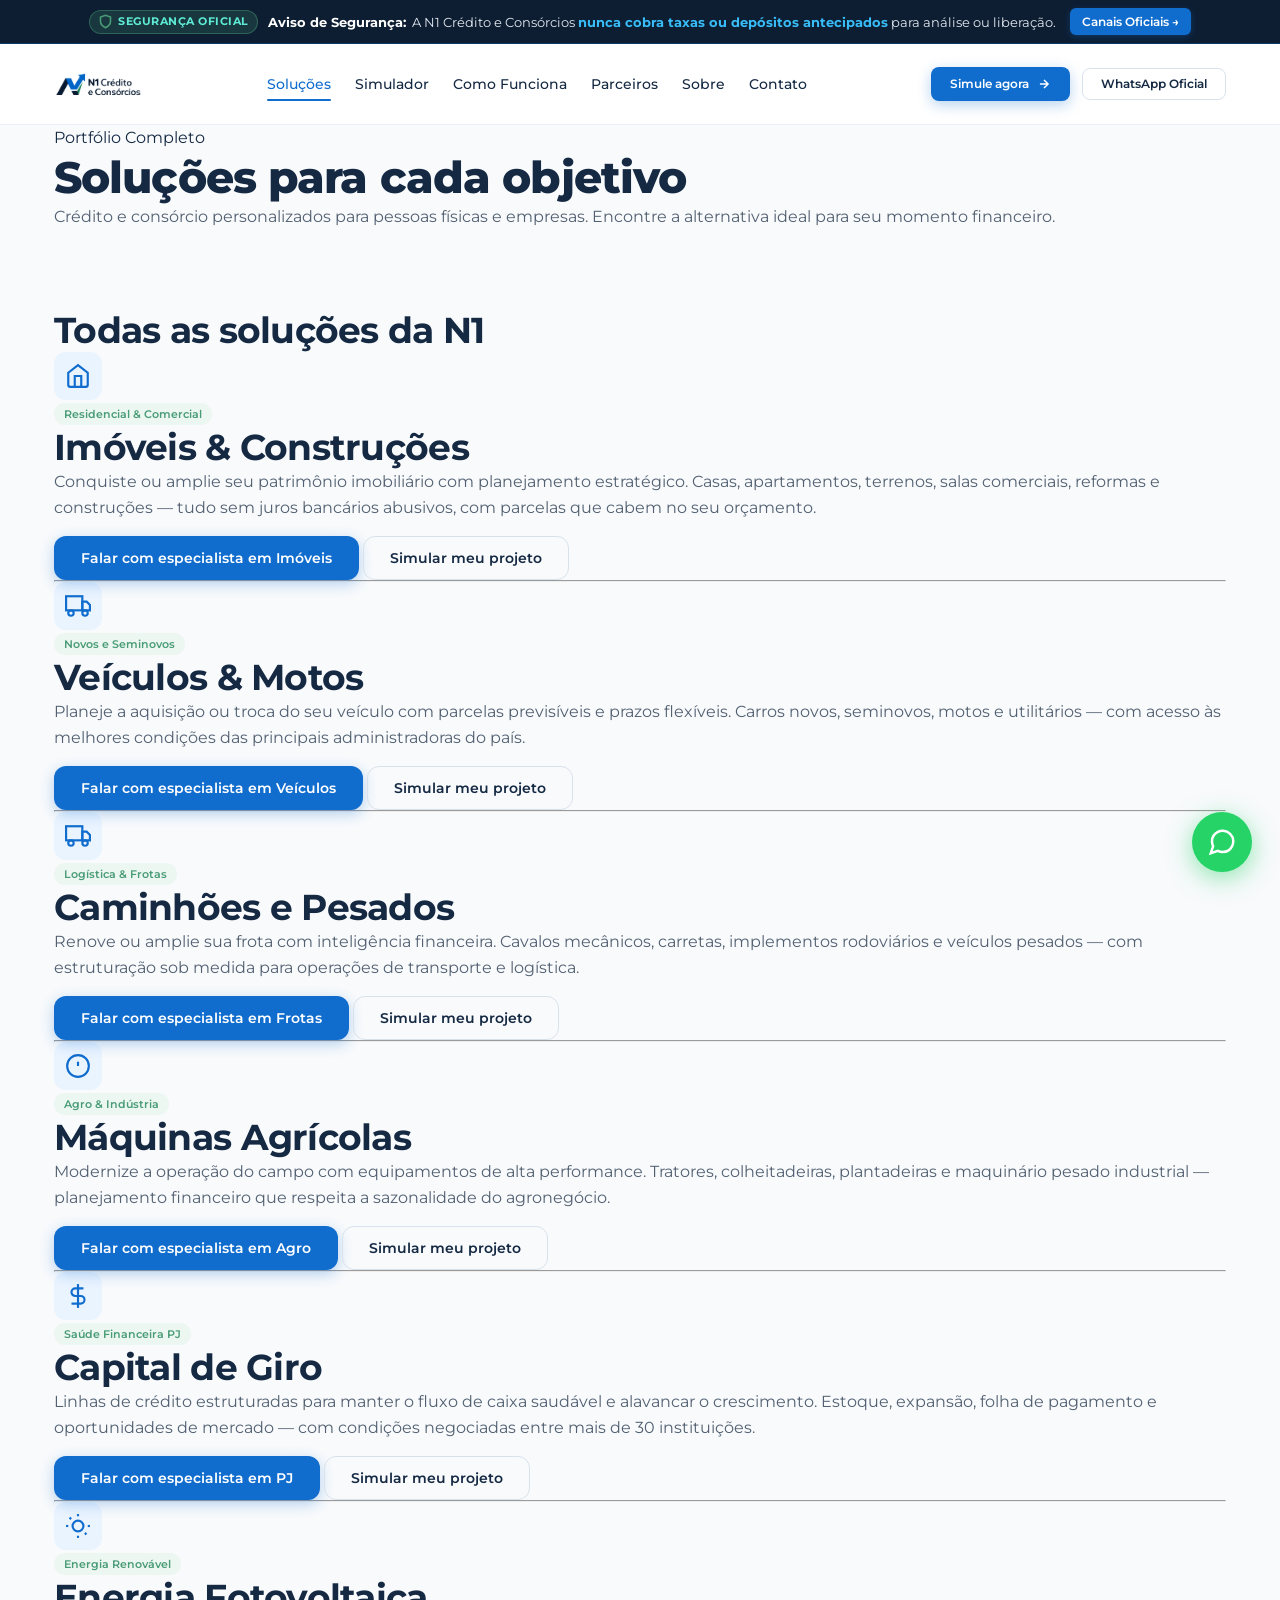
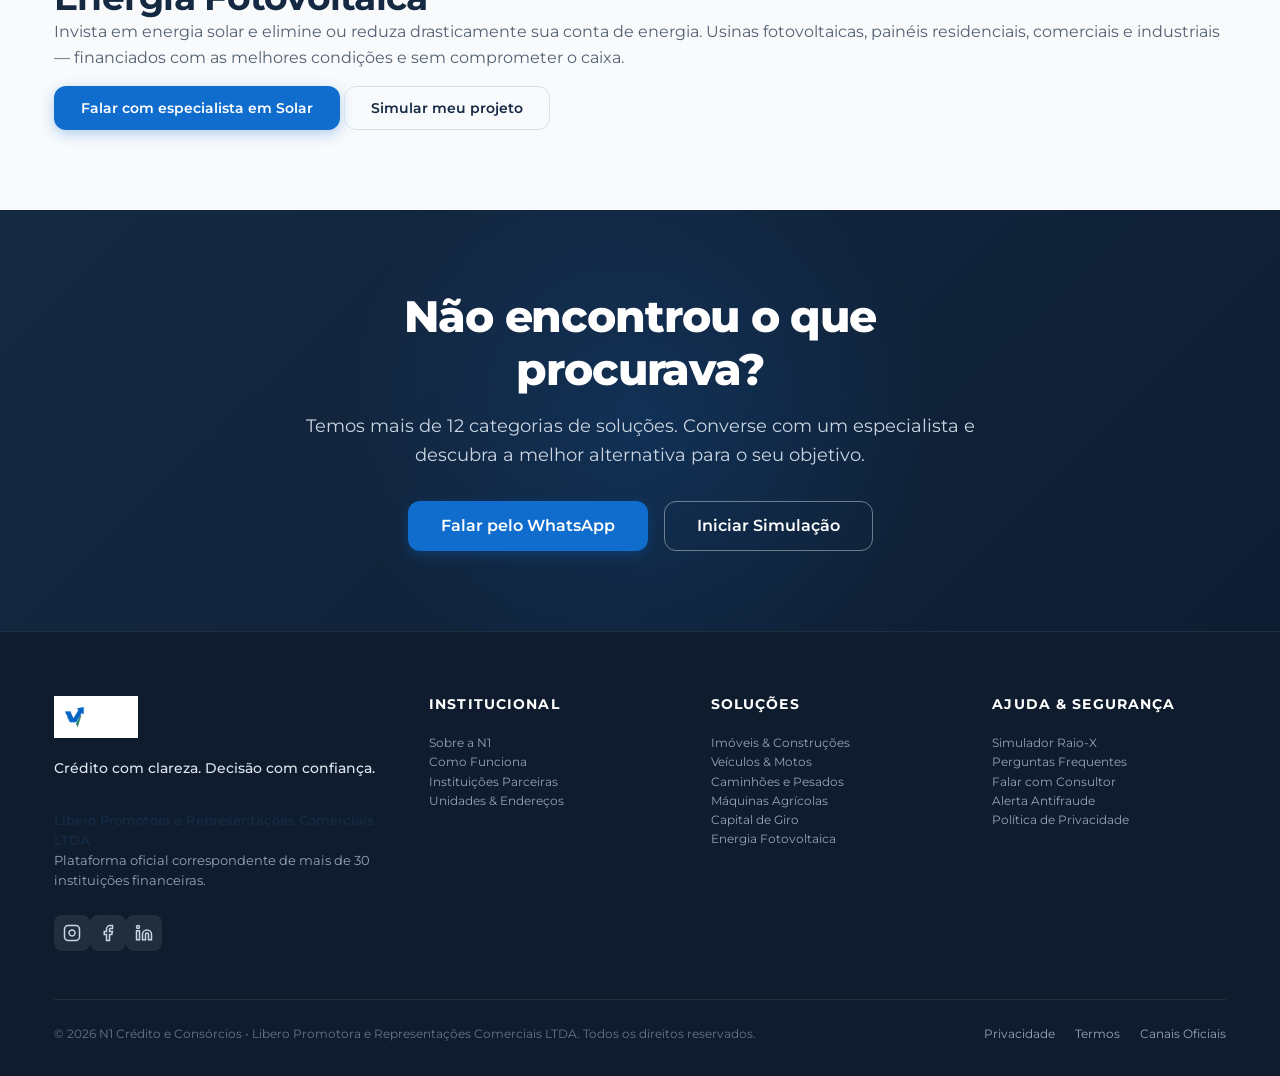
<file: solucoes.html>
<!DOCTYPE html>
<html lang="pt-BR">
<head>
  <meta charset="UTF-8">
  <meta name="viewport" content="width=device-width, initial-scale=1.0">
  <title>Soluções Financeiras — N1 Crédito e Consórcios</title>
  <meta name="description" content="Conheça todas as soluções da N1 Crédito e Consórcios: imóveis, veículos, pesados, máquinas agrícolas, capital de giro, energia solar e muito mais.">
  <link rel="icon" type="image/svg+xml" href="assets/logos/favicon.svg">
  <link rel="preconnect" href="https://fonts.googleapis.com">
  <link rel="preconnect" href="https://fonts.gstatic.com" crossorigin>
  <link href="https://fonts.googleapis.com/css2?family=Montserrat:ital,wght@0,300;0,400;0,500;0,600;0,700;0,800;1,400&display=swap" rel="stylesheet">
  <link rel="stylesheet" href="css/tokens.css">
  <link rel="stylesheet" href="css/base.css">
  <link rel="stylesheet" href="css/components.css">
  <link rel="stylesheet" href="css/sections.css">
  <link rel="stylesheet" href="css/responsive.css">
</head>
<body>

  <a href="#conteudo-principal" class="skip-link">Pular para o conteúdo principal</a>

  <aside class="antifraude-banner" aria-label="Alerta institucional de segurança">
    <div class="container">
      <div class="antifraude-inner">
        <div class="antifraude-content">
          <span class="antifraude-badge">
            <svg class="antifraude-icon" viewBox="0 0 24 24" fill="none" stroke="currentColor" stroke-width="2.5"><path d="M12 22s8-4 8-10V5l-8-3-8 3v7c0 6 8 10 8 10z"/></svg>
            Segurança Oficial
          </span>
          <span class="antifraude-text">
            <strong class="antifraude-highlight">Aviso de Segurança:</strong> A N1 Crédito e Consórcios <strong class="antifraude-strong">nunca cobra taxas ou depósitos antecipados</strong> para análise ou liberação.
          </span>
        </div>
        <a href="#" class="antifraude-link" data-open-modal="safety-modal" aria-label="Ver canais oficiais e diretrizes de segurança">
          Canais Oficiais →
        </a>
      </div>
    </div>
  </aside>

  <header class="site-header" role="banner">
    <div class="container header-container">
      <a href="index.html" class="header-brand" aria-label="N1 Crédito e Consórcios — Página Inicial">
        <img src="assets/logos/n1-logo-horizontal-new.png" alt="Logo N1 Crédito e Consórcios" class="header-logo" width="180" height="48">
      </a>
      <nav class="header-nav" aria-label="Navegação Principal">
        <ul class="nav-list" role="menubar">
          <li role="none"><a href="solucoes.html" class="nav-link is-active" role="menuitem">Soluções</a></li>
          <li role="none"><a href="simulador.html" class="nav-link" role="menuitem">Simulador</a></li>
          <li role="none"><a href="como-funciona.html" class="nav-link" role="menuitem">Como Funciona</a></li>
          <li role="none"><a href="parceiros.html" class="nav-link" role="menuitem">Parceiros</a></li>
          <li role="none"><a href="sobre.html" class="nav-link" role="menuitem">Sobre</a></li>
          <li role="none"><a href="contato.html" class="nav-link" role="menuitem">Contato</a></li>
        </ul>
      </nav>
      <div class="header-actions">
        <a href="simulador.html" class="btn btn-primary btn-sm">
          <span>Simule agora</span>
          <svg width="14" height="14" viewBox="0 0 24 24" fill="none" stroke="currentColor" stroke-width="2.5"><path d="M5 12h14M12 5l7 7-7 7"/></svg>
        </a>
        <a href="https://wa.me/5511945339633" target="_blank" rel="noopener noreferrer" class="btn btn-outline btn-sm">WhatsApp Oficial</a>
        <button type="button" class="menu-toggle" id="menu-toggle" aria-label="Abrir menu" aria-expanded="false" aria-controls="mobile-drawer">
          <svg width="24" height="24" viewBox="0 0 24 24" fill="none" stroke="currentColor" stroke-width="2"><line x1="3" y1="12" x2="21" y2="12"></line><line x1="3" y1="6" x2="21" y2="6"></line><line x1="3" y1="18" x2="21" y2="18"></line></svg>
        </button>
      </div>
    </div>
  </header>

  <div class="mobile-drawer-backdrop" id="drawer-backdrop" aria-hidden="true"></div>
  <div class="mobile-nav-drawer" id="mobile-drawer" role="dialog" aria-modal="true" aria-label="Menu Mobile">
    <div>
      <div class="mobile-drawer-header">
        <img src="assets/logos/n1-logo-horizontal-new.png" alt="N1 Crédito e Consórcios" class="header-logo" width="140" height="38">
        <button type="button" class="mobile-drawer-close" id="drawer-close" aria-label="Fechar menu">
          <svg width="22" height="22" viewBox="0 0 24 24" fill="none" stroke="currentColor" stroke-width="2"><line x1="18" y1="6" x2="6" y2="18"></line><line x1="6" y1="6" x2="18" y2="18"></line></svg>
        </button>
      </div>
      <nav class="mobile-nav-list">
        <a href="solucoes.html" class="mobile-nav-link">Soluções por Objetivo</a>
        <a href="simulador.html" class="mobile-nav-link">Simulador Raio-X</a>
        <a href="como-funciona.html" class="mobile-nav-link">Como Funciona</a>
        <a href="parceiros.html" class="mobile-nav-link">Instituições Parceiras</a>
        <a href="sobre.html" class="mobile-nav-link">Sobre a N1</a>
        <a href="contato.html" class="mobile-nav-link">Contato</a>
      </nav>
    </div>
    <div style="display:flex; flex-direction:column; gap:12px;">
      <a href="simulador.html" class="btn btn-primary btn-sm" style="text-align:center;">Simular Minha Solução</a>
      <a href="https://wa.me/5511945339633" target="_blank" rel="noopener noreferrer" class="btn btn-whatsapp btn-sm" style="text-align:center;">Falar pelo WhatsApp</a>
    </div>
  </div>

  <main id="conteudo-principal">

    <!-- Page Hero -->
    <section class="page-hero-section" aria-labelledby="page-hero-title">
      <div class="container">
        <div class="page-hero-content">
          <span class="section-tag">Portfólio Completo</span>
          <h1 class="page-hero-title" id="page-hero-title">Soluções para cada objetivo</h1>
          <p class="page-hero-desc">Crédito e consórcio personalizados para pessoas físicas e empresas. Encontre a alternativa ideal para seu momento financeiro.</p>
        </div>
      </div>
    </section>

    <!-- Solutions Grid -->
    <section class="section" id="todas-solucoes" aria-labelledby="solucoes-completo-title">
      <div class="container">
        <h2 class="sr-only" id="solucoes-completo-title">Todas as soluções da N1</h2>

        <!-- Imóveis -->
        <div class="solution-full-block" id="imoveis">
          <div class="solution-full-header">
            <div class="solution-icon">
              <svg width="26" height="26" viewBox="0 0 24 24" fill="none" stroke="currentColor" stroke-width="2"><path d="M3 9l9-7 9 7v11a2 2 0 0 1-2 2H5a2 2 0 0 1-2-2z"></path><polyline points="9 22 9 12 15 12 15 22"></polyline></svg>
            </div>
            <div>
              <span class="solution-badge">Residencial &amp; Comercial</span>
              <h2 class="solution-full-title">Imóveis &amp; Construções</h2>
            </div>
          </div>
          <p class="solution-full-desc">Conquiste ou amplie seu patrimônio imobiliário com planejamento estratégico. Casas, apartamentos, terrenos, salas comerciais, reformas e construções — tudo sem juros bancários abusivos, com parcelas que cabem no seu orçamento.</p>
          <div class="solution-full-cta">
            <a href="https://wa.me/5511945339633?text=Ol%C3%A1!%20Tenho%20interesse%20em%20cons%C3%B3rcio%20de%20im%C3%B3veis." target="_blank" rel="noopener noreferrer" class="btn btn-primary">Falar com especialista em Imóveis</a>
            <a href="simulador.html" class="btn btn-outline">Simular meu projeto</a>
          </div>
        </div>

        <hr class="solution-divider">

        <!-- Veículos -->
        <div class="solution-full-block" id="veiculos">
          <div class="solution-full-header">
            <div class="solution-icon">
              <svg width="26" height="26" viewBox="0 0 24 24" fill="none" stroke="currentColor" stroke-width="2"><rect x="1" y="3" width="15" height="13"></rect><polygon points="16 8 20 8 23 11 23 16 16 16 16 8"></polygon><circle cx="5.5" cy="18.5" r="2.5"></circle><circle cx="18.5" cy="18.5" r="2.5"></circle></svg>
            </div>
            <div>
              <span class="solution-badge">Novos e Seminovos</span>
              <h2 class="solution-full-title">Veículos &amp; Motos</h2>
            </div>
          </div>
          <p class="solution-full-desc">Planeje a aquisição ou troca do seu veículo com parcelas previsíveis e prazos flexíveis. Carros novos, seminovos, motos e utilitários — com acesso às melhores condições das principais administradoras do país.</p>
          <div class="solution-full-cta">
            <a href="https://wa.me/5511945339633?text=Ol%C3%A1!%20Tenho%20interesse%20em%20cons%C3%B3rcio%20de%20ve%C3%ADculos." target="_blank" rel="noopener noreferrer" class="btn btn-primary">Falar com especialista em Veículos</a>
            <a href="simulador.html" class="btn btn-outline">Simular meu projeto</a>
          </div>
        </div>

        <hr class="solution-divider">

        <!-- Caminhões e Pesados -->
        <div class="solution-full-block" id="pesados">
          <div class="solution-full-header">
            <div class="solution-icon">
              <svg width="26" height="26" viewBox="0 0 24 24" fill="none" stroke="currentColor" stroke-width="2"><rect x="1" y="3" width="15" height="13"></rect><polygon points="16 8 20 8 23 11 23 16 16 16 16 8"></polygon><circle cx="5.5" cy="18.5" r="2.5"></circle><circle cx="18.5" cy="18.5" r="2.5"></circle></svg>
            </div>
            <div>
              <span class="solution-badge">Logística &amp; Frotas</span>
              <h2 class="solution-full-title">Caminhões e Pesados</h2>
            </div>
          </div>
          <p class="solution-full-desc">Renove ou amplie sua frota com inteligência financeira. Cavalos mecânicos, carretas, implementos rodoviários e veículos pesados — com estruturação sob medida para operações de transporte e logística.</p>
          <div class="solution-full-cta">
            <a href="https://wa.me/5511945339633?text=Ol%C3%A1!%20Tenho%20interesse%20em%20cons%C3%B3rcio%20de%20caminh%C3%B5es." target="_blank" rel="noopener noreferrer" class="btn btn-primary">Falar com especialista em Frotas</a>
            <a href="simulador.html" class="btn btn-outline">Simular meu projeto</a>
          </div>
        </div>

        <hr class="solution-divider">

        <!-- Máquinas Agrícolas -->
        <div class="solution-full-block" id="maquinas">
          <div class="solution-full-header">
            <div class="solution-icon">
              <svg width="26" height="26" viewBox="0 0 24 24" fill="none" stroke="currentColor" stroke-width="2"><circle cx="12" cy="12" r="10"></circle><line x1="12" y1="8" x2="12" y2="12"></line><line x1="12" y1="16" x2="12.01" y2="16"></line></svg>
            </div>
            <div>
              <span class="solution-badge">Agro &amp; Indústria</span>
              <h2 class="solution-full-title">Máquinas Agrícolas</h2>
            </div>
          </div>
          <p class="solution-full-desc">Modernize a operação do campo com equipamentos de alta performance. Tratores, colheitadeiras, plantadeiras e maquinário pesado industrial — planejamento financeiro que respeita a sazonalidade do agronegócio.</p>
          <div class="solution-full-cta">
            <a href="https://wa.me/5511945339633?text=Ol%C3%A1!%20Tenho%20interesse%20em%20cons%C3%B3rcio%20de%20m%C3%A1quinas%20agr%C3%ADcolas." target="_blank" rel="noopener noreferrer" class="btn btn-primary">Falar com especialista em Agro</a>
            <a href="simulador.html" class="btn btn-outline">Simular meu projeto</a>
          </div>
        </div>

        <hr class="solution-divider">

        <!-- Capital de Giro -->
        <div class="solution-full-block" id="capital">
          <div class="solution-full-header">
            <div class="solution-icon">
              <svg width="26" height="26" viewBox="0 0 24 24" fill="none" stroke="currentColor" stroke-width="2"><line x1="12" y1="1" x2="12" y2="23"></line><path d="M17 5H9.5a3.5 3.5 0 0 0 0 7h5a3.5 3.5 0 0 1 0 7H6"></path></svg>
            </div>
            <div>
              <span class="solution-badge">Saúde Financeira PJ</span>
              <h2 class="solution-full-title">Capital de Giro</h2>
            </div>
          </div>
          <p class="solution-full-desc">Linhas de crédito estruturadas para manter o fluxo de caixa saudável e alavancar o crescimento. Estoque, expansão, folha de pagamento e oportunidades de mercado — com condições negociadas entre mais de 30 instituições.</p>
          <div class="solution-full-cta">
            <a href="https://wa.me/5511945339633?text=Ol%C3%A1!%20Tenho%20interesse%20em%20capital%20de%20giro." target="_blank" rel="noopener noreferrer" class="btn btn-primary">Falar com especialista em PJ</a>
            <a href="simulador.html" class="btn btn-outline">Simular meu projeto</a>
          </div>
        </div>

        <hr class="solution-divider">

        <!-- Energia Fotovoltaica -->
        <div class="solution-full-block" id="solar">
          <div class="solution-full-header">
            <div class="solution-icon">
              <svg width="26" height="26" viewBox="0 0 24 24" fill="none" stroke="currentColor" stroke-width="2"><circle cx="12" cy="12" r="5"></circle><line x1="12" y1="1" x2="12" y2="3"></line><line x1="12" y1="21" x2="12" y2="23"></line><line x1="4.22" y1="4.22" x2="5.64" y2="5.64"></line><line x1="18.36" y1="18.36" x2="19.78" y2="19.78"></line><line x1="1" y1="12" x2="3" y2="12"></line><line x1="21" y1="12" x2="23" y2="12"></line></svg>
            </div>
            <div>
              <span class="solution-badge">Energia Renovável</span>
              <h2 class="solution-full-title">Energia Fotovoltaica</h2>
            </div>
          </div>
          <p class="solution-full-desc">Invista em energia solar e elimine ou reduza drasticamente sua conta de energia. Usinas fotovoltaicas, painéis residenciais, comerciais e industriais — financiados com as melhores condições e sem comprometer o caixa.</p>
          <div class="solution-full-cta">
            <a href="https://wa.me/5511945339633?text=Ol%C3%A1!%20Tenho%20interesse%20em%20financiamento%20de%20energia%20solar." target="_blank" rel="noopener noreferrer" class="btn btn-primary">Falar com especialista em Solar</a>
            <a href="simulador.html" class="btn btn-outline">Simular meu projeto</a>
          </div>
        </div>

      </div>
    </section>

    <!-- CTA Final -->
    <section class="cta-final-section" aria-labelledby="cta-sol-title">
      <div class="container">
        <div class="cta-final-content">
          <h2 class="cta-final-title" id="cta-sol-title">Não encontrou o que procurava?</h2>
          <p class="cta-final-subtitle">Temos mais de 12 categorias de soluções. Converse com um especialista e descubra a melhor alternativa para o seu objetivo.</p>
          <div class="cta-final-actions">
            <a href="https://wa.me/5511945339633" target="_blank" rel="noopener noreferrer" class="btn btn-primary btn-lg">Falar pelo WhatsApp</a>
            <a href="simulador.html" class="btn btn-outline-white btn-lg">Iniciar Simulação</a>
          </div>
        </div>
      </div>
    </section>

  </main>

  <!-- RODAPÉ -->
  <footer class="site-footer" role="contentinfo">
    <div class="container">
      <div class="footer-grid">
        <div class="footer-brand-col">
          <a href="index.html" class="footer-logo-wrap" aria-label="N1 Crédito e Consórcios — Início">
            <img src="assets/logos/n1-logo-footer.png" alt="Logo N1 Crédito e Consórcios" class="footer-logo" width="180" height="42" onerror="this.style.display='none'; this.nextElementSibling.style.display='block';">
            <span class="footer-logo-fallback" style="display:none; font-size:20px; font-weight:800; color:#ffffff;">N1 <span style="color:#106DCE;">Crédito</span> &amp; Consórcios</span>
          </a>
          <p class="footer-slogan">Crédito com clareza. Decisão com confiança.</p>
          <div class="footer-corporate"><strong>Libero Promotora e Representações Comerciais LTDA</strong><br>Plataforma oficial correspondente de mais de 30 instituições financeiras.</div>
          <div class="footer-socials" aria-label="Redes sociais oficiais da N1">
            <a href="https://www.instagram.com/n1creditoeconsorcios/" target="_blank" rel="noopener noreferrer" class="social-btn" aria-label="Instagram"><svg width="18" height="18" viewBox="0 0 24 24" fill="none" stroke="currentColor" stroke-width="2"><rect x="2" y="2" width="20" height="20" rx="5" ry="5"></rect><path d="M16 11.37A4 4 0 1 1 12.63 8 4 4 0 0 1 16 11.37z"></path><line x1="17.5" y1="6.5" x2="17.51" y2="6.5"></line></svg></a>
            <a href="https://www.facebook.com/consorcion1" target="_blank" rel="noopener noreferrer" class="social-btn" aria-label="Facebook"><svg width="18" height="18" viewBox="0 0 24 24" fill="none" stroke="currentColor" stroke-width="2"><path d="M18 2h-3a5 5 0 0 0-5 5v3H7v4h3v8h4v-8h3l1-4h-4V7a1 1 0 0 1 1-1h3z"></path></svg></a>
            <a href="https://www.linkedin.com/company/consorcion1/" target="_blank" rel="noopener noreferrer" class="social-btn" aria-label="LinkedIn"><svg width="18" height="18" viewBox="0 0 24 24" fill="none" stroke="currentColor" stroke-width="2"><path d="M16 8a6 6 0 0 1 6 6v7h-4v-7a2 2 0 0 0-2-2 2 2 0 0 0-2 2v7h-4v-7a6 6 0 0 1 6-6z"></path><rect x="2" y="9" width="4" height="12"></rect><circle cx="4" cy="4" r="2"></circle></svg></a>
          </div>
        </div>
        <div>
          <h4 class="footer-col-title">Institucional</h4>
          <nav class="footer-nav-list">
            <a href="sobre.html" class="footer-nav-link">Sobre a N1</a>
            <a href="como-funciona.html" class="footer-nav-link">Como Funciona</a>
            <a href="parceiros.html" class="footer-nav-link">Instituições Parceiras</a>
            <a href="contato.html" class="footer-nav-link">Unidades &amp; Endereços</a>
          </nav>
        </div>
        <div>
          <h4 class="footer-col-title">Soluções</h4>
          <nav class="footer-nav-list">
            <a href="solucoes.html#imoveis" class="footer-nav-link">Imóveis &amp; Construções</a>
            <a href="solucoes.html#veiculos" class="footer-nav-link">Veículos &amp; Motos</a>
            <a href="solucoes.html#pesados" class="footer-nav-link">Caminhões e Pesados</a>
            <a href="solucoes.html#maquinas" class="footer-nav-link">Máquinas Agrícolas</a>
            <a href="solucoes.html#capital" class="footer-nav-link">Capital de Giro</a>
            <a href="solucoes.html#solar" class="footer-nav-link">Energia Fotovoltaica</a>
          </nav>
        </div>
        <div>
          <h4 class="footer-col-title">Ajuda &amp; Segurança</h4>
          <nav class="footer-nav-list">
            <a href="simulador.html" class="footer-nav-link">Simulador Raio-X</a>
            <a href="contato.html#faq" class="footer-nav-link">Perguntas Frequentes</a>
            <a href="contato.html" class="footer-nav-link">Falar com Consultor</a>
            <a href="#" class="footer-nav-link" data-open-modal="safety-modal">Alerta Antifraude</a>
            <a href="#" class="footer-nav-link" data-open-modal="privacy-modal">Política de Privacidade</a>
          </nav>
        </div>
      </div>
      <div class="footer-bottom">
        <div>&copy; <span id="current-year">2026</span> N1 Crédito e Consórcios &bull; Libero Promotora e Representações Comerciais LTDA. Todos os direitos reservados.</div>
        <div class="footer-bottom-links">
          <a href="#" data-open-modal="privacy-modal">Privacidade</a>
          <a href="#" data-open-modal="privacy-modal">Termos</a>
          <a href="#" data-open-modal="safety-modal">Canais Oficiais</a>
        </div>
      </div>
    </div>
  </footer>

  <!-- Floating WhatsApp -->
  <aside class="floating-whatsapp" aria-label="Atendimento via WhatsApp">
    <span class="floating-whatsapp-tooltip">Falar com especialista N1</span>
    <a href="https://wa.me/5511945339633" target="_blank" rel="noopener noreferrer" class="floating-whatsapp-btn" aria-label="WhatsApp Oficial">
      <svg width="30" height="30" viewBox="0 0 24 24" fill="none" stroke="currentColor" stroke-width="2"><path d="M21 11.5a8.38 8.38 0 0 1-.9 3.8 8.5 8.5 0 0 1-7.6 4.7 8.38 8.38 0 0 1-3.8-.9L3 21l1.9-5.7a8.38 8.38 0 0 1-.9-3.8 8.5 8.5 0 0 1 4.7-7.6 8.38 8.38 0 0 1 3.8-.9h.5a8.48 8.48 0 0 1 8 8v.5z"/></svg>
    </a>
  </aside>

  <!-- Modal Segurança -->
  <div class="modal-overlay" id="safety-modal" role="dialog" aria-modal="true" aria-labelledby="safety-modal-title">
    <div class="modal-card">
      <div class="modal-header">
        <h3 class="modal-title" id="safety-modal-title">Diretrizes de Segurança &amp; Canais Oficiais</h3>
        <button type="button" class="modal-close" data-close-modal aria-label="Fechar">✕</button>
      </div>
      <div class="modal-body">
        <h4>Regra Fundamental: Depósito Antecipado é Golpe</h4>
        <p>A <strong>N1 NÃO cobra nenhum valor antecipado</strong> antes da formalização do produto financeiro.</p>
        <h4>Canais Oficiais de Contato</h4>
        <ul style="list-style:disc; margin-left:20px; margin-bottom:16px;">
          <li><strong>WhatsApp Oficial:</strong> +55 11 94533-9633</li>
          <li><strong>Telefone Sede SP:</strong> (11) 3111-7700</li>
          <li><strong>E-mail:</strong> contato@n1creditoeconsorcios.com.br</li>
        </ul>
      </div>
    </div>
  </div>

  <!-- Modal Privacidade -->
  <div class="modal-overlay" id="privacy-modal" role="dialog" aria-modal="true" aria-labelledby="privacy-modal-title">
    <div class="modal-card">
      <div class="modal-header">
        <h3 class="modal-title" id="privacy-modal-title">Política de Privacidade &amp; Termos de Uso</h3>
        <button type="button" class="modal-close" data-close-modal aria-label="Fechar">✕</button>
      </div>
      <div class="modal-body">
        <h4>Compromisso com a Privacidade (LGPD)</h4>
        <p>A Libero Promotora e Representações Comerciais LTDA respeita a privacidade e protege os dados pessoais conforme a Lei nº 13.709/2018.</p>
        <h4>Finalidade da Coleta</h4>
        <ul style="list-style:disc; margin-left:20px; margin-bottom:16px;">
          <li>Atendimento consultivo personalizado;</li>
          <li>Estudos de viabilidade nas instituições parceiras;</li>
          <li>Prevenção de fraudes.</li>
        </ul>
      </div>
    </div>
  </div>

  <script src="js/analytics.js"></script>
  <script src="js/main.js"></script>
</body>
</html>
</file>
<file: css/tokens.css>
/* ==========================================================================
   N1 CRÉDITO E CONSÓRCIOS — DESIGN SYSTEM TOKENS v2
   Identidade Visual Oficial:
   - Azul Marinho: #152943 (Confiança, solidez, segurança)
   - Azul Vibrante: #106DCE (Inovação, crescimento, dinamismo)
   - Verde Accent: #499C76 (Prosperidade, conquista, evolução)
   - Tipografia: Montserrat (Fallback oficial da Gotham)
   ========================================================================== */

:root {
  /* Brand Core Colors */
  --brand-navy: #152943;
  --brand-navy-light: #1e3a5f;
  --brand-navy-dark: #0e1c2e;
  --brand-blue: #106DCE;
  --brand-blue-hover: #0d5bb0;
  --brand-blue-light: #3d8be0;
  --brand-blue-soft: #eaf4ff;
  --brand-blue-ghost: #f1f7fd;
  --brand-green: #499C76;
  --brand-green-hover: #3d8564;
  --brand-green-soft: #edf7f2;
  --brand-green-ghost: #f4faf6;

  /* Surfaces & Backgrounds */
  --bg-main: #f8fafc;
  --bg-surface: #ffffff;
  --bg-surface-alt: #f1f5f9;
  --bg-surface-elevated: #ffffff;
  --bg-subtle: #f8fafc;
  --bg-highlight: #f0f7ff;

  /* Typography Colors */
  --text-primary: #152943;
  --text-secondary: #526071;
  --text-muted: #7e8d9f;
  --text-inverse: #ffffff;
  --text-inverse-muted: #cbd5e1;
  --text-accent: #106DCE;
  --text-success: #2e7d56;

  /* Borders & Dividers */
  --border-light: #e8eef5;
  --border-default: #d8e2ec;
  --border-focus: #106DCE;
  --border-green: #499C76;

  /* Feedback Colors */
  --color-danger: #d93838;
  --color-danger-soft: #fdf2f2;
  --color-warning: #e67e22;
  --color-warning-soft: #fef6ed;
  --color-warning-text: #7d3f0a;
  --color-info: #106DCE;
  --color-info-soft: #eaf4ff;
  --color-success: #499C76;

  /* Typography Scale */
  --font-family-base: "Montserrat", -apple-system, BlinkMacSystemFont, "Segoe UI", Roboto, Helvetica, Arial, sans-serif;
  --font-size-xs: 0.75rem;    /* 12px */
  --font-size-sm: 0.875rem;   /* 14px */
  --font-size-base: 1rem;     /* 16px */
  --font-size-md: 1.125rem;   /* 18px */
  --font-size-lg: 1.25rem;    /* 20px */
  --font-size-xl: 1.5rem;     /* 24px */
  --font-size-2xl: 1.875rem;  /* 30px */
  --font-size-3xl: 2.25rem;   /* 36px */
  --font-size-4xl: 2.75rem;   /* 44px */
  --font-size-5xl: 3.5rem;    /* 56px */

  --font-weight-regular: 400;
  --font-weight-medium: 500;
  --font-weight-semibold: 600;
  --font-weight-bold: 700;
  --font-weight-extrabold: 800;

  --line-height-tight: 1.2;
  --line-height-snug: 1.35;
  --line-height-base: 1.6;
  --line-height-loose: 1.8;

  /* Spacing Scale (Base 8px) */
  --space-2: 0.125rem;
  --space-4: 0.25rem;
  --space-8: 0.5rem;
  --space-12: 0.75rem;
  --space-16: 1rem;
  --space-20: 1.25rem;
  --space-24: 1.5rem;
  --space-28: 1.75rem;
  --space-32: 2rem;
  --space-40: 2.5rem;
  --space-48: 3rem;
  --space-64: 4rem;
  --space-80: 5rem;
  --space-96: 6rem;

  /* Border Radius */
  --radius-xs: 4px;
  --radius-sm: 8px;
  --radius-md: 12px;
  --radius-lg: 18px;
  --radius-xl: 26px;
  --radius-pill: 9999px;

  /* Shadows */
  --shadow-subtle: 0 1px 3px rgba(21, 41, 67, 0.04), 0 1px 2px rgba(21, 41, 67, 0.02);
  --shadow-sm: 0 2px 6px rgba(21, 41, 67, 0.06);
  --shadow-md: 0 8px 24px rgba(21, 41, 67, 0.08);
  --shadow-lg: 0 16px 36px rgba(21, 41, 67, 0.10);
  --shadow-xl: 0 24px 52px rgba(21, 41, 67, 0.14);
  --shadow-card-hover: 0 14px 34px -4px rgba(16, 109, 206, 0.14), 0 4px 12px rgba(21, 41, 67, 0.06);

  /* Transitions */
  --ease-out: cubic-bezier(0.16, 1, 0.3, 1);
  --ease-in-out: cubic-bezier(0.4, 0, 0.2, 1);
  --transition-fast: 150ms var(--ease-in-out);
  --transition-base: 250ms var(--ease-out);
  --transition-slow: 400ms var(--ease-out);

  /* Layout */
  --container-max: 1220px;
  --container-narrow: 940px;
  --header-height: 80px;

  /* Z-Index Hierarchy */
  --z-base: 1;
  --z-sticky: 100;
  --z-header: 500;
  --z-floating: 800;
  --z-modal: 1000;
  --z-toast: 1100;
}
</file>
<file: css/base.css>
/* ==========================================================================
   N1 CRÉDITO E CONSÓRCIOS — BASE STYLES & RESET
   ========================================================================== */

*, *::before, *::after {
  box-sizing: border-box;
  margin: 0;
  padding: 0;
}

html {
  font-size: 16px;
  scroll-behavior: smooth;
  -webkit-text-size-adjust: 100%;
}

body {
  font-family: var(--font-family-base);
  font-size: var(--font-size-base);
  font-weight: var(--font-weight-regular);
  line-height: var(--line-height-base);
  color: var(--text-primary);
  background-color: var(--bg-main);
  text-rendering: optimizeLegibility;
  -webkit-font-smoothing: antialiased;
  -moz-osx-font-smoothing: grayscale;
  overflow-x: hidden;
}

/* Accessibility: Skip Link */
.skip-link {
  position: absolute;
  top: -100px;
  left: 20px;
  background: var(--brand-navy);
  color: var(--text-inverse);
  padding: var(--space-12) var(--space-20);
  border-radius: var(--radius-sm);
  z-index: 9999;
  text-decoration: none;
  font-weight: var(--font-weight-semibold);
  transition: top var(--transition-fast);
}
.skip-link:focus {
  top: 15px;
  outline: 3px solid var(--brand-blue);
}

/* Accessible Focus States */
:focus-visible {
  outline: 2px solid var(--brand-blue);
  outline-offset: 3px;
}

/* Typography */
h1, h2, h3, h4, h5, h6 {
  color: var(--brand-navy);
  font-weight: var(--font-weight-bold);
  line-height: var(--line-height-tight);
  letter-spacing: -0.02em;
}

h1 {
  font-size: clamp(2rem, 4vw + 1rem, var(--font-size-4xl));
  font-weight: var(--font-weight-extrabold);
}

h2 {
  font-size: clamp(1.65rem, 2.5vw + 0.8rem, var(--font-size-3xl));
}

h3 {
  font-size: clamp(1.25rem, 1.5vw + 0.8rem, var(--font-size-xl));
}

h4 {
  font-size: var(--font-size-lg);
}

p {
  color: var(--text-secondary);
  line-height: var(--line-height-base);
  margin-bottom: var(--space-16);
}

p:last-child {
  margin-bottom: 0;
}

.lead {
  font-size: var(--font-size-md);
  line-height: var(--line-height-snug);
  color: var(--text-secondary);
}

strong {
  font-weight: var(--font-weight-semibold);
  color: var(--brand-navy);
}

a {
  color: var(--brand-blue);
  text-decoration: none;
  transition: color var(--transition-fast);
}

a:hover {
  color: var(--brand-blue-hover);
}

img, svg {
  display: block;
  max-width: 100%;
  height: auto;
}

ul, ol {
  list-style: none;
}

/* Containers */
.container {
  width: 100%;
  max-width: var(--container-max);
  margin-left: auto;
  margin-right: auto;
  padding-left: var(--space-24);
  padding-right: var(--space-24);
}

.container-narrow {
  width: 100%;
  max-width: var(--container-narrow);
  margin-left: auto;
  margin-right: auto;
  padding-left: var(--space-24);
  padding-right: var(--space-24);
}

/* Sections */
.section {
  padding-top: var(--space-80);
  padding-bottom: var(--space-80);
  position: relative;
}

.section-alt {
  background-color: var(--bg-surface);
  border-top: 1px solid var(--border-light);
  border-bottom: 1px solid var(--border-light);
}

.section-tint {
  background: linear-gradient(180deg, #f8fafc 0%, #edf4fc 100%);
}

.section-navy {
  background-color: var(--brand-navy);
  color: var(--text-inverse);
}
.section-navy h2, 
.section-navy h3,
.section-navy strong {
  color: var(--text-inverse);
}
.section-navy p {
  color: var(--text-inverse-muted);
}

/* Section Header */
.section-header {
  text-align: center;
  max-width: 720px;
  margin-left: auto;
  margin-right: auto;
  margin-bottom: var(--space-48);
}

.section-header.text-left {
  text-align: left;
  margin-left: 0;
}

.section-header .section-tag {
  display: inline-flex;
  align-items: center;
  gap: var(--space-8);
  font-size: var(--font-size-xs);
  font-weight: var(--font-weight-bold);
  text-transform: uppercase;
  letter-spacing: 0.12em;
  color: var(--brand-blue);
  background: var(--brand-blue-soft);
  padding: 6px 14px;
  border-radius: var(--radius-pill);
  margin-bottom: var(--space-16);
}

.section-navy .section-header .section-tag {
  background: rgba(16, 109, 206, 0.25);
  color: #8cc4ff;
  border: 1px solid rgba(16, 109, 206, 0.4);
}

.section-header .section-title {
  margin-bottom: var(--space-16);
  letter-spacing: -0.025em;
}

.section-header .section-subtitle {
  font-size: var(--font-size-md);
  color: var(--text-secondary);
  line-height: var(--line-height-base);
}

/* Badges */
.badge {
  display: inline-flex;
  align-items: center;
  gap: var(--space-6);
  font-size: var(--font-size-xs);
  font-weight: var(--font-weight-semibold);
  padding: 4px 10px;
  border-radius: var(--radius-pill);
  line-height: 1.2;
}

.badge-blue {
  background-color: var(--brand-blue-soft);
  color: var(--brand-blue);
}

.badge-green {
  background-color: var(--brand-green-soft);
  color: var(--brand-green);
}

.badge-navy {
  background-color: #1e3a5f;
  color: #e2e8f0;
}

/* Buttons */
.btn {
  display: inline-flex;
  align-items: center;
  justify-content: center;
  gap: var(--space-8);
  font-family: var(--font-family-base);
  font-size: var(--font-size-sm);
  font-weight: var(--font-weight-semibold);
  line-height: 1;
  padding: 14px 26px;
  border-radius: var(--radius-md);
  border: 1px solid transparent;
  cursor: pointer;
  text-decoration: none;
  white-space: nowrap;
  transition: all var(--transition-base);
  position: relative;
  user-select: none;
}

.btn-lg {
  padding: 16px 32px;
  font-size: var(--font-size-base);
  border-radius: var(--radius-md);
}

.btn-sm {
  padding: 9px 18px;
  font-size: var(--font-size-xs);
  border-radius: var(--radius-sm);
}

.btn-primary {
  background-color: var(--brand-blue);
  color: var(--text-inverse);
  box-shadow: 0 4px 14px rgba(16, 109, 206, 0.3);
}

.btn-primary:hover {
  background-color: var(--brand-blue-hover);
  color: var(--text-inverse);
  transform: translateY(-2px);
  box-shadow: 0 8px 20px rgba(16, 109, 206, 0.4);
}

.btn-primary:active {
  transform: translateY(0);
}

.btn-secondary {
  background-color: var(--brand-navy);
  color: var(--text-inverse);
}

.btn-secondary:hover {
  background-color: var(--brand-navy-light);
  color: var(--text-inverse);
  transform: translateY(-2px);
}

.btn-outline {
  background-color: transparent;
  border-color: var(--border-default);
  color: var(--brand-navy);
}

.btn-outline:hover {
  border-color: var(--brand-blue);
  color: var(--brand-blue);
  background-color: var(--brand-blue-soft);
}

.btn-outline-white {
  background-color: transparent;
  border-color: rgba(255, 255, 255, 0.4);
  color: var(--text-inverse);
}

.btn-outline-white:hover {
  border-color: var(--text-inverse);
  background-color: rgba(255, 255, 255, 0.1);
  color: var(--text-inverse);
}

.btn-green {
  background-color: var(--brand-green);
  color: var(--text-inverse);
  box-shadow: 0 4px 14px rgba(73, 156, 118, 0.3);
}

.btn-green:hover {
  background-color: var(--brand-green-hover);
  color: var(--text-inverse);
  transform: translateY(-2px);
  box-shadow: 0 8px 20px rgba(73, 156, 118, 0.4);
}

.btn-whatsapp {
  background-color: #25D366;
  color: #ffffff;
  box-shadow: 0 4px 14px rgba(37, 211, 102, 0.35);
}

.btn-whatsapp:hover {
  background-color: #20bd5a;
  color: #ffffff;
  transform: translateY(-2px);
  box-shadow: 0 8px 22px rgba(37, 211, 102, 0.45);
}

.btn-icon-arrow svg {
  transition: transform var(--transition-fast);
}

.btn:hover .btn-icon-arrow svg {
  transform: translateX(4px);
}

/* Micro-animations */
@keyframes pulseSubtle {
  0% { transform: scale(1); box-shadow: 0 0 0 0 rgba(37, 211, 102, 0.5); }
  70% { transform: scale(1.03); box-shadow: 0 0 0 12px rgba(37, 211, 102, 0); }
  100% { transform: scale(1); box-shadow: 0 0 0 0 rgba(37, 211, 102, 0); }
}

@keyframes floatGentle {
  0%, 100% { transform: translateY(0); }
  50% { transform: translateY(-6px); }
}

@keyframes fadeIn {
  from { opacity: 0; transform: translateY(10px); }
  to { opacity: 1; transform: translateY(0); }
}

/* Reduced Motion */
@media (prefers-reduced-motion: reduce) {
  *, *::before, *::after {
    animation-duration: 0.01ms !important;
    animation-iteration-count: 1 !important;
    transition-duration: 0.01ms !important;
    scroll-behavior: auto !important;
  }
}
</file>
<file: css/components.css>
/* ==========================================================================
   N1 CRÉDITO E CONSÓRCIOS — COMPONENTS STYLES v2
   ========================================================================== */

/* --------------------------------------------------------------------------
   1. Antifraude Top Banner — ALTA LEGIBILIDADE E CORES DA MARCA
   -------------------------------------------------------------------------- */
.antifraude-banner {
  background: #0d1e33;
  color: #e2e8f0;
  font-size: 13px;
  padding: 8px 0;
  border-bottom: 1px solid rgba(16, 109, 206, 0.35);
  position: relative;
  z-index: var(--z-header);
}

.antifraude-inner {
  display: flex;
  align-items: center;
  justify-content: center;
  gap: 14px;
  flex-wrap: wrap;
  text-align: center;
}

.antifraude-content {
  display: inline-flex;
  align-items: center;
  justify-content: center;
  gap: 10px;
  line-height: 1.45;
  color: #e2e8f0;
}

.antifraude-content * {
  color: inherit;
}

.antifraude-badge {
  display: inline-flex;
  align-items: center;
  gap: 5px;
  background: rgba(73, 156, 118, 0.2);
  border: 1px solid rgba(73, 156, 118, 0.45);
  color: #5eead4;
  font-size: 11px;
  font-weight: 700;
  text-transform: uppercase;
  letter-spacing: 0.5px;
  padding: 3px 8px;
  border-radius: 9999px;
  flex-shrink: 0;
}

.antifraude-icon {
  color: #499C76;
  flex-shrink: 0;
  width: 15px;
  height: 15px;
}

.antifraude-text {
  color: #e2e8f0;
  font-size: 13px;
  font-weight: 400;
  line-height: 1.4;
}

.antifraude-highlight {
  font-weight: 700;
  color: #ffffff !important;
  margin-right: 3px;
}

.antifraude-strong {
  font-weight: 700;
  color: #38bdf8 !important; /* Sky-blue glow for maximum visibility on navy */
}

.antifraude-link {
  display: inline-flex;
  align-items: center;
  gap: 5px;
  color: #ffffff !important;
  background: #106DCE;
  padding: 4px 12px;
  border-radius: 6px;
  font-size: 12px;
  font-weight: 600;
  text-decoration: none;
  cursor: pointer;
  white-space: nowrap;
  flex-shrink: 0;
  transition: all var(--transition-fast);
  box-shadow: 0 2px 6px rgba(16, 109, 206, 0.3);
}

.antifraude-link:hover {
  background: #0d5bb0;
  transform: translateY(-1px);
  box-shadow: 0 4px 10px rgba(16, 109, 206, 0.4);
  color: #ffffff !important;
}

/* --------------------------------------------------------------------------
   2. Header & Navigation
   -------------------------------------------------------------------------- */
.site-header {
  position: sticky;
  top: 0;
  left: 0;
  width: 100%;
  background: rgba(255, 255, 255, 0.95);
  backdrop-filter: blur(12px);
  -webkit-backdrop-filter: blur(12px);
  border-bottom: 1px solid var(--border-light);
  z-index: var(--z-header);
  transition: all var(--transition-base);
}

.site-header.is-scrolled {
  background: rgba(255, 255, 255, 0.98);
  box-shadow: var(--shadow-sm);
  border-bottom-color: var(--border-default);
}

.header-container {
  display: flex;
  align-items: center;
  justify-content: space-between;
  height: var(--header-height);
}

.header-brand {
  display: flex;
  align-items: center;
  text-decoration: none;
  flex-shrink: 0;
}

/* Logo N1 — novo PNG com fundo branco, renderiza normalmente no header branco */
.header-logo {
  height: 44px;
  width: auto;
  object-fit: contain;
  display: block;
}

.header-nav {
  display: flex;
  align-items: center;
}

.nav-list {
  display: flex;
  align-items: center;
  gap: var(--space-24);
}

.nav-link {
  color: var(--text-primary);
  font-size: var(--font-size-sm);
  font-weight: var(--font-weight-medium);
  text-decoration: none;
  padding: 8px 0;
  position: relative;
  transition: color var(--transition-fast);
}

.nav-link::after {
  content: "";
  position: absolute;
  bottom: 0;
  left: 0;
  width: 0%;
  height: 2px;
  background-color: var(--brand-blue);
  transition: width var(--transition-base);
  border-radius: var(--radius-pill);
}

.nav-link:hover,
.nav-link.is-active,
.nav-link:focus-visible {
  color: var(--brand-blue);
}

.nav-link:hover::after,
.nav-link.is-active::after,
.nav-link:focus-visible::after {
  width: 100%;
}

.header-actions {
  display: flex;
  align-items: center;
  gap: var(--space-12);
}

.menu-toggle {
  display: none;
  background: none;
  border: none;
  padding: 8px;
  cursor: pointer;
  color: var(--brand-navy);
  border-radius: var(--radius-sm);
  transition: background var(--transition-fast);
}

.menu-toggle:hover {
  background: var(--bg-surface-alt);
}

/* Mobile Drawer */
.mobile-nav-drawer {
  position: fixed;
  top: 0;
  right: -100%;
  width: 100%;
  max-width: 360px;
  height: 100vh;
  background: var(--bg-surface);
  box-shadow: var(--shadow-xl);
  z-index: var(--z-modal);
  padding: var(--space-32) var(--space-24);
  display: flex;
  flex-direction: column;
  justify-content: space-between;
  transition: right var(--transition-slow);
  overflow-y: auto;
}

.mobile-nav-drawer.is-open {
  right: 0;
}

.mobile-drawer-backdrop {
  position: fixed;
  inset: 0;
  background: rgba(14, 28, 46, 0.5);
  backdrop-filter: blur(4px);
  z-index: calc(var(--z-modal) - 1);
  opacity: 0;
  pointer-events: none;
  transition: opacity var(--transition-base);
}

.mobile-drawer-backdrop.is-open {
  opacity: 1;
  pointer-events: auto;
}

.mobile-drawer-header {
  display: flex;
  align-items: center;
  justify-content: space-between;
  margin-bottom: var(--space-32);
}

.mobile-drawer-close {
  background: none;
  border: none;
  padding: 6px;
  cursor: pointer;
  color: var(--text-secondary);
  border-radius: var(--radius-sm);
  display: flex;
  align-items: center;
  justify-content: center;
  transition: color var(--transition-fast);
}

.mobile-drawer-close:hover {
  color: var(--brand-navy);
}

.mobile-nav-list {
  display: flex;
  flex-direction: column;
  gap: var(--space-4);
  margin-bottom: var(--space-40);
}

.mobile-nav-link {
  display: block;
  padding: 14px 16px;
  color: var(--text-primary);
  font-size: var(--font-size-base);
  font-weight: var(--font-weight-medium);
  text-decoration: none;
  border-radius: var(--radius-md);
  transition: background var(--transition-fast), color var(--transition-fast);
  border-bottom: 1px solid var(--border-light);
}

.mobile-nav-link:last-child {
  border-bottom: none;
}

.mobile-nav-link:hover {
  background: var(--brand-blue-soft);
  color: var(--brand-blue);
  padding-left: 20px;
}

/* --------------------------------------------------------------------------
   3. Partners Carousel — LOOPING COLORIDO
   -------------------------------------------------------------------------- */
.partners-carousel-wrap {
  width: 100%;
  overflow: hidden;
  position: relative;
  padding: var(--space-40) 0;
  /* Fade edges */
  mask-image: linear-gradient(to right, transparent 0%, black 8%, black 92%, transparent 100%);
  -webkit-mask-image: linear-gradient(to right, transparent 0%, black 8%, black 92%, transparent 100%);
}

@keyframes scrollLeft {
  0% { transform: translateX(0); }
  100% { transform: translateX(-50%); }
}

.partners-carousel-track {
  display: flex;
  align-items: center;
  gap: var(--space-48);
  width: max-content;
  animation: scrollLeft 28s linear infinite;
}

.partners-carousel-track:hover {
  animation-play-state: paused;
}

.carousel-logo-item {
  flex-shrink: 0;
  display: flex;
  align-items: center;
  justify-content: center;
  padding: var(--space-16) var(--space-24);
  background: white;
  border-radius: var(--radius-lg);
  border: 1px solid var(--border-light);
  box-shadow: var(--shadow-sm);
  transition: transform var(--transition-base), box-shadow var(--transition-base);
  min-width: 160px;
  height: 80px;
}

.carousel-logo-item:hover {
  transform: translateY(-4px) scale(1.05);
  box-shadow: var(--shadow-md);
}

.carousel-logo-item img {
  max-height: 44px;
  max-width: 130px;
  width: auto;
  height: auto;
  object-fit: contain;
  /* Preserve original colors — NO filter to keep logos colorful */
}

/* --------------------------------------------------------------------------
   4. Solution Visual Cards (with images)
   -------------------------------------------------------------------------- */
.solutions-visual-grid {
  display: grid;
  grid-template-columns: repeat(3, 1fr);
  gap: var(--space-24);
}

.sol-visual-card {
  background: var(--bg-surface);
  border-radius: var(--radius-lg);
  overflow: hidden;
  box-shadow: var(--shadow-sm);
  border: 1px solid var(--border-light);
  transition: transform var(--transition-base), box-shadow var(--transition-base);
  display: flex;
  flex-direction: column;
}

.sol-visual-card:hover {
  transform: translateY(-6px);
  box-shadow: var(--shadow-card-hover);
}

.sol-visual-img-wrap {
  position: relative;
  height: 200px;
  overflow: hidden;
}

.sol-visual-img {
  width: 100%;
  height: 100%;
  object-fit: cover;
  transition: transform var(--transition-slow);
}

.sol-visual-card:hover .sol-visual-img {
  transform: scale(1.08);
}

.sol-visual-overlay {
  position: absolute;
  inset: 0;
  background: linear-gradient(to bottom, rgba(21, 41, 67, 0.1) 0%, rgba(21, 41, 67, 0.55) 100%);
}

.sol-visual-badge {
  position: absolute;
  top: var(--space-12);
  left: var(--space-12);
  background: rgba(16, 109, 206, 0.9);
  color: white;
  font-size: var(--font-size-xs);
  font-weight: var(--font-weight-semibold);
  padding: 4px 10px;
  border-radius: var(--radius-pill);
  backdrop-filter: blur(6px);
}

.sol-visual-content {
  padding: var(--space-24);
  flex: 1;
  display: flex;
  flex-direction: column;
}

.sol-visual-title {
  font-size: var(--font-size-lg);
  font-weight: var(--font-weight-bold);
  color: var(--brand-navy);
  margin-bottom: var(--space-8);
}

.sol-visual-desc {
  font-size: var(--font-size-sm);
  color: var(--text-secondary);
  line-height: var(--line-height-base);
  flex: 1;
  margin-bottom: var(--space-16);
}

.sol-visual-link {
  font-size: var(--font-size-sm);
  font-weight: var(--font-weight-semibold);
  color: var(--brand-blue);
  text-decoration: none;
  transition: gap var(--transition-fast), color var(--transition-fast);
  display: inline-flex;
  align-items: center;
  gap: var(--space-4);
  margin-top: auto;
}

.sol-visual-link:hover {
  color: var(--brand-blue-hover);
  gap: var(--space-8);
}

/* --------------------------------------------------------------------------
   5. Footer Logo — versão sobre fundo escuro
   -------------------------------------------------------------------------- */
.footer-logo-wrap {
  display: inline-flex;
  align-items: center;
  margin-bottom: 4px;
  background: transparent;
  padding: 0;
  text-decoration: none;
}

.footer-logo {
  height: 42px;
  width: auto;
  max-width: 220px;
  object-fit: contain;
  display: block;
}

/* --------------------------------------------------------------------------
   6. Proof / Stats Cards
   -------------------------------------------------------------------------- */
.proof-stars {
  color: #f59e0b;
  font-size: var(--font-size-md);
  letter-spacing: 2px;
  margin-bottom: var(--space-12);
}

.proof-stat-icon {
  color: var(--brand-blue);
  margin-bottom: var(--space-12);
  opacity: 0.8;
}

/* --------------------------------------------------------------------------
   7. Hero Shapes (background decoration)
   -------------------------------------------------------------------------- */
.hero-bg-shapes {
  position: absolute;
  inset: 0;
  overflow: hidden;
  pointer-events: none;
  z-index: 0;
}

.hero-shape {
  position: absolute;
  border-radius: 50%;
  filter: blur(80px);
  opacity: 0.5;
}

.hero-shape.shape-1 {
  width: 600px;
  height: 600px;
  background: radial-gradient(circle, rgba(16, 109, 206, 0.12) 0%, transparent 70%);
  top: -200px;
  right: -100px;
}

.hero-shape.shape-2 {
  width: 400px;
  height: 400px;
  background: radial-gradient(circle, rgba(73, 156, 118, 0.1) 0%, transparent 70%);
  bottom: -100px;
  left: -50px;
}

.hero-shape.shape-3 {
  width: 300px;
  height: 300px;
  background: radial-gradient(circle, rgba(16, 109, 206, 0.07) 0%, transparent 70%);
  top: 50%;
  left: 40%;
}

/* --------------------------------------------------------------------------
   8. Floating WhatsApp
   -------------------------------------------------------------------------- */
.floating-whatsapp {
  position: fixed;
  bottom: 28px;
  right: 28px;
  z-index: var(--z-floating);
  display: flex;
  flex-direction: column;
  align-items: flex-end;
  gap: var(--space-8);
}

.floating-whatsapp-tooltip {
  background: var(--brand-navy);
  color: white;
  font-size: var(--font-size-xs);
  font-weight: var(--font-weight-semibold);
  padding: 6px 12px;
  border-radius: var(--radius-md);
  white-space: nowrap;
  opacity: 0;
  transform: translateY(4px);
  transition: opacity var(--transition-base), transform var(--transition-base);
  pointer-events: none;
}

.floating-whatsapp:hover .floating-whatsapp-tooltip {
  opacity: 1;
  transform: translateY(0);
}

.floating-whatsapp-btn {
  display: flex;
  align-items: center;
  justify-content: center;
  width: 60px;
  height: 60px;
  background: #25D366;
  color: white;
  border-radius: 50%;
  box-shadow: 0 6px 24px rgba(37, 211, 102, 0.5);
  animation: pulseSubtle 2.5s ease-in-out infinite;
  transition: transform var(--transition-base), box-shadow var(--transition-base);
}

.floating-whatsapp-btn:hover {
  transform: scale(1.12);
  box-shadow: 0 10px 32px rgba(37, 211, 102, 0.6);
  animation: none;
}

/* --------------------------------------------------------------------------
   9. Chatbot Widget
   -------------------------------------------------------------------------- */
.chatbot-widget {
  position: fixed;
  bottom: 100px;
  right: 28px;
  z-index: var(--z-floating);
}

.chatbot-toggle {
  display: flex;
  align-items: center;
  gap: var(--space-8);
  background: var(--brand-navy);
  color: white;
  border: none;
  padding: 12px 20px;
  border-radius: var(--radius-pill);
  cursor: pointer;
  font-family: var(--font-family-base);
  font-size: var(--font-size-sm);
  font-weight: var(--font-weight-semibold);
  box-shadow: var(--shadow-lg);
  transition: all var(--transition-base);
}

.chatbot-toggle:hover {
  background: var(--brand-navy-light);
  transform: translateY(-2px);
}

.chatbot-avatar {
  width: 28px;
  height: 28px;
  border-radius: 50%;
  background: rgba(255, 255, 255, 0.15);
  display: flex;
  align-items: center;
  justify-content: center;
  flex-shrink: 0;
}

.chatbot-window {
  position: absolute;
  bottom: calc(100% + 12px);
  right: 0;
  width: 340px;
  background: var(--bg-surface);
  border-radius: var(--radius-lg);
  box-shadow: var(--shadow-xl);
  border: 1px solid var(--border-light);
  overflow: hidden;
  display: none;
}

.chatbot-window.is-open {
  display: block;
  animation: fadeIn var(--transition-base) var(--ease-out);
}

.chatbot-header {
  display: flex;
  align-items: center;
  justify-content: space-between;
  padding: var(--space-16) var(--space-20);
  background: var(--brand-navy);
  color: white;
}

.chatbot-header-info {
  display: flex;
  align-items: center;
  gap: var(--space-12);
}

.chatbot-header-title {
  font-size: var(--font-size-sm);
  font-weight: var(--font-weight-semibold);
  color: white;
}

.chatbot-header-sub {
  font-size: var(--font-size-xs);
  color: rgba(255, 255, 255, 0.6);
}

.chatbot-close-btn {
  background: none;
  border: none;
  color: rgba(255, 255, 255, 0.7);
  cursor: pointer;
  font-size: 16px;
  padding: 4px 8px;
  border-radius: var(--radius-sm);
  transition: color var(--transition-fast);
}

.chatbot-close-btn:hover {
  color: white;
}

.chatbot-messages {
  padding: var(--space-16);
  max-height: 300px;
  overflow-y: auto;
  display: flex;
  flex-direction: column;
  gap: var(--space-12);
}

.chat-bubble {
  padding: var(--space-12) var(--space-16);
  border-radius: var(--radius-md);
  font-size: var(--font-size-sm);
  line-height: var(--line-height-base);
  max-width: 90%;
}

.chat-bubble-bot {
  background: var(--bg-surface-alt);
  border: 1px solid var(--border-light);
  align-self: flex-start;
}

.chat-bubble-user {
  background: var(--brand-blue);
  color: white;
  align-self: flex-end;
}

.chat-quick-replies {
  display: flex;
  flex-direction: column;
  gap: var(--space-8);
  margin-top: var(--space-8);
}

.chat-reply-btn {
  background: var(--bg-surface);
  border: 1px solid var(--border-default);
  color: var(--brand-navy);
  padding: 8px 12px;
  border-radius: var(--radius-md);
  cursor: pointer;
  font-family: var(--font-family-base);
  font-size: var(--font-size-xs);
  font-weight: var(--font-weight-medium);
  text-align: left;
  transition: all var(--transition-fast);
}

.chat-reply-btn:hover {
  border-color: var(--brand-blue);
  color: var(--brand-blue);
  background: var(--brand-blue-soft);
}

/* --------------------------------------------------------------------------
   10. Cookie Banner
   -------------------------------------------------------------------------- */
.cookie-banner {
  position: fixed;
  bottom: 0;
  left: 0;
  width: 100%;
  background: var(--brand-navy-dark);
  color: #e2e8f0;
  padding: var(--space-16) 0;
  z-index: var(--z-toast);
  transform: translateY(100%);
  transition: transform var(--transition-slow);
}

.cookie-banner.is-visible {
  transform: translateY(0);
}

.cookie-container {
  display: flex;
  align-items: center;
  justify-content: space-between;
  gap: var(--space-24);
  flex-wrap: wrap;
}

.cookie-text {
  font-size: var(--font-size-xs);
  color: #cbd5e1;
  line-height: var(--line-height-base);
  margin: 0;
  flex: 1;
  min-width: 280px;
}

.cookie-actions {
  display: flex;
  align-items: center;
  gap: var(--space-8);
  flex-shrink: 0;
}

/* --------------------------------------------------------------------------
   11. Modals
   -------------------------------------------------------------------------- */
.modal-overlay {
  position: fixed;
  inset: 0;
  background: rgba(14, 28, 46, 0.7);
  backdrop-filter: blur(6px);
  z-index: var(--z-modal);
  display: flex;
  align-items: center;
  justify-content: center;
  padding: var(--space-24);
  opacity: 0;
  pointer-events: none;
  transition: opacity var(--transition-base);
}

.modal-overlay.is-open {
  opacity: 1;
  pointer-events: auto;
}

.modal-card {
  background: var(--bg-surface);
  border-radius: var(--radius-xl);
  box-shadow: var(--shadow-xl);
  width: 100%;
  max-width: 600px;
  max-height: 90vh;
  overflow-y: auto;
  transform: scale(0.95) translateY(10px);
  transition: transform var(--transition-base);
}

.modal-overlay.is-open .modal-card {
  transform: scale(1) translateY(0);
}

.modal-header {
  display: flex;
  align-items: center;
  justify-content: space-between;
  padding: var(--space-24) var(--space-32);
  border-bottom: 1px solid var(--border-light);
}

.modal-title {
  font-size: var(--font-size-lg);
  font-weight: var(--font-weight-bold);
  color: var(--brand-navy);
  margin: 0;
}

.modal-close {
  background: none;
  border: 1px solid var(--border-light);
  width: 32px;
  height: 32px;
  border-radius: 50%;
  cursor: pointer;
  color: var(--text-secondary);
  display: flex;
  align-items: center;
  justify-content: center;
  transition: all var(--transition-fast);
  flex-shrink: 0;
}

.modal-close:hover {
  background: var(--bg-surface-alt);
  color: var(--brand-navy);
}

.modal-body {
  padding: var(--space-32);
}

.modal-body h4 {
  font-size: var(--font-size-base);
  font-weight: var(--font-weight-bold);
  color: var(--brand-navy);
  margin-bottom: var(--space-8);
  margin-top: var(--space-24);
}

.modal-body h4:first-child {
  margin-top: 0;
}

.modal-body p {
  font-size: var(--font-size-sm);
  color: var(--text-secondary);
  line-height: var(--line-height-base);
  margin-bottom: var(--space-16);
}

.modal-body ul {
  margin-left: var(--space-20);
  margin-bottom: var(--space-16);
}

.modal-body li {
  font-size: var(--font-size-sm);
  color: var(--text-secondary);
  list-style: disc;
  margin-bottom: var(--space-8);
  line-height: var(--line-height-base);
}

.modal-body code {
  background: var(--bg-surface-alt);
  padding: 2px 6px;
  border-radius: var(--radius-xs);
  font-family: monospace;
  font-size: 0.85em;
  color: var(--brand-navy);
}
</file>
<file: css/sections.css>
/* ==========================================================================
   N1 CRÉDITO E CONSÓRCIOS — SECTIONS STYLES
   ========================================================================== */

/* --------------------------------------------------------------------------
   1. Hero Section
   -------------------------------------------------------------------------- */
.hero-section {
  position: relative;
  padding-top: var(--space-64);
  padding-bottom: var(--space-80);
  background: radial-gradient(circle at 80% 20%, rgba(16, 109, 206, 0.08) 0%, transparent 50%),
              radial-gradient(circle at 10% 80%, rgba(73, 156, 118, 0.06) 0%, transparent 40%),
              var(--bg-main);
  overflow: hidden;
}

.hero-grid {
  display: grid;
  grid-template-columns: 1.15fr 0.85fr;
  align-items: center;
  gap: var(--space-48);
}

.hero-badge {
  display: inline-flex;
  align-items: center;
  gap: var(--space-8);
  font-size: var(--font-size-xs);
  font-weight: var(--font-weight-semibold);
  color: var(--brand-blue);
  background: var(--brand-blue-soft);
  border: 1px solid rgba(16, 109, 206, 0.2);
  padding: 6px 14px;
  border-radius: var(--radius-pill);
  margin-bottom: var(--space-20);
}

.hero-title {
  font-size: clamp(2.2rem, 3.8vw + 0.5rem, var(--font-size-5xl));
  font-weight: var(--font-weight-extrabold);
  line-height: 1.15;
  color: var(--brand-navy);
  margin-bottom: var(--space-20);
  letter-spacing: -0.03em;
}

.hero-title-accent {
  color: var(--brand-blue);
  position: relative;
  display: inline-block;
}

.hero-description {
  font-size: var(--font-size-md);
  color: var(--text-secondary);
  line-height: var(--line-height-snug);
  margin-bottom: var(--space-32);
  max-width: 560px;
}

.hero-actions {
  display: flex;
  align-items: center;
  gap: var(--space-16);
  flex-wrap: wrap;
  margin-bottom: var(--space-40);
}

.hero-trust-row {
  display: flex;
  align-items: center;
  gap: var(--space-24);
  padding-top: var(--space-24);
  border-top: 1px solid var(--border-light);
  flex-wrap: wrap;
}

.hero-trust-item {
  display: flex;
  align-items: center;
  gap: var(--space-8);
  font-size: var(--font-size-xs);
  font-weight: var(--font-weight-semibold);
  color: var(--brand-navy);
}

.hero-trust-icon {
  color: var(--brand-green);
  flex-shrink: 0;
}

/* Hero Right: Decision / Preview Visual Card */
.hero-visual {
  position: relative;
}

.hero-card {
  background: #ffffff;
  border: 1px solid var(--border-default);
  border-radius: var(--radius-xl);
  box-shadow: var(--shadow-xl);
  padding: var(--space-32);
  position: relative;
}

.hero-card-header {
  display: flex;
  align-items: center;
  justify-content: space-between;
  margin-bottom: var(--space-24);
}

.hero-card-tag {
  font-size: var(--font-size-xs);
  font-weight: var(--font-weight-bold);
  color: var(--brand-navy);
  display: flex;
  align-items: center;
  gap: var(--space-6);
}

.hero-card-tag::before {
  content: "";
  width: 8px;
  height: 8px;
  border-radius: 50%;
  background: var(--brand-green);
}

.hero-card-status {
  font-size: 11px;
  font-weight: var(--font-weight-semibold);
  color: var(--brand-blue);
  background: var(--brand-blue-soft);
  padding: 4px 10px;
  border-radius: var(--radius-pill);
}

.hero-card-objective {
  background: var(--bg-surface-alt);
  border-radius: var(--radius-md);
  padding: var(--space-16);
  margin-bottom: var(--space-20);
}

.hero-card-objective-label {
  font-size: var(--font-size-xs);
  color: var(--text-muted);
  margin-bottom: var(--space-4);
}

.hero-card-objective-val {
  font-size: var(--font-size-lg);
  font-weight: var(--font-weight-bold);
  color: var(--brand-navy);
}

.hero-card-grid {
  display: grid;
  grid-template-columns: 1fr 1fr;
  gap: var(--space-12);
  margin-bottom: var(--space-24);
}

.hero-card-stat {
  background: #ffffff;
  border: 1px solid var(--border-light);
  border-radius: var(--radius-md);
  padding: var(--space-12);
}

.hero-card-stat-label {
  font-size: 11px;
  color: var(--text-muted);
  margin-bottom: var(--space-2);
}

.hero-card-stat-value {
  font-size: var(--font-size-base);
  font-weight: var(--font-weight-bold);
  color: var(--brand-navy);
}

.hero-card-stat-value.highlight-green {
  color: var(--brand-green);
}

.hero-card-footer {
  display: flex;
  align-items: center;
  justify-content: space-between;
  border-top: 1px solid var(--border-light);
  padding-top: var(--space-16);
  font-size: var(--font-size-xs);
  color: var(--text-secondary);
}

/* Floating Badges on Hero */
.hero-floating-badge {
  position: absolute;
  background: #ffffff;
  border: 1px solid var(--border-light);
  border-radius: var(--radius-lg);
  box-shadow: var(--shadow-lg);
  padding: 12px 18px;
  display: flex;
  align-items: center;
  gap: var(--space-10);
  z-index: 2;
  animation: floatGentle 4s ease-in-out infinite;
}

.hero-floating-badge.badge-top {
  top: -20px;
  right: -15px;
}

.hero-floating-badge.badge-bottom {
  bottom: -20px;
  left: -20px;
  animation-delay: -2s;
}

.floating-badge-icon {
  width: 36px;
  height: 36px;
  border-radius: 50%;
  display: flex;
  align-items: center;
  justify-content: center;
  flex-shrink: 0;
}

.floating-badge-icon.blue {
  background: var(--brand-blue-soft);
  color: var(--brand-blue);
}

.floating-badge-icon.green {
  background: var(--brand-green-soft);
  color: var(--brand-green);
}

.floating-badge-title {
  font-size: var(--font-size-xs);
  font-weight: var(--font-weight-bold);
  color: var(--brand-navy);
  line-height: 1.2;
}

.floating-badge-sub {
  font-size: 11px;
  color: var(--text-muted);
}

/* --------------------------------------------------------------------------
   2. Trust Bar Section
   -------------------------------------------------------------------------- */
.trust-bar-section {
  background: var(--bg-surface);
  border-top: 1px solid var(--border-light);
  border-bottom: 1px solid var(--border-light);
  padding: var(--space-32) 0;
}

.trust-bar-grid {
  display: grid;
  grid-template-columns: repeat(4, 1fr);
  gap: var(--space-24);
}

.trust-item {
  display: flex;
  align-items: flex-start;
  gap: var(--space-16);
}

.trust-icon-box {
  width: 44px;
  height: 44px;
  border-radius: var(--radius-md);
  background: var(--brand-blue-soft);
  color: var(--brand-blue);
  display: flex;
  align-items: center;
  justify-content: center;
  flex-shrink: 0;
}

.trust-text h3 {
  font-size: var(--font-size-base);
  margin-bottom: var(--space-4);
  color: var(--brand-navy);
}

.trust-text p {
  font-size: var(--font-size-xs);
  color: var(--text-secondary);
  line-height: 1.4;
  margin: 0;
}

/* --------------------------------------------------------------------------
   3. Solutions Section ("Encontre a Solução para o Seu Objetivo")
   -------------------------------------------------------------------------- */
.solutions-filters {
  display: flex;
  justify-content: center;
  align-items: center;
  gap: var(--space-8);
  flex-wrap: wrap;
  margin-bottom: var(--space-40);
}

.filter-chip {
  background: var(--bg-surface);
  border: 1px solid var(--border-default);
  color: var(--text-secondary);
  padding: 8px 18px;
  border-radius: var(--radius-pill);
  font-family: var(--font-family-base);
  font-size: var(--font-size-xs);
  font-weight: var(--font-weight-semibold);
  cursor: pointer;
  transition: all var(--transition-fast);
}

.filter-chip:hover {
  border-color: var(--brand-blue);
  color: var(--brand-blue);
  background: var(--brand-blue-soft);
}

.filter-chip.is-active {
  background: var(--brand-navy);
  color: #ffffff;
  border-color: var(--brand-navy);
}

.solutions-grid {
  display: grid;
  grid-template-columns: repeat(3, 1fr);
  gap: var(--space-24);
}

.solution-card {
  background: var(--bg-surface);
  border: 1px solid var(--border-light);
  border-radius: var(--radius-lg);
  padding: var(--space-24);
  display: flex;
  flex-direction: column;
  justify-content: space-between;
  transition: all var(--transition-base);
  position: relative;
}

.solution-card:hover {
  border-color: rgba(16, 109, 206, 0.3);
  box-shadow: var(--shadow-card-hover);
  transform: translateY(-4px);
}

.solution-card-top {
  margin-bottom: var(--space-20);
}

.solution-icon-wrapper {
  display: flex;
  align-items: center;
  justify-content: space-between;
  margin-bottom: var(--space-16);
}

.solution-icon {
  width: 48px;
  height: 48px;
  border-radius: var(--radius-md);
  background: var(--brand-blue-soft);
  color: var(--brand-blue);
  display: flex;
  align-items: center;
  justify-content: center;
  transition: all var(--transition-fast);
}

.solution-card:hover .solution-icon {
  background: var(--brand-blue);
  color: #ffffff;
}

.solution-badge {
  font-size: 11px;
  font-weight: var(--font-weight-semibold);
  color: var(--brand-green);
  background: var(--brand-green-soft);
  padding: 4px 10px;
  border-radius: var(--radius-pill);
}

.solution-card-title {
  font-size: var(--font-size-md);
  color: var(--brand-navy);
  margin-bottom: var(--space-8);
}

.solution-card-desc {
  font-size: var(--font-size-xs);
  color: var(--text-secondary);
  line-height: 1.5;
  margin-bottom: 0;
}

.solution-card-footer {
  border-top: 1px solid var(--border-light);
  padding-top: var(--space-16);
  display: flex;
  align-items: center;
  justify-content: space-between;
}

.solution-sim-btn {
  font-size: var(--font-size-xs);
  font-weight: var(--font-weight-semibold);
  color: var(--brand-blue);
  background: none;
  border: none;
  cursor: pointer;
  display: inline-flex;
  align-items: center;
  gap: var(--space-6);
  padding: 0;
  transition: color var(--transition-fast);
}

.solution-sim-btn:hover {
  color: var(--brand-blue-hover);
  text-decoration: underline;
}

/* --------------------------------------------------------------------------
   4. How It Works Section ("Como Funciona")
   -------------------------------------------------------------------------- */
.how-it-works-timeline {
  display: grid;
  grid-template-columns: repeat(5, 1fr);
  gap: var(--space-20);
  position: relative;
  margin-top: var(--space-32);
}

.timeline-step {
  background: var(--bg-surface);
  border: 1px solid var(--border-light);
  border-radius: var(--radius-lg);
  padding: var(--space-24) var(--space-20);
  display: flex;
  flex-direction: column;
  position: relative;
  transition: all var(--transition-base);
}

.timeline-step:hover {
  border-color: var(--brand-blue);
  box-shadow: var(--shadow-md);
  transform: translateY(-4px);
}

.step-number {
  font-size: var(--font-size-2xl);
  font-weight: var(--font-weight-extrabold);
  color: #cbd5e1;
  line-height: 1;
  margin-bottom: var(--space-12);
  transition: color var(--transition-fast);
}

.timeline-step:hover .step-number {
  color: var(--brand-blue);
}

.step-title {
  font-size: var(--font-size-base);
  color: var(--brand-navy);
  margin-bottom: var(--space-8);
}

.step-desc {
  font-size: var(--font-size-xs);
  color: var(--text-secondary);
  line-height: 1.5;
  margin: 0;
}

/* --------------------------------------------------------------------------
   5. Differentials Section
   -------------------------------------------------------------------------- */
.differentials-grid {
  display: grid;
  grid-template-columns: repeat(3, 1fr);
  gap: var(--space-24);
}

.differential-card {
  background: var(--bg-surface);
  border: 1px solid var(--border-light);
  border-radius: var(--radius-lg);
  padding: var(--space-32);
  transition: all var(--transition-base);
}

.differential-card:hover {
  border-color: rgba(73, 156, 118, 0.3);
  box-shadow: var(--shadow-card-hover);
  transform: translateY(-4px);
}

.differential-icon {
  width: 52px;
  height: 52px;
  border-radius: var(--radius-md);
  background: var(--brand-green-soft);
  color: var(--brand-green);
  display: flex;
  align-items: center;
  justify-content: center;
  margin-bottom: var(--space-20);
}

.differential-title {
  font-size: var(--font-size-lg);
  color: var(--brand-navy);
  margin-bottom: var(--space-12);
}

.differential-desc {
  font-size: var(--font-size-sm);
  color: var(--text-secondary);
  line-height: var(--line-height-base);
  margin: 0;
}

/* --------------------------------------------------------------------------
   6. Partners Section
   -------------------------------------------------------------------------- */
.partners-grid {
  display: grid;
  grid-template-columns: repeat(4, 1fr);
  gap: var(--space-20);
  align-items: center;
  margin-bottom: var(--space-32);
}

.partner-card {
  background: var(--bg-surface);
  border: 1px solid var(--border-light);
  border-radius: var(--radius-md);
  padding: var(--space-20);
  display: flex;
  align-items: center;
  justify-content: center;
  height: 90px;
  transition: all var(--transition-fast);
}

.partner-card:hover {
  border-color: var(--border-default);
  box-shadow: var(--shadow-sm);
  transform: translateY(-2px);
}

.partner-logo {
  max-height: 44px;
  width: auto;
  max-width: 130px;
  object-fit: contain;
  filter: grayscale(100%);
  opacity: 0.75;
  transition: all var(--transition-fast);
}

.partner-card:hover .partner-logo {
  filter: grayscale(0%);
  opacity: 1;
}

.partners-disclaimer {
  text-align: center;
  font-size: var(--font-size-xs);
  color: var(--text-muted);
  max-width: 760px;
  margin-left: auto;
  margin-right: auto;
  line-height: 1.5;
}

/* --------------------------------------------------------------------------
   7. Educational Section ("Aprenda antes de decidir")
   -------------------------------------------------------------------------- */
.edu-grid {
  display: grid;
  grid-template-columns: repeat(3, 1fr);
  gap: var(--space-24);
}

.edu-card {
  background: var(--bg-surface);
  border: 1px solid var(--border-light);
  border-radius: var(--radius-lg);
  padding: var(--space-28);
  display: flex;
  flex-direction: column;
  justify-content: space-between;
  transition: all var(--transition-base);
}

.edu-card:hover {
  border-color: var(--brand-blue);
  box-shadow: var(--shadow-md);
  transform: translateY(-4px);
}

.edu-tag {
  display: inline-block;
  font-size: 11px;
  font-weight: var(--font-weight-bold);
  text-transform: uppercase;
  color: var(--brand-blue);
  background: var(--brand-blue-soft);
  padding: 4px 10px;
  border-radius: var(--radius-pill);
  margin-bottom: var(--space-16);
  align-self: flex-start;
}

.edu-title {
  font-size: var(--font-size-lg);
  color: var(--brand-navy);
  margin-bottom: var(--space-12);
  line-height: var(--line-height-snug);
}

.edu-desc {
  font-size: var(--font-size-sm);
  color: var(--text-secondary);
  line-height: 1.6;
  margin-bottom: var(--space-20);
}

.edu-link {
  font-size: var(--font-size-sm);
  font-weight: var(--font-weight-semibold);
  color: var(--brand-blue);
  display: inline-flex;
  align-items: center;
  gap: var(--space-6);
  cursor: pointer;
  background: none;
  border: none;
  padding: 0;
}

.edu-link:hover {
  color: var(--brand-blue-hover);
  text-decoration: underline;
}

/* --------------------------------------------------------------------------
   8. Social Proof Section
   -------------------------------------------------------------------------- */
.proof-stats-row {
  display: grid;
  grid-template-columns: repeat(4, 1fr);
  gap: var(--space-24);
  margin-bottom: var(--space-48);
}

.proof-stat-card {
  background: var(--bg-surface);
  border: 1px solid var(--border-light);
  border-radius: var(--radius-lg);
  padding: 28px 20px;
  text-align: center;
  transition: all var(--transition-base);
  display: flex;
  flex-direction: column;
  align-items: center;
  box-shadow: 0 2px 8px rgba(21, 41, 67, 0.04);
}

.proof-stat-card:hover {
  border-color: var(--brand-blue);
  box-shadow: var(--shadow-card-hover);
  transform: translateY(-4px);
}

.proof-stat-icon {
  width: 48px;
  height: 48px;
  border-radius: var(--radius-md);
  background: rgba(16, 109, 206, 0.08);
  color: var(--brand-blue);
  display: flex;
  align-items: center;
  justify-content: center;
  margin-bottom: 14px;
}

.proof-stat-val {
  font-size: var(--font-size-3xl);
  font-weight: var(--font-weight-extrabold);
  color: var(--brand-navy);
  line-height: 1;
  margin-bottom: 8px;
}

.proof-stat-label {
  font-size: 13.5px;
  font-weight: 500;
  color: var(--text-secondary);
  line-height: 1.4;
}

.proof-cards-grid {
  display: grid;
  grid-template-columns: repeat(3, 1fr);
  gap: var(--space-24);
}

.proof-card {
  background: var(--bg-surface);
  border: 1px solid var(--border-light);
  border-radius: var(--radius-lg);
  padding: 28px;
  display: flex;
  flex-direction: column;
  justify-content: space-between;
  box-shadow: 0 4px 16px rgba(21, 41, 67, 0.04);
  transition: all var(--transition-base);
}

.proof-card:hover {
  border-color: rgba(16, 109, 206, 0.3);
  box-shadow: var(--shadow-card-hover);
  transform: translateY(-3px);
}

.proof-quote {
  font-size: 14.5px;
  color: var(--brand-navy);
  line-height: 1.65;
  margin-bottom: 20px;
  font-style: italic;
}

.proof-author {
  display: flex;
  align-items: center;
  gap: var(--space-12);
}

.proof-author-avatar {
  width: 42px;
  height: 42px;
  border-radius: 50%;
  background: var(--brand-blue-soft);
  color: var(--brand-blue);
  display: flex;
  align-items: center;
  justify-content: center;
  font-weight: var(--font-weight-bold);
  font-size: var(--font-size-sm);
}

.proof-author-name {
  font-size: var(--font-size-sm);
  font-weight: var(--font-weight-bold);
  color: var(--brand-navy);
}

.proof-author-sub {
  font-size: var(--font-size-xs);
  color: var(--text-muted);
}

/* --------------------------------------------------------------------------
   9. About Section ("Sobre a N1")
   -------------------------------------------------------------------------- */
.about-grid {
  display: grid;
  grid-template-columns: 1fr 1fr;
  align-items: center;
  gap: var(--space-48);
}

.about-features-list {
  display: flex;
  flex-direction: column;
  gap: var(--space-16);
  margin-top: var(--space-24);
}

.about-feature-item {
  display: flex;
  align-items: flex-start;
  gap: var(--space-12);
}

.about-feature-icon {
  width: 24px;
  height: 24px;
  border-radius: 50%;
  background: var(--brand-blue-soft);
  color: var(--brand-blue);
  display: flex;
  align-items: center;
  justify-content: center;
  flex-shrink: 0;
  margin-top: 2px;
}

.about-visual-box {
  background: linear-gradient(135deg, #152943 0%, #1e3a5f 100%);
  border-radius: var(--radius-xl);
  padding: var(--space-40);
  color: #ffffff;
  position: relative;
  overflow: hidden;
}

.about-visual-box::after {
  content: "";
  position: absolute;
  bottom: -30px;
  right: -30px;
  width: 200px;
  height: 200px;
  border-radius: 50%;
  background: radial-gradient(circle, rgba(16, 109, 206, 0.3) 0%, transparent 70%);
}

.about-visual-slogan {
  font-size: var(--font-size-2xl);
  font-weight: var(--font-weight-bold);
  line-height: 1.25;
  margin-bottom: var(--space-16);
  color: #ffffff;
}

.about-visual-desc {
  font-size: var(--font-size-sm);
  color: #cbd5e1;
  line-height: 1.6;
}

/* --------------------------------------------------------------------------
   10. Contact & Units Section ("Unidades e Atendimento")
   -------------------------------------------------------------------------- */
.units-grid {
  display: grid;
  grid-template-columns: repeat(3, 1fr);
  gap: var(--space-24);
  margin-bottom: var(--space-48);
}

.unit-card {
  background: var(--bg-surface);
  border: 1px solid var(--border-light);
  border-radius: var(--radius-lg);
  padding: var(--space-28);
  display: flex;
  flex-direction: column;
  justify-content: space-between;
  transition: all var(--transition-base);
}

.unit-card:hover {
  border-color: var(--brand-blue);
  box-shadow: var(--shadow-md);
  transform: translateY(-4px);
}

.unit-city-tag {
  font-size: 11px;
  font-weight: var(--font-weight-bold);
  text-transform: uppercase;
  letter-spacing: 0.08em;
  color: var(--brand-blue);
  background: var(--brand-blue-soft);
  padding: 4px 10px;
  border-radius: var(--radius-pill);
  margin-bottom: var(--space-12);
  align-self: flex-start;
}

.unit-title {
  font-size: var(--font-size-lg);
  color: var(--brand-navy);
  margin-bottom: var(--space-12);
}

.unit-address {
  font-size: var(--font-size-sm);
  color: var(--text-secondary);
  line-height: 1.5;
  margin-bottom: var(--space-16);
}

.unit-contact-row {
  display: flex;
  align-items: center;
  gap: var(--space-8);
  font-size: var(--font-size-xs);
  color: var(--brand-navy);
  margin-bottom: var(--space-8);
}

.unit-card-action {
  margin-top: var(--space-16);
  padding-top: var(--space-16);
  border-top: 1px solid var(--border-light);
}

/* Direct Form to WhatsApp */
.lead-form-box {
  background: var(--bg-surface);
  border: 1px solid var(--border-default);
  border-radius: var(--radius-xl);
  box-shadow: var(--shadow-lg);
  padding: var(--space-48);
  max-width: 760px;
  margin-left: auto;
  margin-right: auto;
}

.form-grid-2 {
  display: grid;
  grid-template-columns: 1fr 1fr;
  gap: var(--space-16);
}

/* --------------------------------------------------------------------------
   11. CTA Final Section
   -------------------------------------------------------------------------- */
.cta-final-section {
  background: linear-gradient(135deg, #152943 0%, #0d1e33 100%);
  color: #ffffff;
  padding: var(--space-80) 0;
  text-align: center;
  position: relative;
  overflow: hidden;
}

.cta-final-section::before {
  content: "";
  position: absolute;
  top: 50%;
  left: 50%;
  transform: translate(-50%, -50%);
  width: 600px;
  height: 600px;
  border-radius: 50%;
  background: radial-gradient(circle, rgba(16, 109, 206, 0.18) 0%, transparent 70%);
  pointer-events: none;
}

.cta-final-content {
  position: relative;
  z-index: 1;
  max-width: 680px;
  margin-left: auto;
  margin-right: auto;
}

.cta-final-title {
  font-size: clamp(2rem, 3.2vw + 0.5rem, var(--font-size-4xl));
  font-weight: var(--font-weight-extrabold);
  color: #ffffff;
  margin-bottom: var(--space-16);
  letter-spacing: -0.025em;
}

.cta-final-subtitle {
  font-size: var(--font-size-md);
  color: #cbd5e1;
  margin-bottom: var(--space-32);
  line-height: var(--line-height-base);
}

.cta-final-actions {
  display: flex;
  align-items: center;
  justify-content: center;
  gap: var(--space-16);
  flex-wrap: wrap;
}

/* --------------------------------------------------------------------------
   12. Footer Section
   -------------------------------------------------------------------------- */
.site-footer {
  background: #0e1c2e;
  color: #cbd5e1;
  padding-top: var(--space-64);
  padding-bottom: var(--space-32);
  border-top: 1px solid rgba(255, 255, 255, 0.08);
}

.footer-grid {
  display: grid;
  grid-template-columns: 1.4fr 1fr 1fr 1fr;
  gap: var(--space-48);
  margin-bottom: var(--space-48);
}

.footer-brand-col {
  display: flex;
  flex-direction: column;
  gap: var(--space-16);
}

.footer-logo {
  height: 42px;
  width: auto;
  max-width: 220px;
  object-fit: contain;
  display: block;
}

.footer-slogan {
  font-size: 14px;
  color: #e2e8f0;
  font-weight: 500;
  line-height: 1.5;
}

.footer-corporate {
  font-size: 12.5px;
  color: #94a3b8;
  line-height: 1.6;
}

.footer-socials {
  display: flex;
  align-items: center;
  gap: var(--space-10);
  margin-top: var(--space-8);
}

.social-btn {
  width: 36px;
  height: 36px;
  border-radius: var(--radius-sm);
  background: rgba(255, 255, 255, 0.08);
  color: #cbd5e1;
  display: flex;
  align-items: center;
  justify-content: center;
  transition: all var(--transition-fast);
  text-decoration: none;
}

.social-btn:hover {
  background: var(--brand-blue);
  color: #ffffff;
  transform: translateY(-2px);
}

.footer-col-title {
  font-size: var(--font-size-sm);
  font-weight: var(--font-weight-bold);
  color: #ffffff;
  text-transform: uppercase;
  letter-spacing: 0.08em;
  margin-bottom: var(--space-20);
}

.footer-nav-list {
  display: flex;
  flex-direction: column;
  gap: var(--space-10);
}

.footer-nav-link {
  font-size: var(--font-size-xs);
  color: #94a3b8;
  text-decoration: none;
  transition: color var(--transition-fast);
}

.footer-nav-link:hover {
  color: #8cc4ff;
}

.footer-bottom {
  border-top: 1px solid rgba(255, 255, 255, 0.08);
  padding-top: var(--space-24);
  display: flex;
  align-items: center;
  justify-content: space-between;
  font-size: var(--font-size-xs);
  color: #64748b;
  flex-wrap: wrap;
  gap: var(--space-16);
}

.footer-bottom-links {
  display: flex;
  align-items: center;
  gap: var(--space-20);
}

.footer-bottom-links a {
  color: #94a3b8;
  text-decoration: none;
}

.footer-bottom-links a:hover {
  color: #ffffff;
}
</file>
<file: css/responsive.css>
/* ==========================================================================
   N1 CRÉDITO E CONSÓRCIOS — RESPONSIVE STYLES v2
   ========================================================================== */

/* --------------------------------------------------------------------------
   Desktop & Laptop (1100px and below)
   -------------------------------------------------------------------------- */
@media (max-width: 1100px) {
  .hero-grid {
    grid-template-columns: 1fr 1fr;
    gap: var(--space-32);
  }

  .solutions-grid {
    grid-template-columns: repeat(2, 1fr);
  }

  .solutions-visual-grid {
    grid-template-columns: repeat(2, 1fr);
  }

  .how-it-works-timeline {
    grid-template-columns: repeat(3, 1fr);
  }

  .proof-stats-row {
    grid-template-columns: repeat(2, 1fr);
  }

  .footer-grid {
    grid-template-columns: 1fr 1fr;
    gap: var(--space-32);
  }
}

/* --------------------------------------------------------------------------
   Tablet (900px and below)
   -------------------------------------------------------------------------- */
@media (max-width: 900px) {
  :root {
    --header-height: 70px;
  }

  .header-nav {
    display: none;
  }

  .header-actions .btn:not(.menu-toggle) {
    display: none;
  }

  .menu-toggle {
    display: flex;
    align-items: center;
    justify-content: center;
  }

  .hero-grid {
    grid-template-columns: 1fr;
    gap: var(--space-48);
  }

  .hero-visual {
    max-width: 520px;
    margin: 0 auto;
    width: 100%;
  }

  .trust-bar-grid {
    grid-template-columns: repeat(2, 1fr);
    gap: var(--space-20);
  }

  .solutions-visual-grid {
    grid-template-columns: repeat(2, 1fr);
  }

  .simulator-box {
    grid-template-columns: 1fr;
  }

  .simulator-controls {
    padding: var(--space-28);
  }

  .simulator-result-panel {
    padding: var(--space-28);
  }

  .differentials-grid {
    grid-template-columns: repeat(2, 1fr);
  }

  .partners-grid {
    grid-template-columns: repeat(3, 1fr);
  }

  .edu-grid {
    grid-template-columns: repeat(2, 1fr);
  }

  .proof-stats-row {
    grid-template-columns: repeat(2, 1fr);
    gap: var(--space-16);
  }

  .proof-cards-grid {
    grid-template-columns: 1fr;
  }

  .about-grid {
    grid-template-columns: 1fr;
    gap: var(--space-32);
  }

  .units-grid {
    grid-template-columns: 1fr;
  }

  .form-grid-2 {
    grid-template-columns: 1fr;
  }

  .lead-form-box {
    padding: var(--space-32);
  }
}

/* --------------------------------------------------------------------------
   Mobile (768px and below)
   -------------------------------------------------------------------------- */
@media (max-width: 768px) {
  .section {
    padding-top: var(--space-48);
    padding-bottom: var(--space-48);
  }

  .antifraude-inner {
    flex-direction: column;
    align-items: center;
    gap: 8px;
    text-align: center;
  }

  .hero-actions {
    flex-direction: column;
    align-items: stretch;
    gap: var(--space-12);
  }

  .hero-actions .btn {
    width: 100%;
  }

  .hero-floating-badge {
    display: none;
  }

  .solutions-grid {
    grid-template-columns: 1fr;
  }

  .solutions-visual-grid {
    grid-template-columns: 1fr;
  }

  .how-it-works-timeline {
    grid-template-columns: 1fr;
  }

  .differentials-grid {
    grid-template-columns: 1fr;
  }

  .partners-grid {
    grid-template-columns: repeat(2, 1fr);
  }

  .edu-grid {
    grid-template-columns: 1fr;
  }

  .proof-stats-row {
    grid-template-columns: repeat(2, 1fr);
  }

  .proof-cards-grid {
    grid-template-columns: 1fr;
  }

  .cta-final-actions {
    flex-direction: column;
    align-items: stretch;
  }

  .cta-final-actions .btn {
    width: 100%;
  }

  .footer-grid {
    grid-template-columns: 1fr;
    gap: var(--space-32);
  }

  .footer-bottom {
    flex-direction: column;
    align-items: flex-start;
    gap: var(--space-12);
  }

  .floating-whatsapp {
    bottom: 18px;
    right: 18px;
  }

  .floating-whatsapp-btn {
    width: 52px;
    height: 52px;
  }

  .chatbot-widget {
    bottom: 80px;
    left: 18px;
    right: auto;
  }

  .chatbot-window {
    width: calc(100vw - 36px);
    height: 420px;
  }

  .cookie-container {
    flex-direction: column;
    align-items: flex-start;
  }

  .cookie-actions {
    width: 100%;
  }

  .cookie-actions .btn {
    flex: 1;
  }

  /* Partners carousel on mobile */
  .carousel-logo-item {
    min-width: 120px;
    height: 64px;
    padding: var(--space-12);
  }

  .carousel-logo-item img {
    max-height: 36px;
    max-width: 100px;
  }
}

/* --------------------------------------------------------------------------
   Small Smartphone (480px and below)
   -------------------------------------------------------------------------- */
@media (max-width: 480px) {
  .hero-title {
    font-size: 1.85rem;
  }

  .section-header .section-title {
    font-size: 1.5rem;
  }

  .trust-bar-grid {
    grid-template-columns: 1fr;
  }

  .partners-grid {
    grid-template-columns: 1fr;
  }

  .partner-card {
    height: 75px;
  }

  .lead-form-box {
    padding: var(--space-20);
  }

  .proof-stats-row {
    grid-template-columns: 1fr;
  }

  .header-actions .btn-outline {
    display: none;
  }
}
</file>
